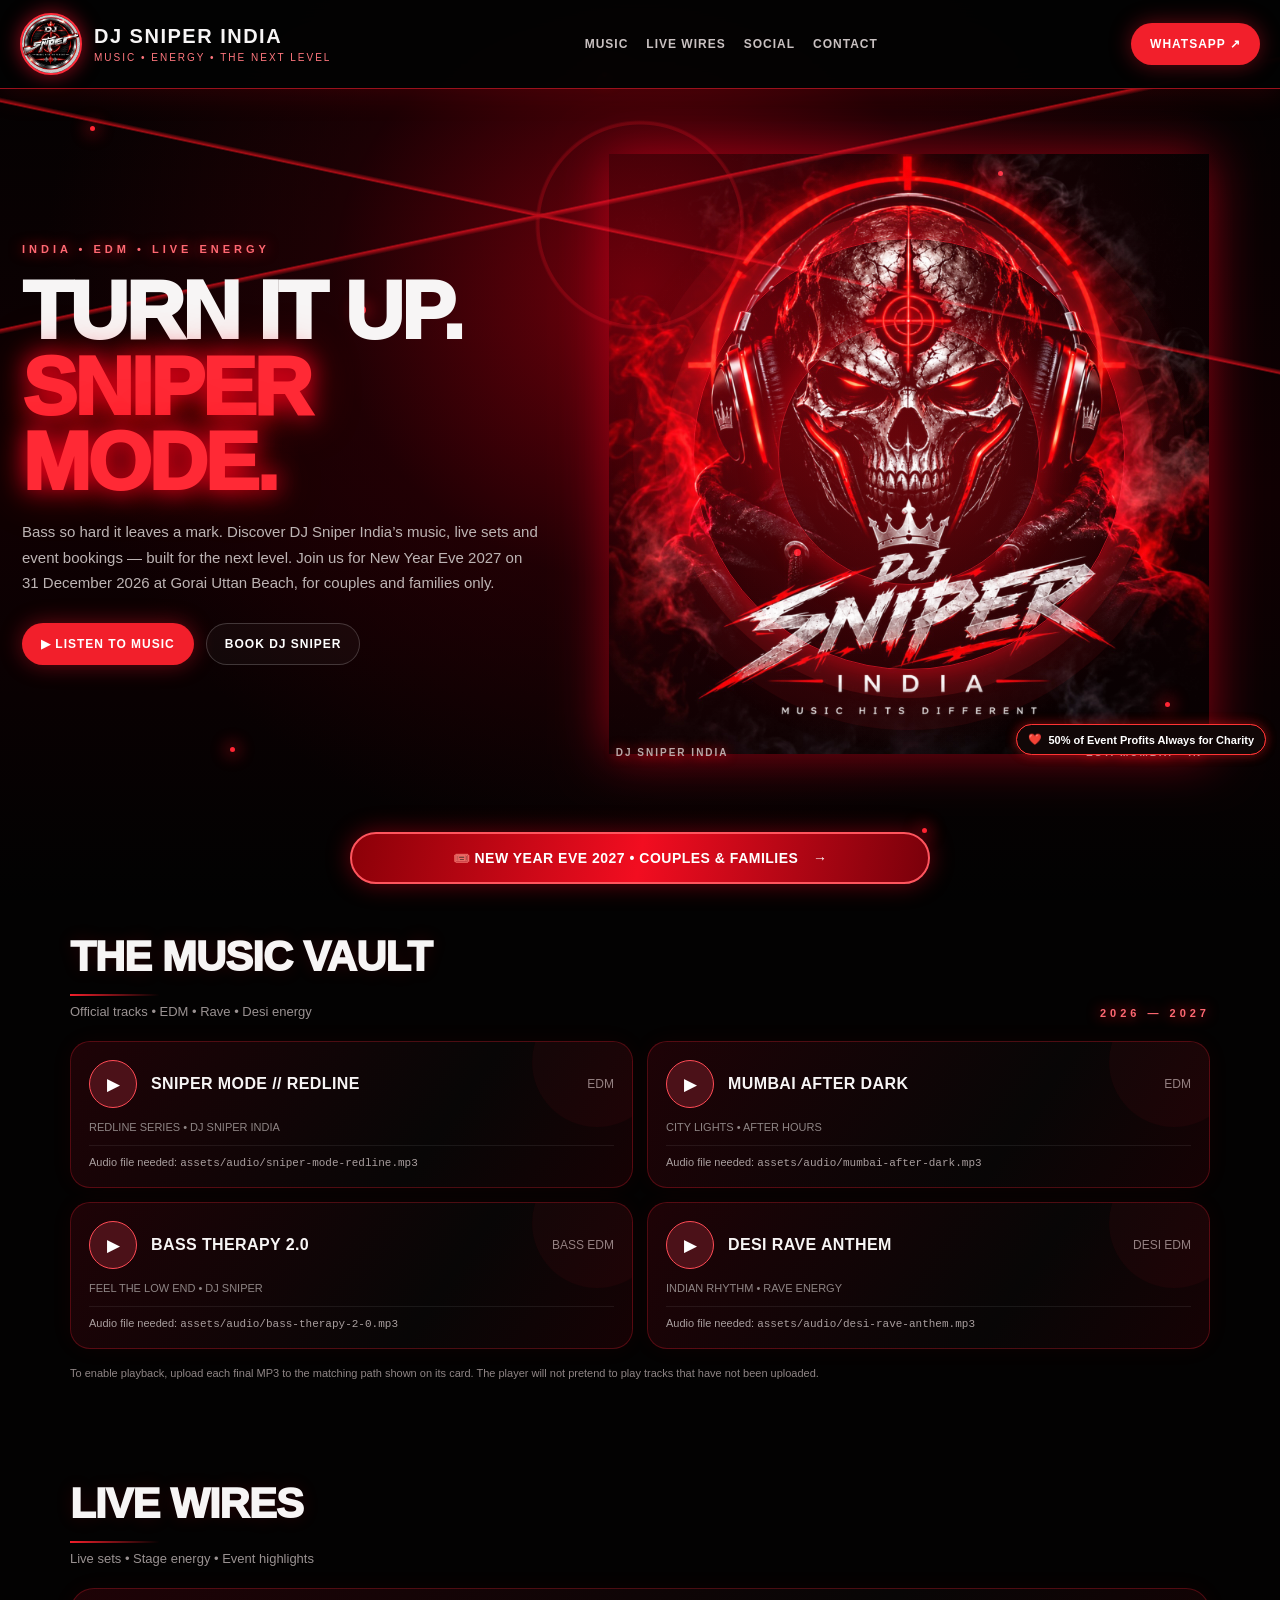
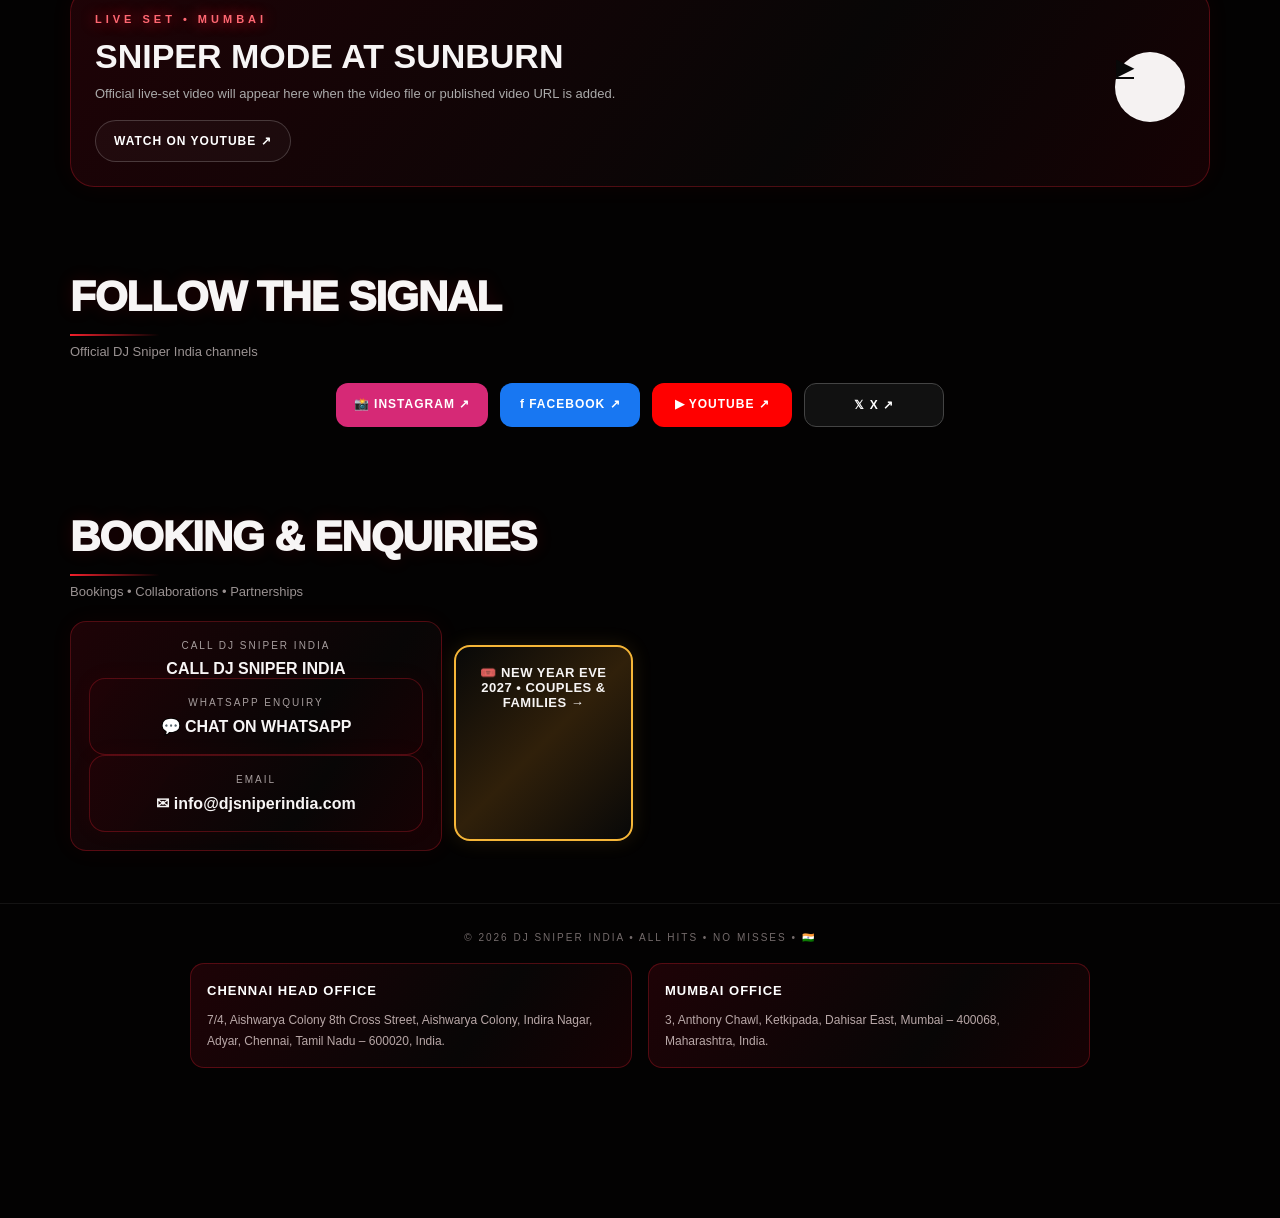
<file: index.html>
<!DOCTYPE html>
<html lang="en">
<head>
  <!-- Google tag (gtag.js) -->
<script async src="https://www.googletagmanager.com/gtag/js?id=G-HPMJDN6FB5"></script>
<script>
  window.dataLayer = window.dataLayer || [];
  function gtag(){dataLayer.push(arguments);}
  gtag('js', new Date());

  gtag('config', 'G-D4YTMY7X0W');
</script>
  <meta charset="UTF-8">
  <meta name="viewport" content="width=device-width, initial-scale=1">
  <meta name="theme-color" content="#080808">
  <meta name="description" content="DJ Sniper India — Music, Energy, The Next Level. Official music, live sets, bookings and New Year 2027 event enquiries.">
  <title>DJ SNIPER INDIA | Official Website</title>
  <link rel="icon" type="image/png" href="logo.png">
  <style>
    :root{--bg:#070707;--panel:#111010;--red:#f21f2b;--red2:#ff414b;--muted:#9a9292;--white:#f7f5f5;--gold:#f6b638;--cyan:#00d9ff}
    *{box-sizing:border-box}
    html{scroll-behavior:smooth}
    body{margin:0;background:var(--bg);color:var(--white);font-family:Arial,Helvetica,sans-serif;overflow-x:hidden}
    body:before{content:"";position:fixed;inset:0;pointer-events:none;z-index:-1;background:radial-gradient(circle at 15% 12%,#5a080d55,transparent 25%),radial-gradient(circle at 85% 45%,#4d090c44,transparent 30%),linear-gradient(180deg,#050505,#0c0708 55%,#050505)}
    a{color:inherit}
    .particles{position:fixed;inset:0;z-index:-1;pointer-events:none;overflow:hidden}
    .particles i{position:absolute;width:5px;height:5px;border-radius:50%;background:#ff2634;box-shadow:0 0 16px 5px #ff152455;animation:float 9s ease-in-out infinite}
    .particles i:nth-child(1){left:7%;top:14%;animation-delay:-1s}.particles i:nth-child(2){left:28%;top:34%;width:8px;height:8px;animation-delay:-4s}.particles i:nth-child(3){left:78%;top:19%;animation-delay:-3s}.particles i:nth-child(4){left:62%;top:61%;width:7px;height:7px;animation-delay:-6s}.particles i:nth-child(5){left:91%;top:78%;animation-delay:-2s}.particles i:nth-child(6){left:18%;top:83%;animation-delay:-5s}.particles i:nth-child(7){left:47%;top:8%;animation-delay:-7s}.particles i:nth-child(8){left:72%;top:92%;animation-delay:-4s}
    @keyframes float{0%,100%{transform:translateY(0);opacity:.3}50%{transform:translateY(-24px);opacity:1}}
    header{position:sticky;top:0;z-index:20;background:#080808eF;border-bottom:1px solid #8e111a88;backdrop-filter:blur(14px)}
    .nav{max-width:1180px;margin:auto;padding:13px 20px;display:flex;align-items:center;justify-content:space-between;gap:16px}
    .brand{display:flex;align-items:center;gap:12px;text-decoration:none;min-width:0}
    .brand-mark{width:44px;height:44px;border-radius:50%;display:grid;place-items:center;border:1px solid #ff343f;background:radial-gradient(circle,#5e1017,#080808 70%);color:#fff;font-weight:900;font-size:12px;box-shadow:0 0 18px #ff142944}
    .brand-title{font-weight:900;letter-spacing:2px;font-size:14px}.brand-sub{font-size:10px;color:#ff777e;letter-spacing:2px;margin-top:4px}
    .navlinks{display:flex;gap:18px;align-items:center}.navlinks a{text-decoration:none;color:#c9c1c1;font-size:12px;font-weight:700;letter-spacing:1px}.navlinks a:hover{color:#fff}
    .btn{display:inline-flex;align-items:center;justify-content:center;gap:8px;padding:13px 18px;border-radius:999px;text-decoration:none;font-weight:900;font-size:12px;letter-spacing:1px;border:1px solid transparent;transition:transform .2s,filter .2s;cursor:pointer}
    .btn:hover{transform:translateY(-2px);filter:brightness(1.12)}
    .btn-red{background:var(--red);color:#fff;box-shadow:0 0 20px #ff172e44}.btn-outline{border-color:#ffffff30;background:#ffffff08;color:#fff}
    .hero{max-width:1180px;margin:auto;padding:72px 20px 58px;min-height:520px;display:grid;grid-template-columns:1.1fr .9fr;align-items:center;gap:36px}
    .eyebrow{color:#ff646d;letter-spacing:4px;font-size:11px;font-weight:900}
    h1{font-size:clamp(42px,7vw,82px);line-height:.92;letter-spacing:-3px;margin:18px 0 20px;font-weight:1000}
    h1 span{color:#ff2935;text-shadow:0 0 28px #ff182a55}
    .hero p{max-width:550px;color:#bdb4b4;line-height:1.7;font-size:15px}
    .hero-actions{display:flex;flex-wrap:wrap;gap:12px;margin-top:27px}
    .hero-art{min-height:350px;border:1px solid #6f151d88;border-radius:28px;background:linear-gradient(145deg,#32080caa,#080808 55%,#1b0709);display:flex;align-items:center;justify-content:center;position:relative;overflow:hidden;box-shadow:0 0 60px #f21f2b0d}
    .hero-art:before,.hero-art:after{content:"";position:absolute;width:280px;height:280px;border:1px solid #ff263422;border-radius:50%;box-shadow:0 0 0 28px #ff26340b,0 0 0 56px #ff263407}
    .hero-art:after{width:170px;height:170px}
    .disc{width:185px;height:185px;border-radius:50%;position:relative;z-index:1;background:repeating-radial-gradient(circle,#141414 0 3px,#252020 4px 5px);border:5px solid #2a2424;box-shadow:0 0 38px #ff1c2b33;display:grid;place-items:center;animation:spin 14s linear infinite}
    .disc:before{content:"";width:58px;height:58px;border-radius:50%;background:radial-gradient(circle,#f6b638 0 5px,#c51b27 6px 18px,#101010 19px);border:2px solid #f5a8aa}
    @keyframes spin{to{transform:rotate(360deg)}}
    .art-label{position:absolute;bottom:22px;left:22px;right:22px;display:flex;justify-content:space-between;gap:10px;color:#b9a8a8;font-size:10px;letter-spacing:2px;font-weight:800}
    section{scroll-margin-top:80px}.section{max-width:1180px;margin:auto;padding:34px 20px 52px}
    .section-head{display:flex;align-items:end;justify-content:space-between;gap:16px;margin-bottom:22px}
    .section-head h2{margin:0;font-size:clamp(27px,4vw,42px);font-weight:1000;letter-spacing:-1px}.section-head p{margin:8px 0 0;color:var(--muted);font-size:13px}
    .line{height:2px;width:90px;margin-top:13px;background:linear-gradient(90deg,var(--red),transparent)}
    .music-grid{display:grid;grid-template-columns:repeat(2,minmax(0,1fr));gap:14px}
    .track{border:1px solid #ffffff18;border-radius:20px;background:linear-gradient(120deg,#171010dd,#0c0b0b);padding:18px;min-width:0;position:relative;overflow:hidden}
    .track:after{content:"";position:absolute;right:-30px;top:-45px;width:130px;height:130px;border-radius:50%;background:#f21f2b0c;pointer-events:none}
    .track-top{display:flex;align-items:center;gap:14px}
    .play{width:48px;height:48px;border:1px solid #ff4b55;border-radius:50%;background:#4b1118;color:#fff;font-size:17px;cursor:pointer;flex:0 0 auto}
    .play:hover,.play.playing{background:var(--red)}
    .track-name{font-size:16px;font-weight:900;letter-spacing:.4px;overflow-wrap:anywhere}
    .track-meta{margin-left:auto;color:#8e8585;font-size:12px;white-space:nowrap}
    .track-note{color:#8e8585;font-size:11px;margin:13px 0 10px}
    audio{width:100%;height:32px;accent-color:var(--red)}
    .track audio[hidden]{display:none}
    .track-missing{font-size:11px;color:#a89e9e;border-top:1px solid #ffffff12;margin-top:12px;padding-top:10px}
    .live-card{border:1px solid #6b151c88;border-radius:24px;padding:24px;background:linear-gradient(130deg,#28080bcc,#090909 65%);display:grid;grid-template-columns:1fr auto;align-items:center;gap:18px}
    .live-card h3{font-size:clamp(22px,4vw,34px);margin:0 0 8px}.live-card p{color:#aaa;line-height:1.6;margin:0;font-size:13px}
    .live-play{width:70px;height:70px;border-radius:50%;border:1px solid #ffffff44;background:#f5f2f2;color:#080808;font-size:24px;cursor:pointer}
    .social-row{display:flex;justify-content:center;flex-wrap:wrap;gap:12px;margin-top:24px}
    .social{min-width:140px;padding:14px 18px;border-radius:12px;text-decoration:none;font-size:12px;font-weight:900;letter-spacing:1px;text-align:center;color:#fff}
    .instagram{background:#d62976}.facebook{background:#1877f2}.youtube{background:#f00}
    .contact-grid{display:grid;grid-template-columns:repeat(3,minmax(0,1fr));gap:12px;margin-top:22px}
    .contact-card{border:1px solid #ffffff19;border-radius:16px;padding:18px;background:#ffffff06;text-align:center}.contact-card small{display:block;color:#a69d9d;font-size:10px;letter-spacing:2px;margin-bottom:9px}.contact-card a{font-weight:900;text-decoration:none;overflow-wrap:anywhere}
    .event-actions{display:grid;grid-template-columns:1fr 1fr;gap:14px;margin-top:24px}
    .event-btn{border-radius:16px;padding:18px;text-align:center;text-decoration:none;font-size:13px;font-weight:900;letter-spacing:.5px}
    .sponsor{background:linear-gradient(110deg,#7c3aed,#00cfff);border:2px solid var(--cyan);box-shadow:0 0 20px #00cfff30}
    .ticket{background:linear-gradient(135deg,#080808,#30200a,#080808);border:2px solid var(--gold);box-shadow:0 0 20px #f6b63820}
    footer{text-align:center;border-top:1px solid #ffffff12;padding:28px 20px 110px;color:#746b6b;font-size:10px;letter-spacing:2px}
    .floating{position:fixed;right:15px;bottom:18px;z-index:30;display:flex;flex-direction:column;gap:10px}
    .float-btn{width:52px;height:52px;border-radius:50%;display:grid;place-items:center;color:#fff;text-decoration:none;font-size:22px;font-weight:900;box-shadow:0 0 20px #0008;border:1px solid #ffffff30}
    .float-wa{background:#25d366}.float-call{background:#e91d2b}
    @media(max-width:760px){.nav{padding:11px 14px}.navlinks{display:none}.hero{grid-template-columns:1fr;padding-top:54px;min-height:0}.hero-art{min-height:270px}.music-grid{grid-template-columns:1fr}.contact-grid{grid-template-columns:1fr}.event-actions{grid-template-columns:1fr}.section{padding:28px 14px 40px}.section-head{align-items:start;flex-direction:column}.track{padding:15px}.track-name{font-size:14px}.track-meta{font-size:11px}.hero p{font-size:14px}}
    @media(prefers-reduced-motion:reduce){*,*:before,*:after{animation:none!important;scroll-behavior:auto!important;transition:none!important}}

    /* DJ SNIPER INDIA: red-glow / laser theme */
    body{background:#030202}
    body:before{z-index:-2;background:radial-gradient(ellipse at 50% 32%,#a50010a8 0%,#32000680 34%,transparent 66%),linear-gradient(180deg,#020202,#100002 55%,#020202)}
    body:after{content:"";position:fixed;inset:0;pointer-events:none;z-index:-1;opacity:.65;background:linear-gradient(168deg,transparent 28%,#ff111b 28.15%,transparent 28.55%),linear-gradient(12deg,transparent 68%,#ff111b 68.15%,transparent 68.5%),radial-gradient(circle at 50% 25%,transparent 0 100px,#ff101b55 101px 103px,transparent 105px);mix-blend-mode:screen}
    header{background:#030303eF;border-bottom:1px solid #ff1b2d99;box-shadow:0 5px 30px #ff001522}
    .nav{max-width:1400px}.brand-mark{width:62px;height:62px;object-fit:cover;border-radius:50%;padding:0;border:2px solid #ff2b3a;background:#050505;box-shadow:0 0 20px #ff102f99}
    .brand-title{font-size:clamp(13px,2vw,20px);letter-spacing:1.5px}.brand-sub{font-size:10px}
    .navlinks a:hover{color:#ff424d;text-shadow:0 0 12px #ff2438}
    .hero{max-width:1400px;min-height:calc(100vh - 90px);padding:45px 22px 125px;grid-template-columns:.85fr 1.15fr;gap:22px}
    .hero-art{min-height:500px;border:0;border-radius:28px;background:radial-gradient(circle,#ff101b55,transparent 65%);box-shadow:none;overflow:visible}
    .hero-art:before{width:min(34vw,430px);height:min(34vw,430px);border-color:#ff182caa;box-shadow:0 0 30px #ff071a99,0 0 0 28px #ff263422,0 0 0 60px #ff263411}
    .hero-art:after{width:min(22vw,260px);height:min(22vw,260px);border-color:#ff1c2c88;box-shadow:0 0 35px #ff071a99}
    .hero-skull{position:relative;z-index:1;width:min(100%,610px);max-height:600px;object-fit:contain;filter:drop-shadow(0 0 26px #ff001c88);mix-blend-mode:screen}
    .art-label{z-index:2;bottom:-4px;left:8%;right:8%;text-shadow:0 0 12px #ff1020}
    .eyebrow{color:#ff6872;text-shadow:0 0 14px #ff182a}
    h1 span{text-shadow:0 0 24px #ff001c,0 0 50px #ff001c66}
    .btn-red{box-shadow:0 0 22px #ff172e66}
    .track,.live-card,.contact-card{border-color:#ff253544;background:linear-gradient(125deg,#210307e8,#080606 65%,#160204);box-shadow:0 0 25px #ff00120c}
    .section-head h2{text-shadow:0 0 18px #ff102022}
    .event-actions{margin-bottom:10px}
    .floating-events{position:fixed;z-index:50;left:50%;bottom:16px;transform:translateX(-50%);width:min(580px,calc(100% - 24px));display:flex;flex-direction:column;gap:8px;align-items:stretch}
    .floating-events .event-btn{display:flex;align-items:center;justify-content:center;min-height:52px;padding:13px 14px;border-radius:999px;font-size:clamp(11px,2.5vw,14px);line-height:1.2;backdrop-filter:blur(12px)}
    .floating-events .sponsor{background:linear-gradient(100deg,#782bff,#00c9ff);border:2px solid #05dfff;box-shadow:0 0 25px #00cfff66}
    .floating-events .ticket{background:linear-gradient(100deg,#8b0008,#f20d20,#79000a);border:2px solid #ff555e;color:#fff;box-shadow:0 0 25px #ff001c66}
    .floating{right:12px;bottom:145px;z-index:49}.float-btn{box-shadow:0 0 24px #ff001c44}
    footer{padding-bottom:150px}
    @media(max-width:760px){.nav{gap:8px;padding:10px 12px}.brand{gap:9px}.brand-mark{width:52px;height:52px;flex:0 0 52px}.brand-title{font-size:clamp(11px,3.2vw,15px);letter-spacing:.5px}.brand-sub{font-size:8px;letter-spacing:1px}.nav>.btn{padding:11px 12px;font-size:10px}.hero{grid-template-columns:1fr;padding:38px 18px 145px;gap:12px;text-align:center}.hero-art{grid-row:1;min-height:320px;margin:0 -5px}.hero-skull{max-height:360px;width:100%}.hero-art:before{width:260px;height:260px}.hero-art:after{width:170px;height:170px}.hero-actions{justify-content:center}.hero p{margin-left:auto;margin-right:auto}.art-label{bottom:-2px}.floating{bottom:145px;right:8px;gap:7px}.float-btn{width:43px;height:43px;font-size:19px}.floating-events{bottom:8px;width:calc(100% - 20px);gap:7px}.floating-events .event-btn{min-height:47px;padding:11px 8px;font-size:11px;letter-spacing:0}.section{padding-bottom:35px}footer{padding-bottom:135px}}
    @media(max-width:390px){.brand-sub{display:none!important}.brand-mark{width:45px;height:45px;flex-basis:45px}.nav>.btn{font-size:9px;padding:10px}.hero-art{min-height:280px}}

/* DJ SNIPER CHARITY BUTTON */
.charity-mini-btn {
  position: fixed;
  right: 14px;
  bottom: 145px;
  z-index: 9999;
  display: inline-flex;
  align-items: center;
  gap: 6px;
  max-width: calc(100vw - 28px);
  padding: 8px 11px;
  border: 1px solid #ff3434;
  border-radius: 30px;
  background: rgba(18, 8, 8, 0.96);
  color: #fff;
  font-size: 11px;
  font-weight: 700;
  text-decoration: none;
  box-shadow: 0 0 12px rgba(255, 30, 30, 0.25);
}

.charity-mini-btn:hover {
  background: #b90000;
}

.charity-mini-btn span {
  white-space: nowrap;
}

@media (max-width: 480px) {
  .charity-mini-btn {
    right: 10px;
    bottom: 170px;
    font-size: 10px;
    padding: 7px 9px;
  }
}
    
  </style>
</head>
<body>
  <div class="particles" aria-hidden="true"><i></i><i></i><i></i><i></i><i></i><i></i><i></i><i></i></div>
  <header>
    <nav class="nav" aria-label="Main navigation">
      <a class="brand" href="#home">
        <img class="brand-mark" src="assets/dj-sniper-logo.jpg" alt="DJ Sniper logo">
        <span><span class="brand-title">DJ SNIPER INDIA</span><span class="brand-sub" style="display:block">MUSIC • ENERGY • THE NEXT LEVEL</span></span>
      </a>
      <div class="navlinks">
        <a href="#music">MUSIC</a><a href="#live">LIVE WIRES</a><a href="#social">SOCIAL</a><a href="#contact">CONTACT</a>
      </div>
      <a class="btn btn-red" href="https://wa.me/918451817707?text=Hi%20DJ%20SNIPER%20-%20Booking%20enquiry" target="_blank" rel="noopener noreferrer">WHATSAPP ↗</a>
    </nav>
  </header>
  
<a href="charity.html" class="charity-mini-btn" aria-label="Charity - 50% of Event Profits Always">
  ❤️ <span>50% of Event Profits Always for Charity</span>
</a>
  

  <main>
    <section class="hero" id="home">
      <div>
        <div class="eyebrow">INDIA • EDM • LIVE ENERGY</div>
        <h1>TURN IT UP.<br><span>SNIPER MODE.</span></h1>
        <p>Bass so hard it leaves a mark. Discover DJ Sniper India’s music, live sets and event bookings — built for the next level. Join us for New Year Eve 2027 on 31 December 2026 at Gorai Uttan Beach, for couples and families only.</p>
        <div class="hero-actions">
          <a class="btn btn-red" href="#music">▶ LISTEN TO MUSIC</a>
          <a class="btn btn-outline" href="#contact">BOOK DJ SNIPER</a>
        </div>
      </div>
      <div class="hero-art" aria-label="DJ Sniper skull artwork"><img class="hero-skull" src="assets/dj-sniper-skull.jpg" alt="DJ Sniper India skull and headphones artwork"><div class="art-label"><span>DJ SNIPER INDIA</span><span>EST. MUMBAI • IN</span></div></div>
    </section>

    <section class="section" id="music">
      <div class="section-head"><div><h2>THE MUSIC VAULT</h2><div class="line"></div><p>Official tracks • EDM • Rave • Desi energy</p></div><span class="eyebrow">2026 — 2027</span></div>
      <div class="music-grid">
        <article class="track" data-audio="assets/audio/sniper-mode-redline.mp3">
          <div class="track-top"><button class="play" aria-label="Play Sniper Mode Redline">▶</button><div class="track-name">SNIPER MODE // REDLINE</div><div class="track-meta">EDM</div></div>
          <div class="track-note">REDLINE SERIES • DJ SNIPER INDIA</div><audio controls preload="none" hidden></audio><div class="track-missing">Audio file needed: <code>assets/audio/sniper-mode-redline.mp3</code></div>
        </article>
        <article class="track" data-audio="assets/audio/mumbai-after-dark.mp3">
          <div class="track-top"><button class="play" aria-label="Play Mumbai After Dark">▶</button><div class="track-name">MUMBAI AFTER DARK</div><div class="track-meta">EDM</div></div>
          <div class="track-note">CITY LIGHTS • AFTER HOURS</div><audio controls preload="none" hidden></audio><div class="track-missing">Audio file needed: <code>assets/audio/mumbai-after-dark.mp3</code></div>
        </article>
        <article class="track" data-audio="assets/audio/bass-therapy-2-0.mp3">
          <div class="track-top"><button class="play" aria-label="Play Bass Therapy 2.0">▶</button><div class="track-name">BASS THERAPY 2.0</div><div class="track-meta">BASS EDM</div></div>
          <div class="track-note">FEEL THE LOW END • DJ SNIPER</div><audio controls preload="none" hidden></audio><div class="track-missing">Audio file needed: <code>assets/audio/bass-therapy-2-0.mp3</code></div>
        </article>
        <article class="track" data-audio="assets/audio/desi-rave-anthem.mp3">
          <div class="track-top"><button class="play" aria-label="Play Desi Rave Anthem">▶</button><div class="track-name">DESI RAVE ANTHEM</div><div class="track-meta">DESI EDM</div></div>
          <div class="track-note">INDIAN RHYTHM • RAVE ENERGY</div><audio controls preload="none" hidden></audio><div class="track-missing">Audio file needed: <code>assets/audio/desi-rave-anthem.mp3</code></div>
        </article>
      </div>
      <p style="color:#8f8585;font-size:11px;line-height:1.6;margin-top:16px">To enable playback, upload each final MP3 to the matching path shown on its card. The player will not pretend to play tracks that have not been uploaded.</p>
    </section>

    <section class="section" id="live">
      <div class="section-head"><div><h2>LIVE WIRES</h2><div class="line"></div><p>Live sets • Stage energy • Event highlights</p></div></div>
      <div class="live-card">
        <div><div class="eyebrow" style="margin-bottom:12px">LIVE SET • MUMBAI</div><h3>SNIPER MODE AT SUNBURN</h3><p>Official live-set video will appear here when the video file or published video URL is added.</p><a class="btn btn-outline" style="margin-top:16px" href="https://youtube.com/@djsniperindia.official" target="_blank" rel="noopener noreferrer">WATCH ON YOUTUBE ↗</a></div>
        <a class="live-play" href="https://youtube.com/@djsniperindia.official" target="_blank" rel="noopener noreferrer" aria-label="Open DJ Sniper YouTube">▶</a>
      </div>
    </section>

    <section class="section" id="social">
      <div class="section-head"><div><h2>FOLLOW THE SIGNAL</h2><div class="line"></div><p>Official DJ Sniper India channels</p></div></div>
      <div class="social-row">
        <a class="social instagram" href="https://www.instagram.com/djsniperindia.official/" target="_blank" rel="noopener noreferrer">📸 INSTAGRAM ↗</a>
        <a class="social facebook" href="https://www.facebook.com/share/1DiQLA8yAy/" target="_blank" rel="noopener noreferrer">f FACEBOOK ↗</a>
        <a class="social youtube" href="https://youtube.com/@djsniperindia.official" target="_blank" rel="noopener noreferrer">▶ YOUTUBE ↗</a>
        <a class="social" style="background:#111;border:1px solid #444" href="https://x.com/" target="_blank" rel="noopener noreferrer">𝕏 X ↗</a>
      </div>
    </section>

    <section class="section" id="contact">
      <div class="section-head"><div><h2>BOOKING & ENQUIRIES</h2><div class="line"></div><p>Bookings • Collaborations • Partnerships</p></div></div>
      <div class="contact-grid">
        <div class="contact-card"><small>CALL DJ SNIPER INDIA</small><a href="tel:+918828441091">CALL DJ SNIPER INDIA</a>
        <div class="contact-card"><small>WHATSAPP ENQUIRY</small><a href="https://wa.me/918828441091?text=Hi%20DJ%20SNIPER%20-%20Booking%20enquiry" target="_blank" rel="noopener noreferrer">💬 CHAT ON WHATSAPP</a></div>
        <div class="contact-card"><small>EMAIL</small><a href="mailto:info@djsniperindia.com">✉ info@djsniperindia.com</a></div>
      </div>
      <div class="event-actions">
        <a class="event-btn ticket" href="new-year-2027.html">🎟️ NEW YEAR EVE 2027 • COUPLES &amp; FAMILIES →</a>
      </div>
    </section>
  </main>

  <footer>
    <div>© 2026 DJ SNIPER INDIA • ALL HITS • NO MISSES • 🇮🇳</div>
    <div style="max-width:900px;margin:20px auto 0;display:grid;grid-template-columns:repeat(auto-fit,minmax(240px,1fr));gap:16px;text-align:left;letter-spacing:normal;font-size:12px;line-height:1.7;color:#b9a8a8">
      <div style="border:1px solid #ff253544;border-radius:14px;padding:16px;background:linear-gradient(125deg,#210307e8,#080606 65%,#160204)">
        <strong style="display:block;color:#fff;font-size:13px;letter-spacing:1px;margin-bottom:8px">CHENNAI HEAD OFFICE</strong>
        7/4, Aishwarya Colony 8th Cross Street, Aishwarya Colony, Indira Nagar, Adyar, Chennai, Tamil Nadu – 600020, India.
      </div>
      <div style="border:1px solid #ff253544;border-radius:14px;padding:16px;background:linear-gradient(125deg,#210307e8,#080606 65%,#160204)">
        <strong style="display:block;color:#fff;font-size:13px;letter-spacing:1px;margin-bottom:8px">MUMBAI OFFICE</strong>
        3, Anthony Chawl, Ketkipada, Dahisar East, Mumbai – 400068, Maharashtra, India.
      </div>
    </div>
  </footer>
  <div class="floating-events" aria-label="Floating event quick links">
    <a class="event-btn ticket" href="new-year-2027.html">🎟️ NEW YEAR EVE 2027 • COUPLES &amp; FAMILIES　→</a>
  </div>


  <script>
    // Each player expects the matching MP3 to be uploaded into assets/audio/.
    document.querySelectorAll('.track').forEach(function(card){
      const button = card.querySelector('.play');
      const audio = card.querySelector('audio');
      const missing = card.querySelector('.track-missing');
      const src = card.dataset.audio;
      audio.src = src;
      button.addEventListener('click', function(){
        if (!audio.querySelector('source')) {
          audio.load();
        }
        if (audio.error) {
          missing.textContent = 'Track not uploaded yet. Add the MP3 file at: ' + src;
          return;
        }
        audio.hidden = false;
        if (audio.paused) {
          document.querySelectorAll('.track audio').forEach(function(other){if(other!==audio) other.pause();});
          audio.play().then(function(){button.textContent='Ⅱ';button.classList.add('playing');}).catch(function(){missing.textContent='Could not play this file. Check that the MP3 exists at: ' + src;});
        } else {
          audio.pause();button.textContent='▶';button.classList.remove('playing');
        }
      });
      audio.addEventListener('ended', function(){button.textContent='▶';button.classList.remove('playing');});
      audio.addEventListener('pause', function(){button.textContent='▶';button.classList.remove('playing');});
    });
  </script>
  
<!-- DJ Sniper Charity Button -->
<a href="charity.html" class="charity-mini-btn"
   aria-label="Charity - 50% of Event Profits Always">
  ❤️ <span>50% of Event Profits Always for Charity</span>
</a>
  
</body>
</html>
</file>
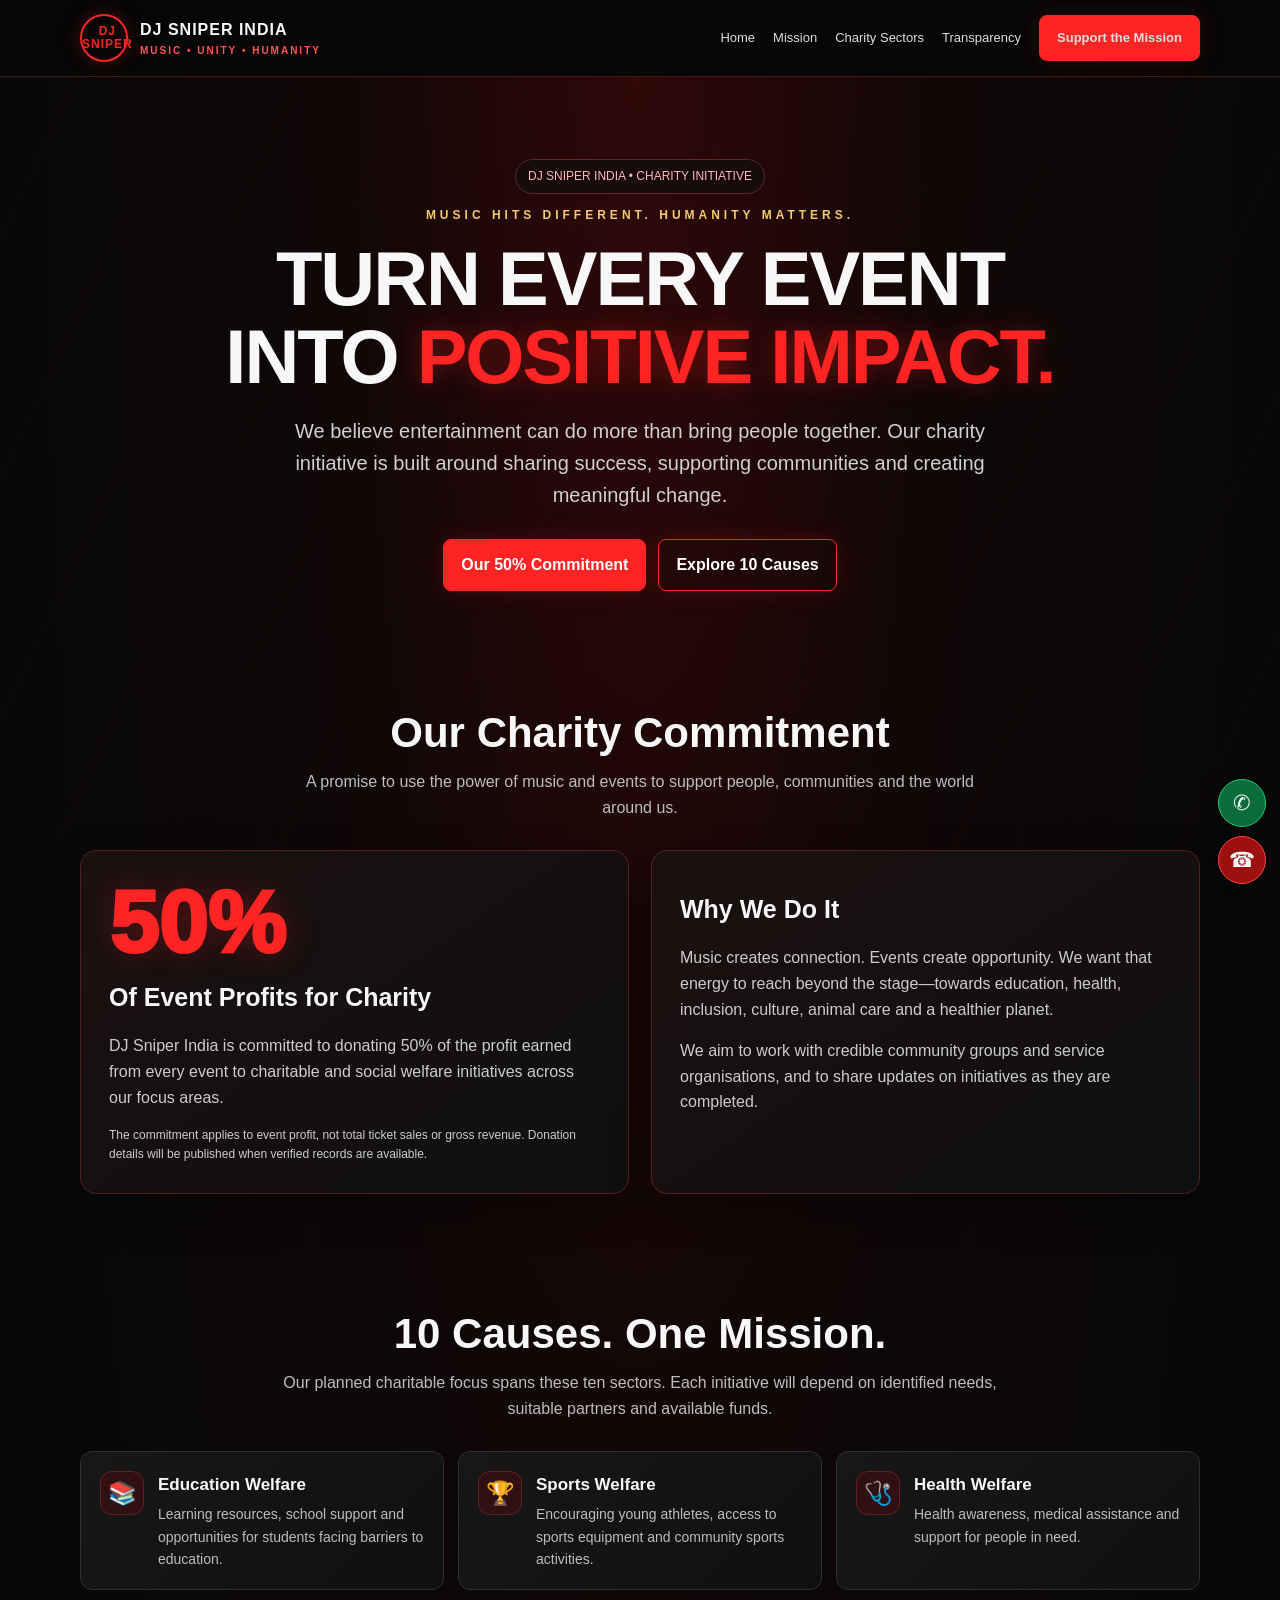
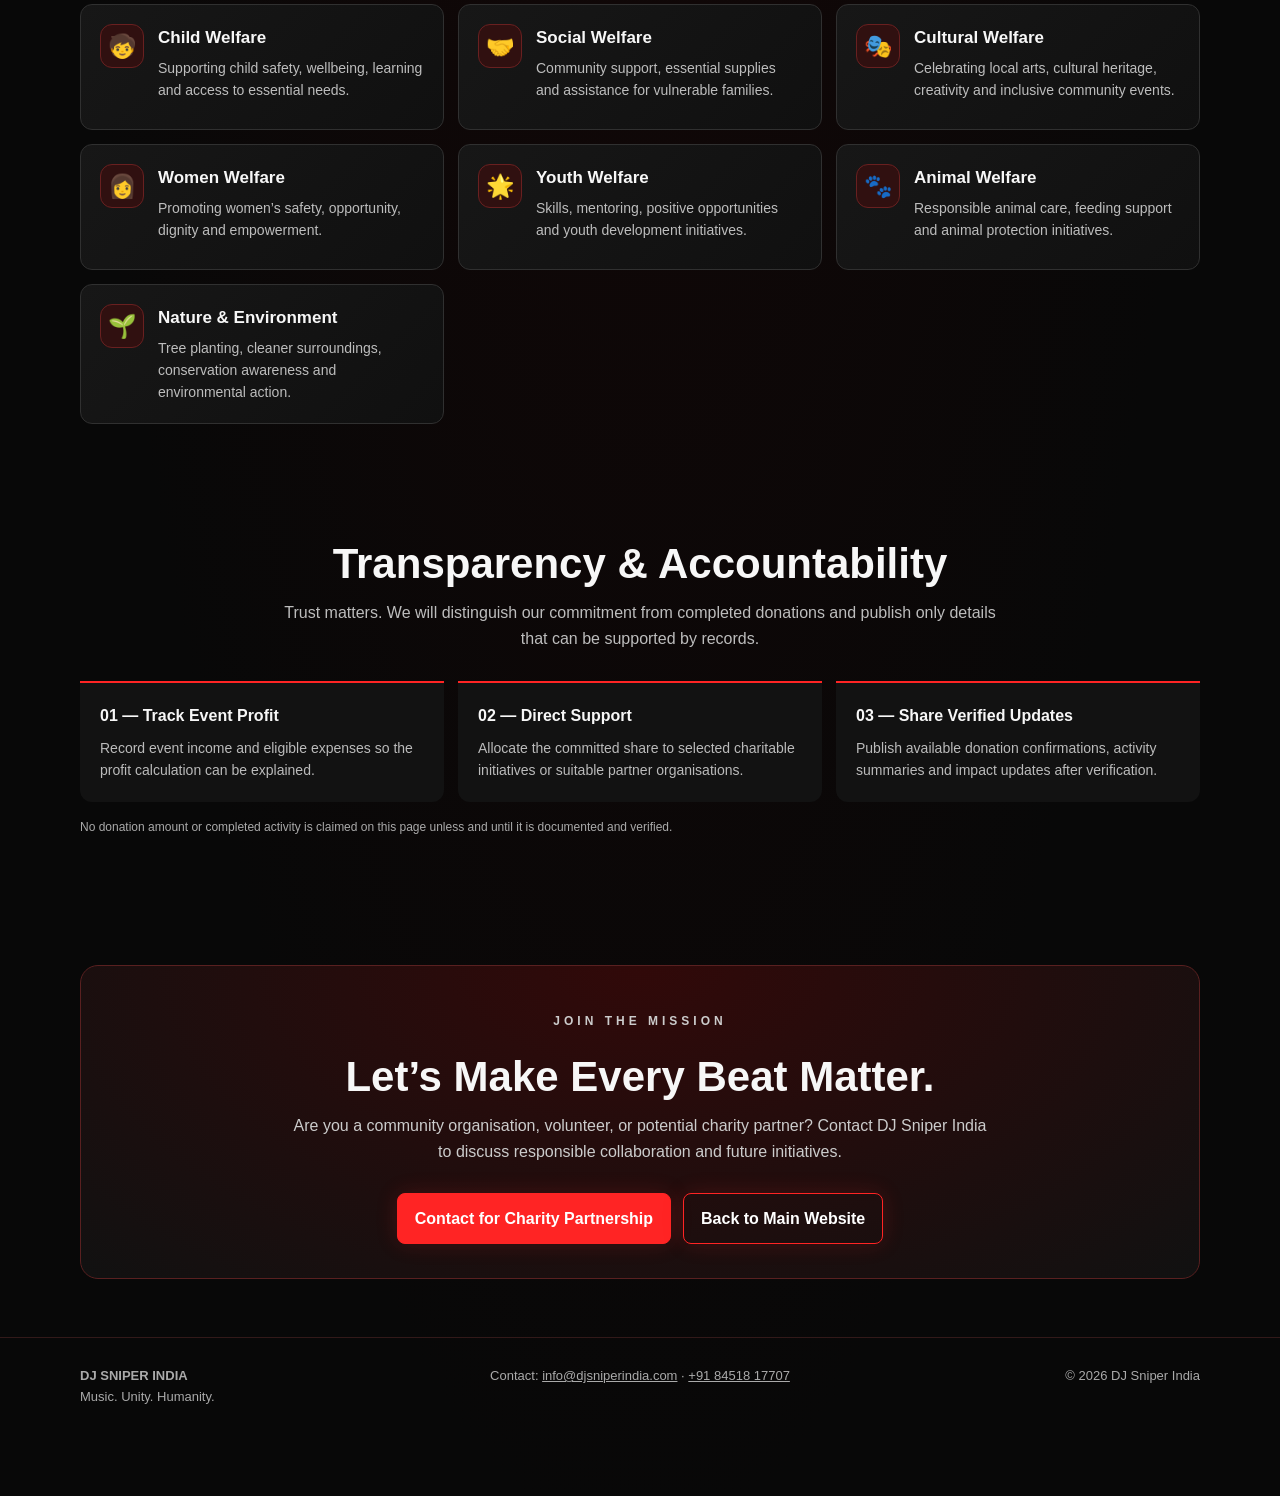
<file: charity.html>
<!doctype html>
<html lang="en">
<head>
  <!-- Google tag (gtag.js) -->
<script async src="https://www.googletagmanager.com/gtag/js?id=G-HPMJDN6FB5"></script>
<script>
  window.dataLayer = window.dataLayer || [];
  function gtag(){dataLayer.push(arguments);}
  gtag('js', new Date());
  gtag('config', 'G-HPMJDN6FB5');
</script>
<meta charset="utf-8">
<meta name="viewport" content="width=device-width, initial-scale=1">
<meta name="theme-color" content="#090909">
<meta name="description" content="DJ Sniper India Charity Initiative — supporting education, sports, health, children, communities, culture, women, youth, animals and nature.">
<title>Charity Initiative | DJ Sniper India</title>
<style>
:root{--red:#ff2424;--red2:#b40000;--gold:#f4c96b;--bg:#080808;--panel:#141414;--muted:#bdbdbd;--line:#303030}
*{box-sizing:border-box}
html{scroll-behavior:smooth}
body{margin:0;background:radial-gradient(ellipse at 50% 0%,#310808 0%,#100707 34%,var(--bg) 72%);color:#f7f7f7;font-family:Arial,Helvetica,sans-serif;line-height:1.6}
body:before{content:"";position:fixed;inset:0;pointer-events:none;z-index:-1;background:repeating-linear-gradient(115deg,transparent 0 100px,rgba(255,20,20,.035) 101px 102px)}
a{color:inherit}
.wrap{width:min(1120px,92%);margin:auto}
header{position:sticky;top:0;z-index:20;background:rgba(7,7,7,.92);backdrop-filter:blur(12px);border-bottom:1px solid #4a1717}
.nav{min-height:76px;display:flex;align-items:center;justify-content:space-between;gap:18px}
.brand{display:flex;align-items:center;gap:12px;text-decoration:none;font-weight:900;letter-spacing:1px}
.brand-mark{width:48px;height:48px;border-radius:50%;border:2px solid var(--red);display:grid;place-items:center;color:var(--red);font-size:12px;text-align:center;line-height:1.05;box-shadow:0 0 18px #ff242444}
.brand small{display:block;color:#ff5555;font-size:10px;letter-spacing:2px}
.navlinks{display:flex;gap:18px;align-items:center;flex-wrap:wrap}
.navlinks a{text-decoration:none;font-size:13px;color:#ddd}
.navlinks a:hover{color:var(--red)}
.btn{display:inline-flex;justify-content:center;align-items:center;gap:8px;text-decoration:none;font-weight:800;border-radius:8px;padding:12px 17px;border:1px solid var(--red);background:var(--red);color:#fff;box-shadow:0 0 22px #ff24242a;transition:.2s}
.btn:hover{transform:translateY(-2px);box-shadow:0 0 28px #ff242466}
.btn.outline{background:transparent;color:#fff}
.hero{padding:82px 0 60px;text-align:center;position:relative;overflow:hidden}
.kicker{color:var(--gold);font-size:12px;font-weight:800;letter-spacing:4px;text-transform:uppercase}
h1{font-size:clamp(36px,7vw,76px);line-height:1.02;margin:15px auto;letter-spacing:-2px;text-transform:uppercase}
h1 span{color:var(--red);text-shadow:0 0 24px #ff24245c}
.lead{max-width:760px;margin:20px auto;color:#d0d0d0;font-size:clamp(16px,2.3vw,20px)}
.hero-actions{display:flex;justify-content:center;gap:12px;flex-wrap:wrap;margin-top:28px}
.pill{display:inline-block;border:1px solid #5b2929;background:#170b0b;padding:7px 12px;border-radius:99px;color:#ffb6b6;font-size:12px}
.section{padding:58px 0}
.section-title{text-align:center;margin:0 0 12px;font-size:clamp(26px,4vw,42px);line-height:1.15}
.section-intro{text-align:center;color:var(--muted);max-width:720px;margin:0 auto 30px}
.commitment{display:grid;grid-template-columns:1fr 1fr;gap:22px;align-items:stretch}
.feature{background:linear-gradient(145deg,#1b1010,#101010);border:1px solid #552020;border-radius:16px;padding:28px;box-shadow:0 15px 40px #0005}
.big-number{font-size:clamp(56px,9vw,88px);font-weight:950;line-height:1;color:var(--red);text-shadow:0 0 30px #ff242440}
.feature h2{margin:10px 0;font-size:25px}
.feature p{color:#ccc;margin-bottom:0}
.note{font-size:12px;color:#aaa;margin-top:16px}
.sectors{display:grid;grid-template-columns:repeat(2,minmax(0,1fr));gap:14px}
.sector{display:flex;gap:14px;align-items:flex-start;padding:19px;background:linear-gradient(135deg,#171717,#101010);border:1px solid var(--line);border-radius:12px;min-height:126px}
.sector-icon{width:44px;height:44px;flex:0 0 44px;display:grid;place-items:center;border-radius:12px;background:#301010;border:1px solid #692020;font-size:23px}
.sector h3{margin:0 0 5px;font-size:17px}
.sector p{margin:0;color:#bdbdbd;font-size:14px}
.steps{display:grid;grid-template-columns:repeat(3,1fr);gap:14px}
.step{border-top:2px solid var(--red);background:#121212;border-radius:0 0 12px 12px;padding:20px}
.step strong{display:block;margin-bottom:8px}
.step p{margin:0;color:#bbb;font-size:14px}
.cta{border:1px solid #592020;background:radial-gradient(ellipse at top,#310909,#111);border-radius:18px;padding:34px;text-align:center}
.cta p{max-width:700px;margin:12px auto 22px;color:#ccc}
footer{border-top:1px solid #321919;padding:28px 0 88px;color:#aaa;font-size:13px}
.footer-row{display:flex;justify-content:space-between;gap:18px;flex-wrap:wrap}
.floaters{position:fixed;right:14px;bottom:16px;z-index:30;display:flex;flex-direction:column;gap:9px;align-items:flex-end}
.floaters a{width:48px;height:48px;border-radius:50%;display:grid;place-items:center;text-decoration:none;font-size:21px;background:#151515;border:1px solid #5b2828;box-shadow:0 0 15px #0009}
.floaters a.whatsapp{background:#0b6c3b;border-color:#1acb70}
.floaters a.call{background:#9e1010;border-color:#ff4444}
@media(min-width:850px){.sectors{grid-template-columns:repeat(3,minmax(0,1fr))}}
@media(max-width:700px){.nav{padding:12px 0;align-items:flex-start}.navlinks{gap:10px;justify-content:flex-end}.navlinks a{font-size:12px}.navlinks .desktop-cta{display:none}.commitment{grid-template-columns:1fr}.steps{grid-template-columns:1fr}.hero{padding:60px 0 42px}.section{padding:42px 0}.feature{padding:23px}.cta{padding:26px 18px}}
@media(max-width:440px){.brand{gap:8px;font-size:13px}.brand-mark{width:40px;height:40px}.brand small{font-size:8px}.navlinks{max-width:165px}.sectors{grid-template-columns:1fr}.hero-actions .btn{width:100%}}
</style>
</head>
<body>
<header>
  <div class="wrap nav">
    <a class="brand" href="index.html" aria-label="DJ Sniper India home">
      <span class="brand-mark">DJ<br>SNIPER</span>
      <span>DJ SNIPER INDIA<small>MUSIC • UNITY • HUMANITY</small></span>
    </a>
    <nav class="navlinks" aria-label="Main navigation">
      <a href="index.html">Home</a>
      <a href="#mission">Mission</a>
      <a href="#sectors">Charity Sectors</a>
      <a href="#transparency">Transparency</a>
      <a class="btn desktop-cta" href="#join">Support the Mission</a>
    </nav>
  </div>
</header>

<main>
<section class="hero">
  <div class="wrap">
    <span class="pill">DJ SNIPER INDIA • CHARITY INITIATIVE</span>
    <p class="kicker">Music Hits Different. Humanity Matters.</p>
    <h1>Turn Every Event<br>Into <span>Positive Impact.</span></h1>
    <p class="lead">We believe entertainment can do more than bring people together. Our charity initiative is built around sharing success, supporting communities and creating meaningful change.</p>
    <div class="hero-actions">
      <a class="btn" href="#mission">Our 50% Commitment</a>
      <a class="btn outline" href="#sectors">Explore 10 Causes</a>
    </div>
  </div>
</section>

<section class="section" id="mission">
  <div class="wrap">
    <h2 class="section-title">Our Charity Commitment</h2>
    <p class="section-intro">A promise to use the power of music and events to support people, communities and the world around us.</p>
    <div class="commitment">
      <article class="feature">
        <div class="big-number">50%</div>
        <h2>Of Event Profits for Charity</h2>
        <p>DJ Sniper India is committed to donating 50% of the profit earned from every event to charitable and social welfare initiatives across our focus areas.</p>
        <p class="note">The commitment applies to event profit, not total ticket sales or gross revenue. Donation details will be published when verified records are available.</p>
      </article>
      <article class="feature">
        <h2>Why We Do It</h2>
        <p>Music creates connection. Events create opportunity. We want that energy to reach beyond the stage—towards education, health, inclusion, culture, animal care and a healthier planet.</p>
        <p>We aim to work with credible community groups and service organisations, and to share updates on initiatives as they are completed.</p>
      </article>
    </div>
  </div>
</section>

<section class="section" id="sectors">
  <div class="wrap">
    <h2 class="section-title">10 Causes. One Mission.</h2>
    <p class="section-intro">Our planned charitable focus spans these ten sectors. Each initiative will depend on identified needs, suitable partners and available funds.</p>
    <div class="sectors">
      <article class="sector"><div class="sector-icon">📚</div><div><h3>Education Welfare</h3><p>Learning resources, school support and opportunities for students facing barriers to education.</p></div></article>
      <article class="sector"><div class="sector-icon">🏆</div><div><h3>Sports Welfare</h3><p>Encouraging young athletes, access to sports equipment and community sports activities.</p></div></article>
      <article class="sector"><div class="sector-icon">🩺</div><div><h3>Health Welfare</h3><p>Health awareness, medical assistance and support for people in need.</p></div></article>
      <article class="sector"><div class="sector-icon">🧒</div><div><h3>Child Welfare</h3><p>Supporting child safety, wellbeing, learning and access to essential needs.</p></div></article>
      <article class="sector"><div class="sector-icon">🤝</div><div><h3>Social Welfare</h3><p>Community support, essential supplies and assistance for vulnerable families.</p></div></article>
      <article class="sector"><div class="sector-icon">🎭</div><div><h3>Cultural Welfare</h3><p>Celebrating local arts, cultural heritage, creativity and inclusive community events.</p></div></article>
      <article class="sector"><div class="sector-icon">👩</div><div><h3>Women Welfare</h3><p>Promoting women’s safety, opportunity, dignity and empowerment.</p></div></article>
      <article class="sector"><div class="sector-icon">🌟</div><div><h3>Youth Welfare</h3><p>Skills, mentoring, positive opportunities and youth development initiatives.</p></div></article>
      <article class="sector"><div class="sector-icon">🐾</div><div><h3>Animal Welfare</h3><p>Responsible animal care, feeding support and animal protection initiatives.</p></div></article>
      <article class="sector"><div class="sector-icon">🌱</div><div><h3>Nature & Environment</h3><p>Tree planting, cleaner surroundings, conservation awareness and environmental action.</p></div></article>
    </div>
  </div>
</section>

<section class="section" id="transparency">
  <div class="wrap">
    <h2 class="section-title">Transparency & Accountability</h2>
    <p class="section-intro">Trust matters. We will distinguish our commitment from completed donations and publish only details that can be supported by records.</p>
    <div class="steps">
      <article class="step"><strong>01 — Track Event Profit</strong><p>Record event income and eligible expenses so the profit calculation can be explained.</p></article>
      <article class="step"><strong>02 — Direct Support</strong><p>Allocate the committed share to selected charitable initiatives or suitable partner organisations.</p></article>
      <article class="step"><strong>03 — Share Verified Updates</strong><p>Publish available donation confirmations, activity summaries and impact updates after verification.</p></article>
    </div>
    <p class="note">No donation amount or completed activity is claimed on this page unless and until it is documented and verified.</p>
  </div>
</section>

<section class="section" id="join">
  <div class="wrap">
    <div class="cta">
      <p class="kicker">Join the Mission</p>
      <h2 class="section-title">Let’s Make Every Beat Matter.</h2>
      <p>Are you a community organisation, volunteer, or potential charity partner? Contact DJ Sniper India to discuss responsible collaboration and future initiatives.</p>
      <div class="hero-actions">
        <a class="btn" href="mailto:info@djsniperindia.com?subject=DJ%20Sniper%20India%20Charity%20Partnership">Contact for Charity Partnership</a>
        <a class="btn outline" href="index.html">Back to Main Website</a>
      </div>
    </div>
  </div>
</section>
</main>

<footer>
  <div class="wrap footer-row">
    <div><strong>DJ SNIPER INDIA</strong><br>Music. Unity. Humanity.</div>
    <div>Contact: <a href="mailto:info@djsniperindia.com">info@djsniperindia.com</a> · <a href="tel:+918451817707">+91 84518 17707</a></div>
    <div>© <span id="year"></span> DJ Sniper India</div>
  </div>
</footer>

<div class="floaters" aria-label="Quick contact">
  <a class="whatsapp" href="https://wa.me/918451817707?text=Hello%20DJ%20Sniper%20India%2C%20I%27d%20like%20to%20discuss%20the%20charity%20initiative." aria-label="WhatsApp DJ Sniper India" title="WhatsApp">✆</a>
  <a class="call" href="tel:+918451817707" aria-label="Call DJ Sniper India" title="Call">☎</a>
</div>
<script>document.getElementById('year').textContent = new Date().getFullYear();</script>
</body>
</html>
</file>
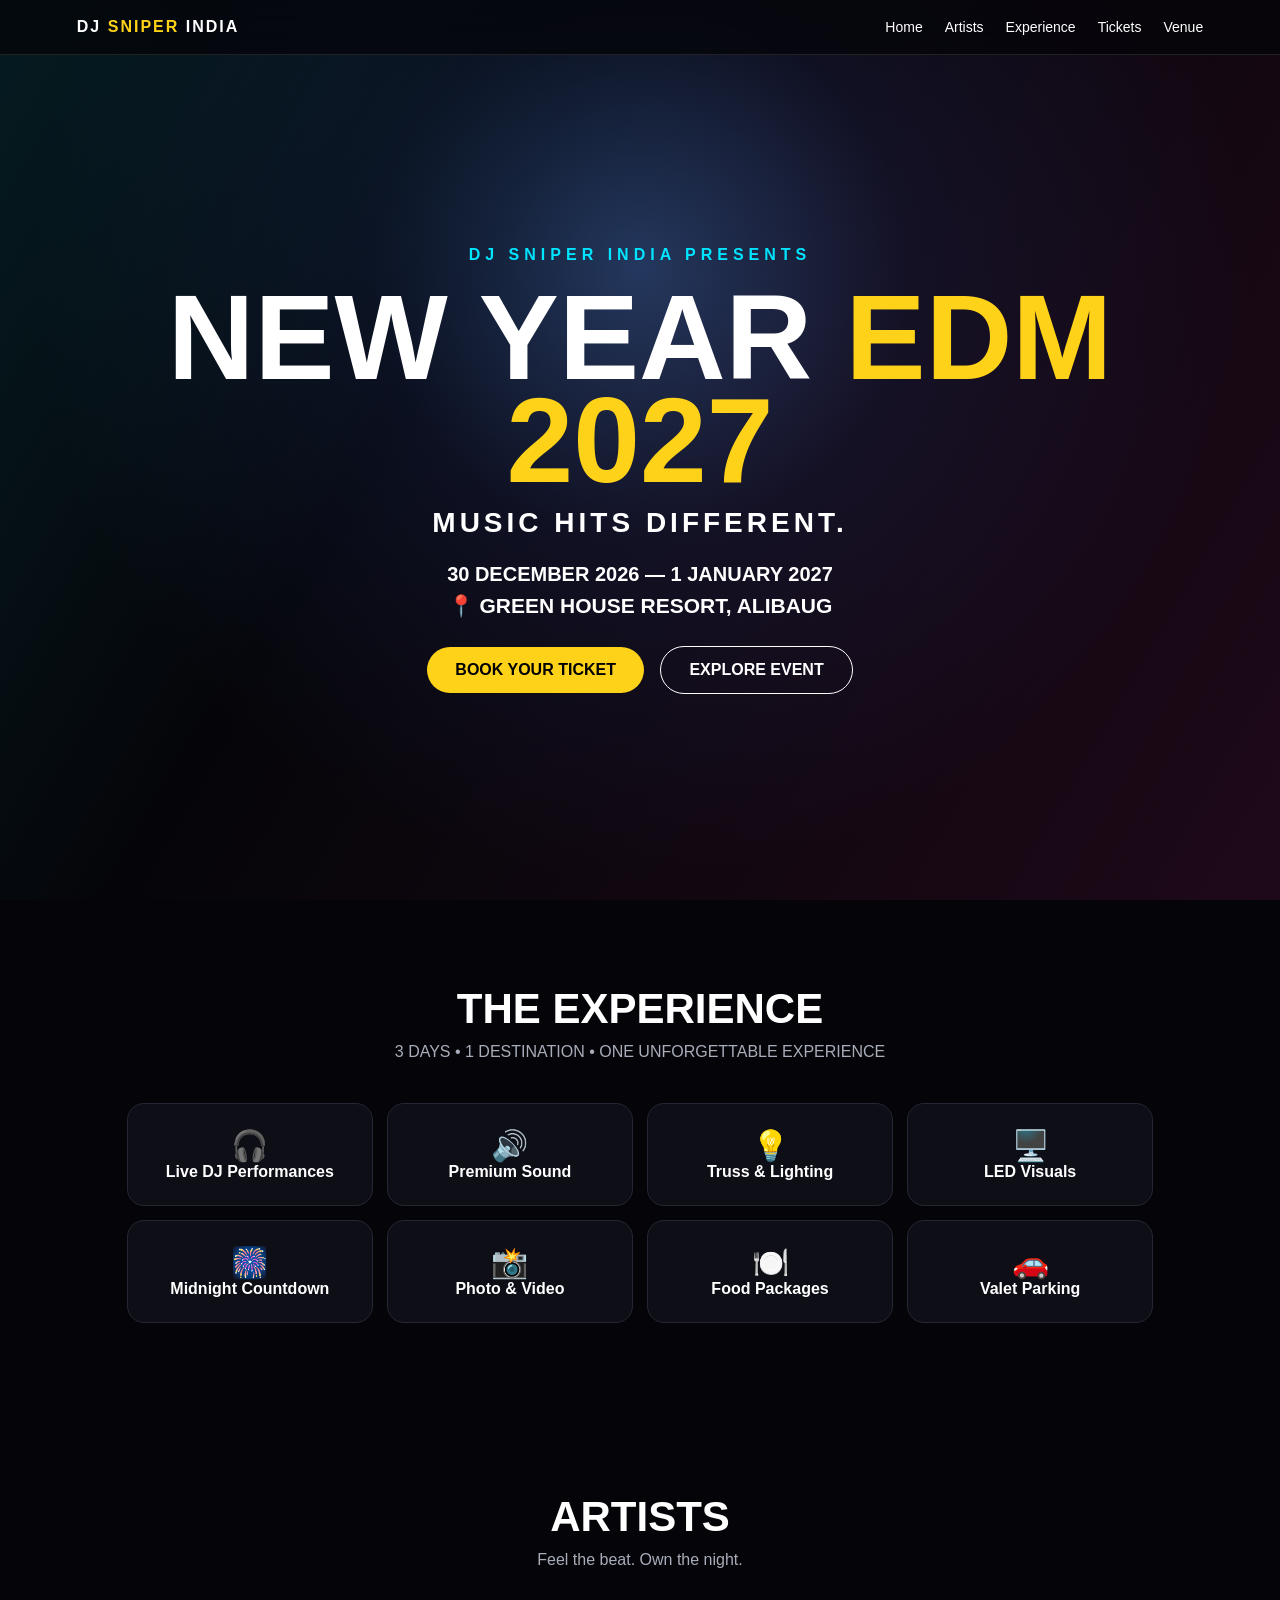
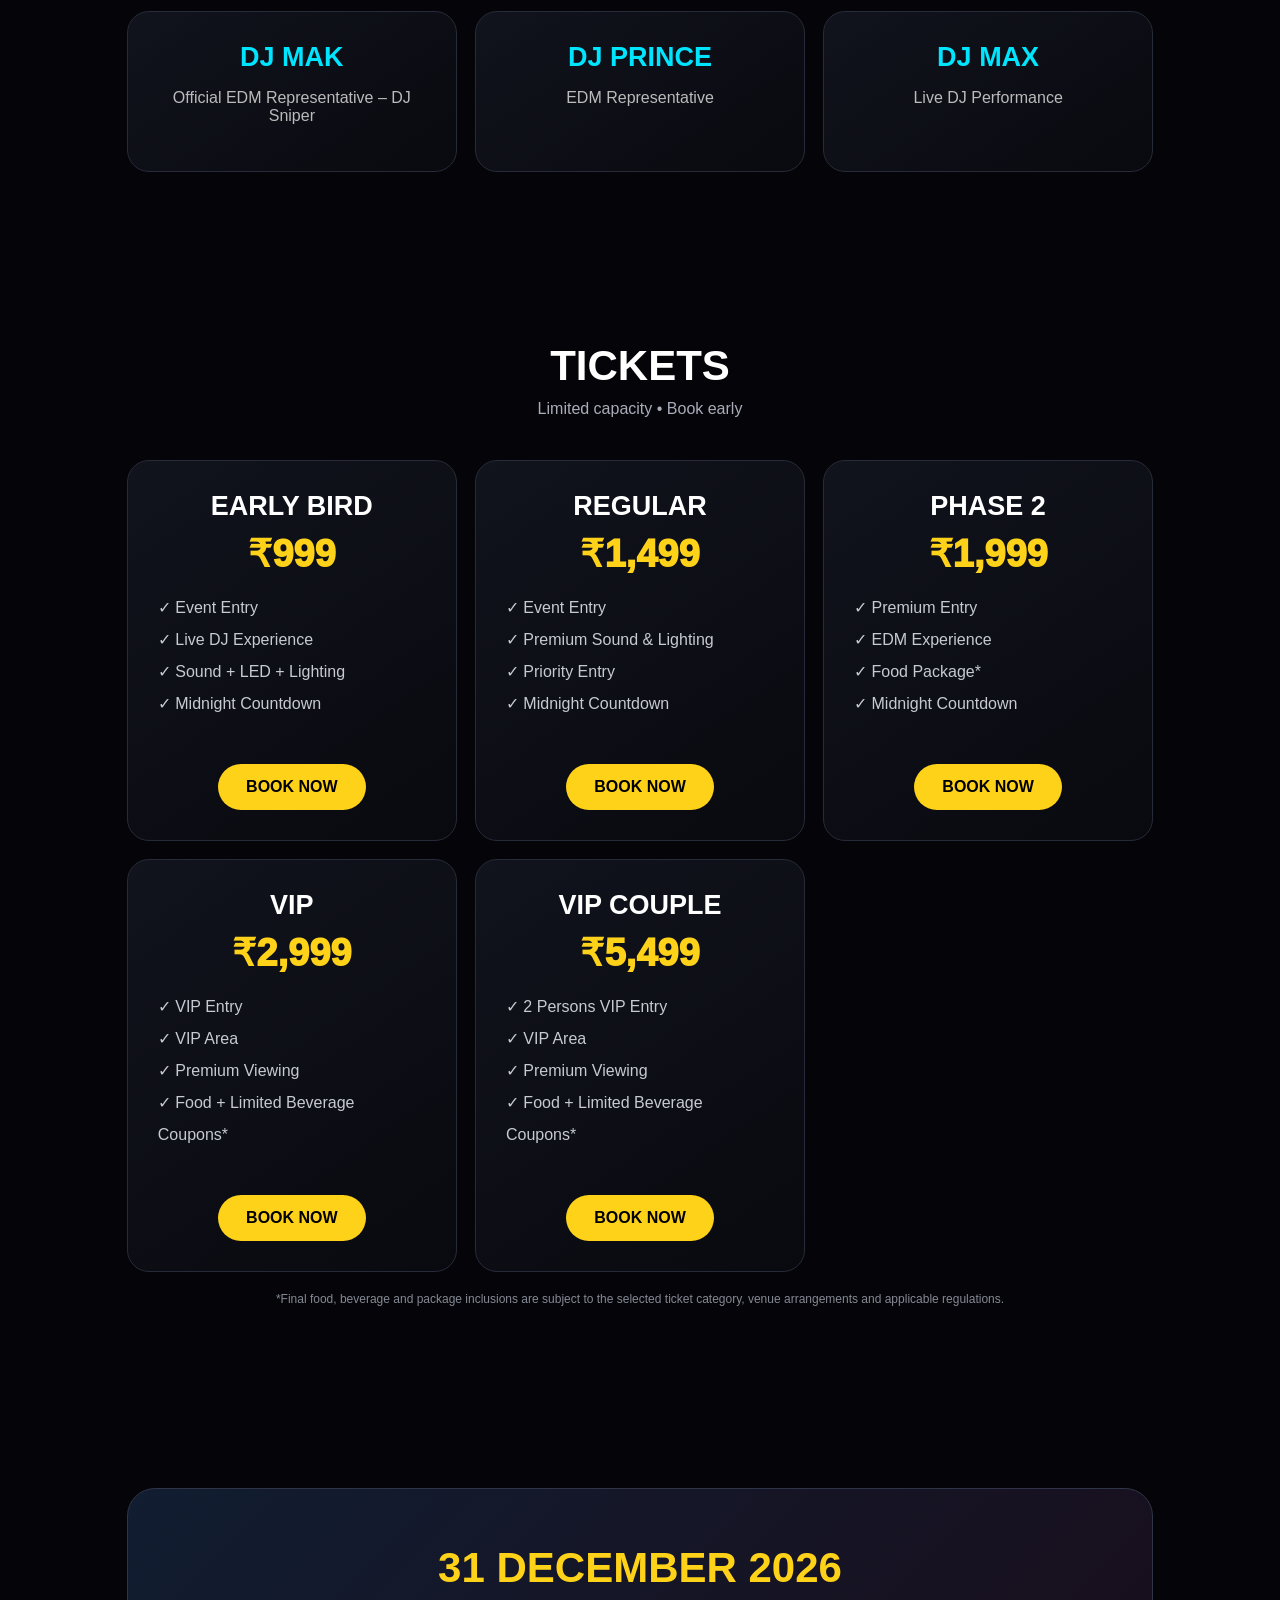
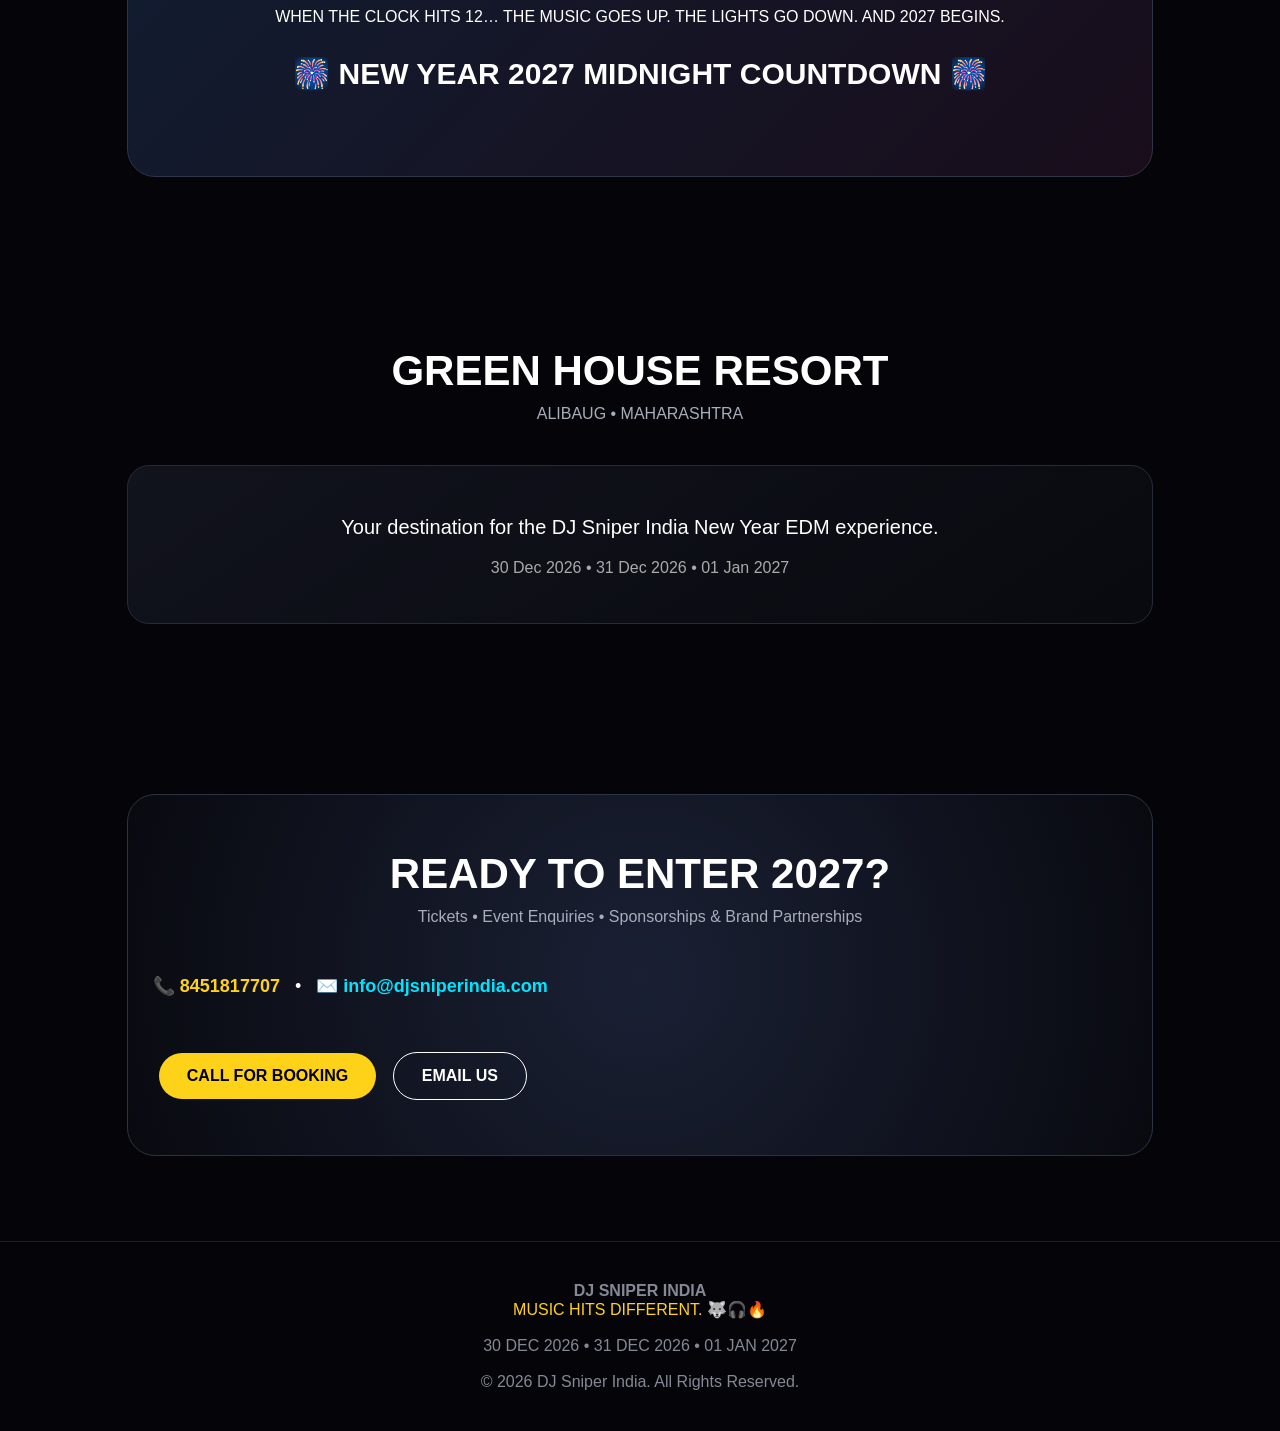
<file: DJ_Sniper_India_New_Year_2027_Premium_Event_Website_UPDATED.html>
<!DOCTYPE html>
<html lang="en">
<head>
<meta charset="UTF-8">
<meta name="viewport" content="width=device-width,initial-scale=1">
<title>DJ Sniper India | New Year EDM 2027</title>
<meta name="description" content="DJ Sniper India New Year EDM 2027 – 30 Dec 2026 to 1 Jan 2027 at Green House Resort, Alibaug.">
<style>
:root{--bg:#050509;--panel:#0d0e16;--gold:#ffd21a;--cyan:#00e5ff;--pink:#ff2aa1;--muted:#a9adba}
*{box-sizing:border-box}html{scroll-behavior:smooth}body{margin:0;background:var(--bg);color:#fff;font-family:Arial,Helvetica,sans-serif}
nav{position:fixed;top:0;left:0;right:0;z-index:20;padding:18px 6%;display:flex;align-items:center;justify-content:space-between;background:rgba(5,5,9,.75);backdrop-filter:blur(14px);border-bottom:1px solid #222}
.logo{font-weight:900;letter-spacing:2px}.logo b{color:var(--gold)}nav a{color:#fff;text-decoration:none;margin-left:22px;font-size:14px}
.hero{min-height:100vh;display:grid;place-items:center;text-align:center;padding:100px 20px 60px;position:relative;overflow:hidden;background:radial-gradient(circle at 50% 30%,#21385d 0,#0b1020 30%,#050509 68%)}
.hero:after{content:"";position:absolute;inset:0;background:linear-gradient(120deg,rgba(0,229,255,.10),transparent 35%,rgba(255,42,161,.10))}
.hero>*{position:relative;z-index:2}.eyebrow{color:var(--cyan);font-weight:800;letter-spacing:5px}.hero h1{font-size:clamp(55px,10vw,120px);line-height:.86;margin:22px 0 15px;text-transform:uppercase}.hero h1 span{color:var(--gold)}.tag{font-size:clamp(18px,3vw,28px);letter-spacing:4px;font-weight:800}.date{margin:24px 0 8px;font-size:20px;font-weight:700}.venue{font-size:21px;font-weight:900}
.btn{display:inline-block;padding:14px 28px;border-radius:999px;text-decoration:none;font-weight:900;margin:28px 6px 0}.primary{background:var(--gold);color:#000}.outline{border:1px solid #fff;color:#fff}
section{max-width:1180px;margin:auto;padding:85px 6%}.section-title{text-align:center;font-size:42px;margin:0 0 10px}.section-sub{text-align:center;color:var(--muted);margin:0 0 42px}
.grid3{display:grid;grid-template-columns:repeat(3,1fr);gap:18px}.card{background:linear-gradient(145deg,#11131d,#090a0f);border:1px solid #272a38;border-radius:22px;padding:30px;text-align:center}.card h3{font-size:27px;margin:0 0 8px}.artist h3{color:var(--cyan)}.artist p{color:#bbb}.price{font-size:38px;color:var(--gold);font-weight:1000;margin:10px 0 16px}.card ul{list-style:none;padding:0;color:#c7cad2;line-height:2;text-align:left}.small{font-size:12px;color:#858995}
.features{display:grid;grid-template-columns:repeat(4,1fr);gap:14px}.feature{padding:24px 12px;background:var(--panel);border:1px solid #242733;border-radius:17px;text-align:center}.feature .ico{font-size:30px}
.countdown{padding:55px 20px;text-align:center;border-radius:28px;background:linear-gradient(135deg,#111d31,#190d1b);border:1px solid #303447}.countdown h2{font-size:42px;margin:0 0 10px;color:var(--gold)}
.cta{text-align:center}.cta-box{padding:55px 25px;border-radius:28px;background:radial-gradient(circle,#1a2034,#090a10);border:1px solid #2d3243}
footer{text-align:center;padding:40px 20px;border-top:1px solid #1b1d26;color:#858995}.gold{color:var(--gold)}
@media(max-width:800px){nav .links{display:none}.grid3{grid-template-columns:1fr}.features{grid-template-columns:repeat(2,1fr)}section{padding:65px 5%}}
@media(max-width:480px){.features{grid-template-columns:1fr}.hero h1{font-size:52px}.tag{letter-spacing:2px}}
</style>
</head>
<body>
<nav>
<div class="logo">DJ <b>SNIPER</b> INDIA</div>
<div class="links"><a href="#home">Home</a><a href="#artists">Artists</a><a href="#experience">Experience</a><a href="#tickets">Tickets</a><a href="#venue">Venue</a></div>
</nav>

<header class="hero" id="home">
<div>
<div class="eyebrow">DJ SNIPER INDIA PRESENTS</div>
<h1>NEW YEAR <span>EDM 2027</span></h1>
<div class="tag">MUSIC HITS DIFFERENT.</div>
<div class="date">30 DECEMBER 2026 — 1 JANUARY 2027</div>
<div class="venue">📍 GREEN HOUSE RESORT, ALIBAUG</div>
<a class="btn primary" href="#tickets">BOOK YOUR TICKET</a>
<a class="btn outline" href="#experience">EXPLORE EVENT</a>
</div>
</header>

<section id="experience">
<h2 class="section-title">THE EXPERIENCE</h2>
<p class="section-sub">3 DAYS • 1 DESTINATION • ONE UNFORGETTABLE EXPERIENCE</p>
<div class="features">
<div class="feature"><div class="ico">🎧</div><b>Live DJ Performances</b></div>
<div class="feature"><div class="ico">🔊</div><b>Premium Sound</b></div>
<div class="feature"><div class="ico">💡</div><b>Truss & Lighting</b></div>
<div class="feature"><div class="ico">🖥️</div><b>LED Visuals</b></div>
<div class="feature"><div class="ico">🎆</div><b>Midnight Countdown</b></div>
<div class="feature"><div class="ico">📸</div><b>Photo & Video</b></div>
<div class="feature"><div class="ico">🍽️</div><b>Food Packages</b></div>
<div class="feature"><div class="ico">🚗</div><b>Valet Parking</b></div>
</div>
</section>

<section id="artists">
<h2 class="section-title">ARTISTS</h2>
<p class="section-sub">Feel the beat. Own the night.</p>
<div class="grid3">
<div class="card artist"><h3>DJ MAK</h3><p>Official EDM Representative – DJ Sniper</p></div>
<div class="card artist"><h3>DJ PRINCE</h3><p>EDM Representative</p></div>
<div class="card artist"><h3>DJ MAX</h3><p>Live DJ Performance</p></div>
</div>
</section>

<section id="tickets">
<h2 class="section-title">TICKETS</h2>
<p class="section-sub">Limited capacity • Book early</p>
<div class="grid3">
<div class="card"><h3>EARLY BIRD</h3><div class="price">₹999</div><ul><li>✓ Event Entry</li><li>✓ Live DJ Experience</li><li>✓ Sound + LED + Lighting</li><li>✓ Midnight Countdown</li></ul><a class="btn primary" href="#contact">BOOK NOW</a></div>
<div class="card"><h3>REGULAR</h3><div class="price">₹1,499</div><ul><li>✓ Event Entry</li><li>✓ Premium Sound & Lighting</li><li>✓ Priority Entry</li><li>✓ Midnight Countdown</li></ul><a class="btn primary" href="#contact">BOOK NOW</a></div>
<div class="card"><h3>PHASE 2</h3><div class="price">₹1,999</div><ul><li>✓ Premium Entry</li><li>✓ EDM Experience</li><li>✓ Food Package*</li><li>✓ Midnight Countdown</li></ul><a class="btn primary" href="#contact">BOOK NOW</a></div>
<div class="card"><h3>VIP</h3><div class="price">₹2,999</div><ul><li>✓ VIP Entry</li><li>✓ VIP Area</li><li>✓ Premium Viewing</li><li>✓ Food + Limited Beverage Coupons*</li></ul><a class="btn primary" href="#contact">BOOK NOW</a></div>
<div class="card"><h3>VIP COUPLE</h3><div class="price">₹5,499</div><ul><li>✓ 2 Persons VIP Entry</li><li>✓ VIP Area</li><li>✓ Premium Viewing</li><li>✓ Food + Limited Beverage Coupons*</li></ul><a class="btn primary" href="#contact">BOOK NOW</a></div>
</div>
<p class="small" style="text-align:center;margin-top:20px">*Final food, beverage and package inclusions are subject to the selected ticket category, venue arrangements and applicable regulations.</p>
</section>

<section>
<div class="countdown">
<h2>31 DECEMBER 2026</h2>
<p>WHEN THE CLOCK HITS 12… THE MUSIC GOES UP. THE LIGHTS GO DOWN. AND 2027 BEGINS.</p>
<h3 style="font-size:30px">🎆 NEW YEAR 2027 MIDNIGHT COUNTDOWN 🎆</h3>
</div>
</section>

<section id="venue">
<h2 class="section-title">GREEN HOUSE RESORT</h2>
<p class="section-sub">ALIBAUG • MAHARASHTRA</p>
<div class="card">
<p style="font-size:20px">Your destination for the DJ Sniper India New Year EDM experience.</p>
<p style="margin-top:15px;color:#aaa">30 Dec 2026 • 31 Dec 2026 • 01 Jan 2027</p>
</div>
</section>

<section id="contact">
<div class="cta-box">
<h2 class="section-title">READY TO ENTER 2027?</h2>
<p class="section-sub">Tickets • Event Enquiries • Sponsorships & Brand Partnerships</p>
<div style="margin:20px 0;font-size:18px;line-height:2">
  📞 <a href="tel:+918451817707" style="color:var(--gold);text-decoration:none;font-weight:800">8451817707</a>
  &nbsp; • &nbsp;
  ✉️ <a href="mailto:info@djsniperindia.com" style="color:var(--cyan);text-decoration:none;font-weight:800">info@djsniperindia.com</a>
</div>
<a class="btn primary" href="tel:+918451817707">CALL FOR BOOKING</a>
<a class="btn outline" href="mailto:info@djsniperindia.com">EMAIL US</a>
</div>
</section>

<footer>
<strong>DJ SNIPER INDIA</strong><br><span class="gold">MUSIC HITS DIFFERENT.</span> 🐺🎧🔥<br><br>
30 DEC 2026 • 31 DEC 2026 • 01 JAN 2027<br><br>
© 2026 DJ Sniper India. All Rights Reserved.
</footer>
</body>
</html>
</file>
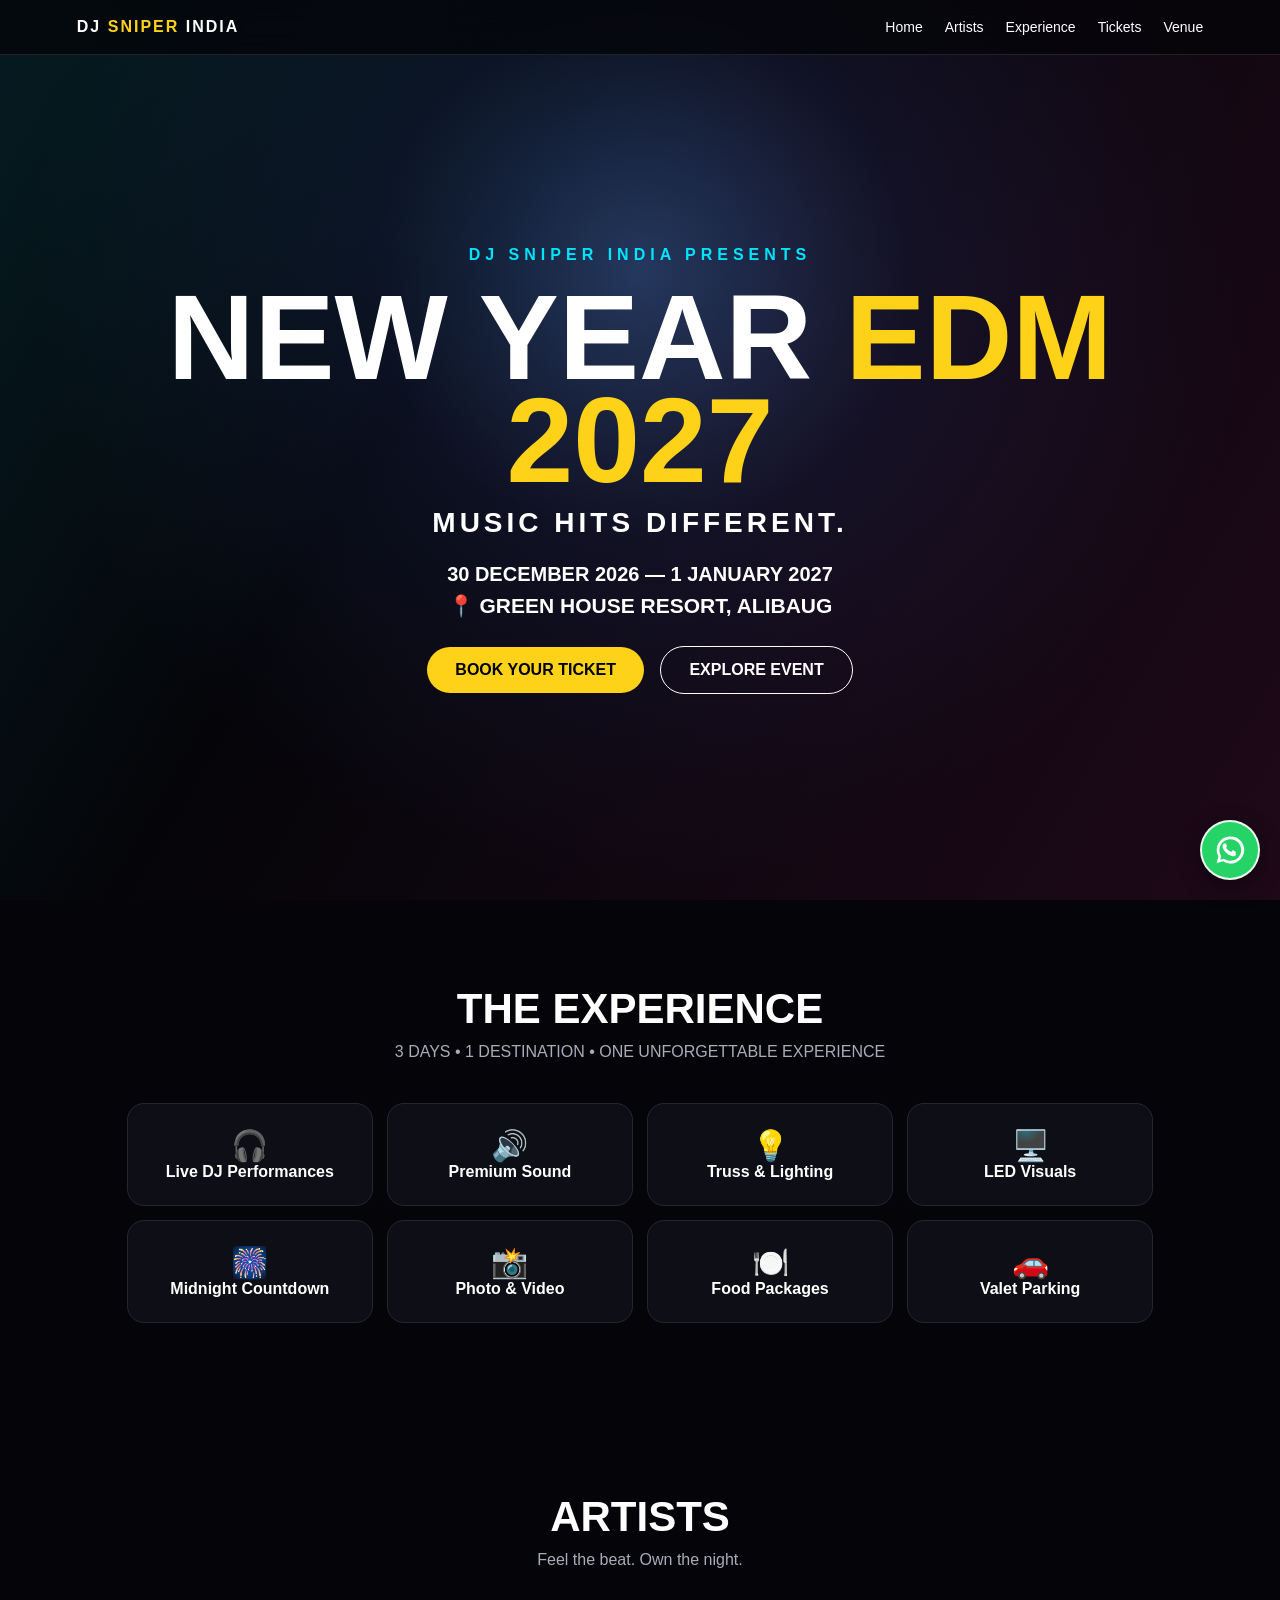
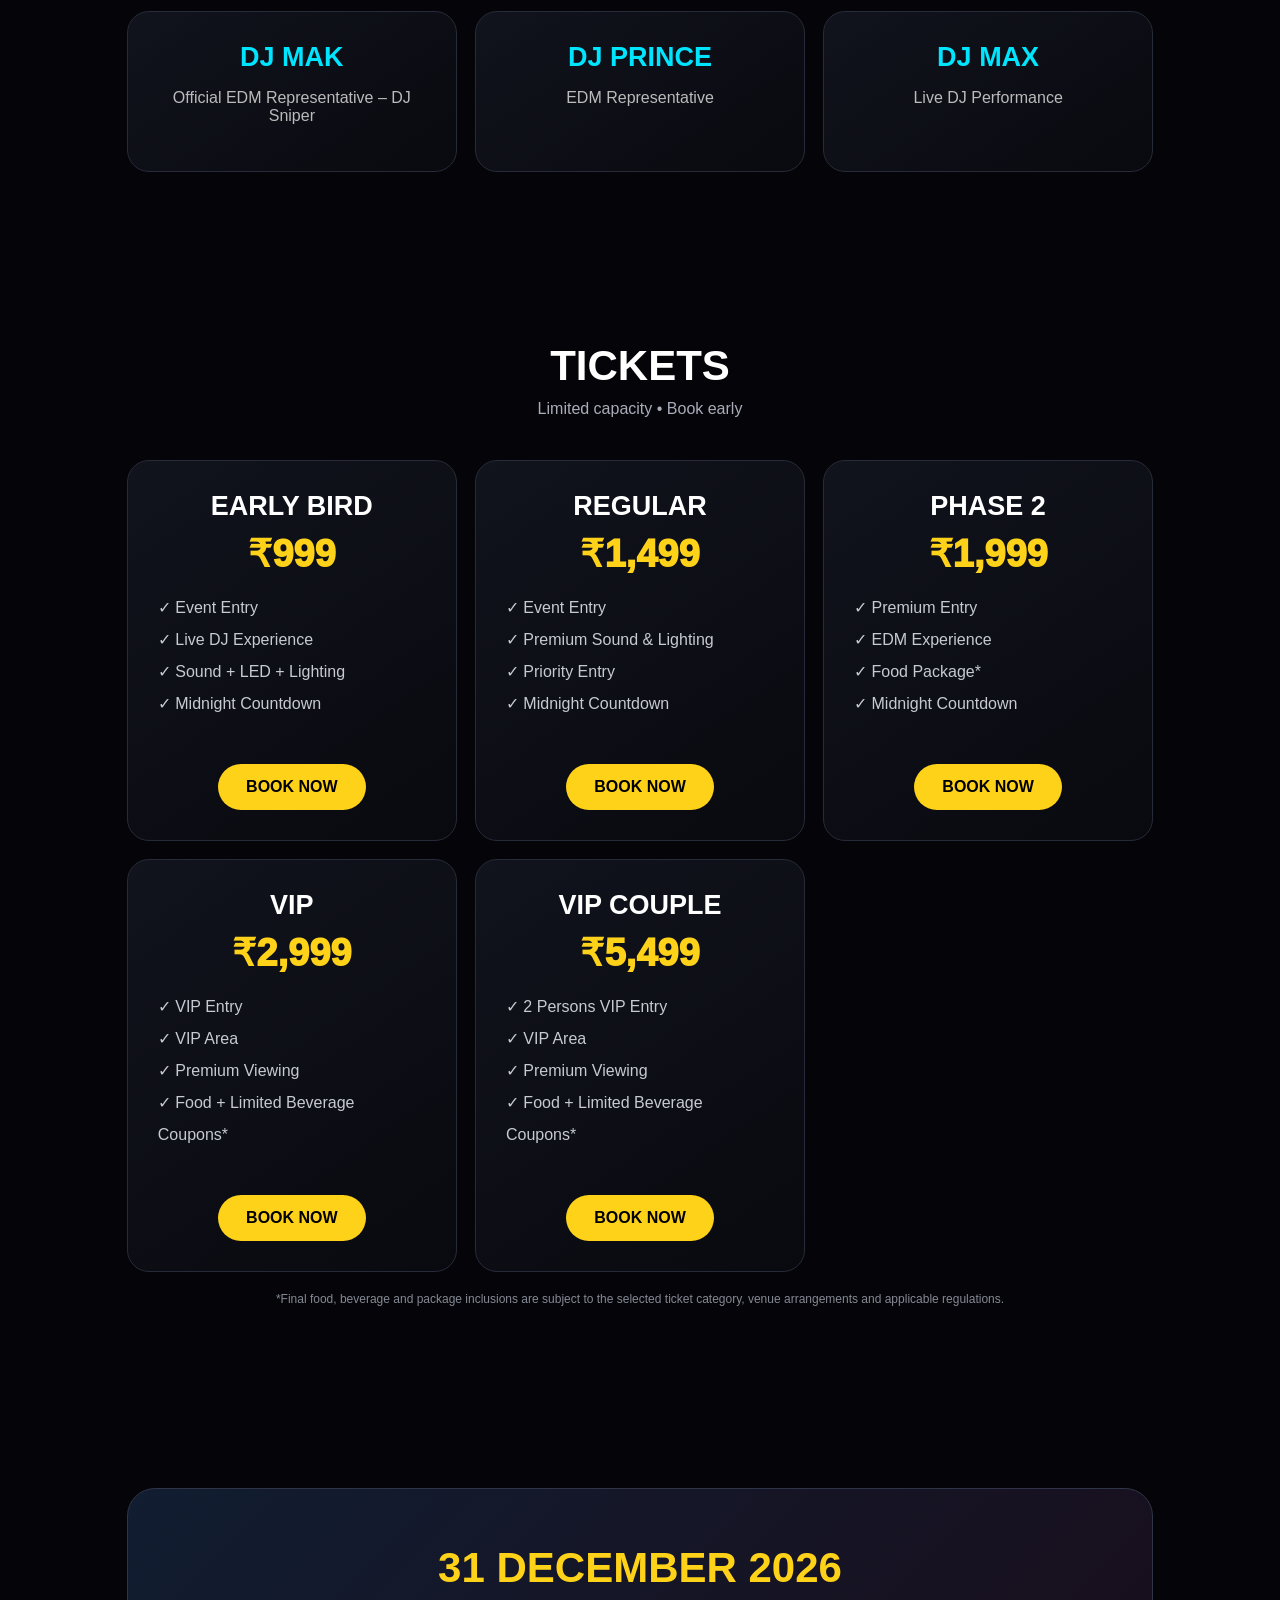
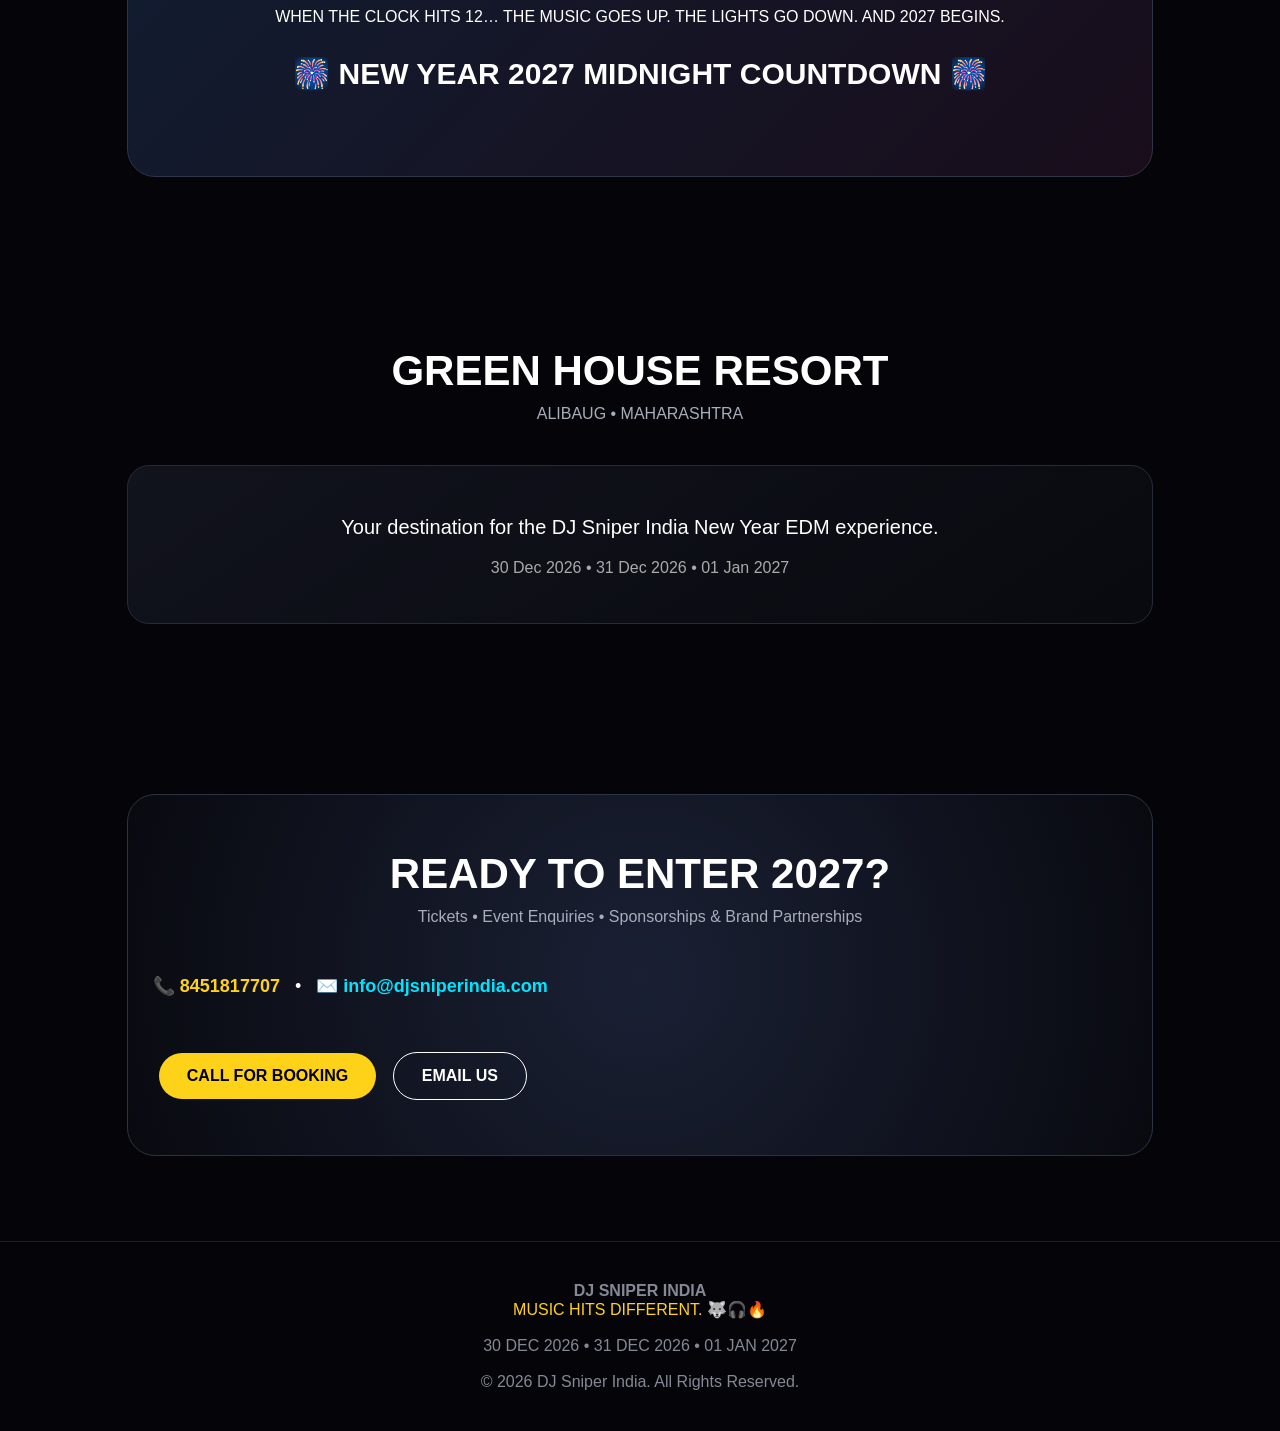
<file: DJ_Sniper_India_New_Year_2027_Premium_Event_WHATSAPP_ICON.html>
<!DOCTYPE html>
<html lang="en">
<head>
<meta charset="UTF-8">
<meta name="viewport" content="width=device-width,initial-scale=1">
<title>DJ Sniper India | New Year EDM 2027</title>
<meta name="description" content="DJ Sniper India New Year EDM 2027 – 30 Dec 2026 to 1 Jan 2027 at Green House Resort, Alibaug.">
<style>
:root{--bg:#050509;--panel:#0d0e16;--gold:#ffd21a;--cyan:#00e5ff;--pink:#ff2aa1;--muted:#a9adba}
*{box-sizing:border-box}html{scroll-behavior:smooth}body{margin:0;background:var(--bg);color:#fff;font-family:Arial,Helvetica,sans-serif}
nav{position:fixed;top:0;left:0;right:0;z-index:20;padding:18px 6%;display:flex;align-items:center;justify-content:space-between;background:rgba(5,5,9,.75);backdrop-filter:blur(14px);border-bottom:1px solid #222}
.logo{font-weight:900;letter-spacing:2px}.logo b{color:var(--gold)}nav a{color:#fff;text-decoration:none;margin-left:22px;font-size:14px}
.hero{min-height:100vh;display:grid;place-items:center;text-align:center;padding:100px 20px 60px;position:relative;overflow:hidden;background:radial-gradient(circle at 50% 30%,#21385d 0,#0b1020 30%,#050509 68%)}
.hero:after{content:"";position:absolute;inset:0;background:linear-gradient(120deg,rgba(0,229,255,.10),transparent 35%,rgba(255,42,161,.10))}
.hero>*{position:relative;z-index:2}.eyebrow{color:var(--cyan);font-weight:800;letter-spacing:5px}.hero h1{font-size:clamp(55px,10vw,120px);line-height:.86;margin:22px 0 15px;text-transform:uppercase}.hero h1 span{color:var(--gold)}.tag{font-size:clamp(18px,3vw,28px);letter-spacing:4px;font-weight:800}.date{margin:24px 0 8px;font-size:20px;font-weight:700}.venue{font-size:21px;font-weight:900}
.btn{display:inline-block;padding:14px 28px;border-radius:999px;text-decoration:none;font-weight:900;margin:28px 6px 0}.primary{background:var(--gold);color:#000}.outline{border:1px solid #fff;color:#fff}
section{max-width:1180px;margin:auto;padding:85px 6%}.section-title{text-align:center;font-size:42px;margin:0 0 10px}.section-sub{text-align:center;color:var(--muted);margin:0 0 42px}
.grid3{display:grid;grid-template-columns:repeat(3,1fr);gap:18px}.card{background:linear-gradient(145deg,#11131d,#090a0f);border:1px solid #272a38;border-radius:22px;padding:30px;text-align:center}.card h3{font-size:27px;margin:0 0 8px}.artist h3{color:var(--cyan)}.artist p{color:#bbb}.price{font-size:38px;color:var(--gold);font-weight:1000;margin:10px 0 16px}.card ul{list-style:none;padding:0;color:#c7cad2;line-height:2;text-align:left}.small{font-size:12px;color:#858995}
.features{display:grid;grid-template-columns:repeat(4,1fr);gap:14px}.feature{padding:24px 12px;background:var(--panel);border:1px solid #242733;border-radius:17px;text-align:center}.feature .ico{font-size:30px}
.countdown{padding:55px 20px;text-align:center;border-radius:28px;background:linear-gradient(135deg,#111d31,#190d1b);border:1px solid #303447}.countdown h2{font-size:42px;margin:0 0 10px;color:var(--gold)}
.cta{text-align:center}.cta-box{padding:55px 25px;border-radius:28px;background:radial-gradient(circle,#1a2034,#090a10);border:1px solid #2d3243}
footer{text-align:center;padding:40px 20px;border-top:1px solid #1b1d26;color:#858995}.gold{color:var(--gold)}
@media(max-width:800px){nav .links{display:none}.grid3{grid-template-columns:1fr}.features{grid-template-columns:repeat(2,1fr)}section{padding:65px 5%}}
@media(max-width:480px){.features{grid-template-columns:1fr}.hero h1{font-size:52px}.tag{letter-spacing:2px}}
</style>
</head>
<body>
<nav>
<div class="logo">DJ <b>SNIPER</b> INDIA</div>
<div class="links"><a href="#home">Home</a><a href="#artists">Artists</a><a href="#experience">Experience</a><a href="#tickets">Tickets</a><a href="#venue">Venue</a></div>
</nav>

<header class="hero" id="home">
<div>
<div class="eyebrow">DJ SNIPER INDIA PRESENTS</div>
<h1>NEW YEAR <span>EDM 2027</span></h1>
<div class="tag">MUSIC HITS DIFFERENT.</div>
<div class="date">30 DECEMBER 2026 — 1 JANUARY 2027</div>
<div class="venue">📍 GREEN HOUSE RESORT, ALIBAUG</div>
<a class="btn primary" href="#tickets">BOOK YOUR TICKET</a>
<a class="btn outline" href="#experience">EXPLORE EVENT</a>
</div>
</header>

<section id="experience">
<h2 class="section-title">THE EXPERIENCE</h2>
<p class="section-sub">3 DAYS • 1 DESTINATION • ONE UNFORGETTABLE EXPERIENCE</p>
<div class="features">
<div class="feature"><div class="ico">🎧</div><b>Live DJ Performances</b></div>
<div class="feature"><div class="ico">🔊</div><b>Premium Sound</b></div>
<div class="feature"><div class="ico">💡</div><b>Truss & Lighting</b></div>
<div class="feature"><div class="ico">🖥️</div><b>LED Visuals</b></div>
<div class="feature"><div class="ico">🎆</div><b>Midnight Countdown</b></div>
<div class="feature"><div class="ico">📸</div><b>Photo & Video</b></div>
<div class="feature"><div class="ico">🍽️</div><b>Food Packages</b></div>
<div class="feature"><div class="ico">🚗</div><b>Valet Parking</b></div>
</div>
</section>

<section id="artists">
<h2 class="section-title">ARTISTS</h2>
<p class="section-sub">Feel the beat. Own the night.</p>
<div class="grid3">
<div class="card artist"><h3>DJ MAK</h3><p>Official EDM Representative – DJ Sniper</p></div>
<div class="card artist"><h3>DJ PRINCE</h3><p>EDM Representative</p></div>
<div class="card artist"><h3>DJ MAX</h3><p>Live DJ Performance</p></div>
</div>
</section>

<section id="tickets">
<h2 class="section-title">TICKETS</h2>
<p class="section-sub">Limited capacity • Book early</p>
<div class="grid3">
<div class="card"><h3>EARLY BIRD</h3><div class="price">₹999</div><ul><li>✓ Event Entry</li><li>✓ Live DJ Experience</li><li>✓ Sound + LED + Lighting</li><li>✓ Midnight Countdown</li></ul><a class="btn primary" href="#contact">BOOK NOW</a></div>
<div class="card"><h3>REGULAR</h3><div class="price">₹1,499</div><ul><li>✓ Event Entry</li><li>✓ Premium Sound & Lighting</li><li>✓ Priority Entry</li><li>✓ Midnight Countdown</li></ul><a class="btn primary" href="#contact">BOOK NOW</a></div>
<div class="card"><h3>PHASE 2</h3><div class="price">₹1,999</div><ul><li>✓ Premium Entry</li><li>✓ EDM Experience</li><li>✓ Food Package*</li><li>✓ Midnight Countdown</li></ul><a class="btn primary" href="#contact">BOOK NOW</a></div>
<div class="card"><h3>VIP</h3><div class="price">₹2,999</div><ul><li>✓ VIP Entry</li><li>✓ VIP Area</li><li>✓ Premium Viewing</li><li>✓ Food + Limited Beverage Coupons*</li></ul><a class="btn primary" href="#contact">BOOK NOW</a></div>
<div class="card"><h3>VIP COUPLE</h3><div class="price">₹5,499</div><ul><li>✓ 2 Persons VIP Entry</li><li>✓ VIP Area</li><li>✓ Premium Viewing</li><li>✓ Food + Limited Beverage Coupons*</li></ul><a class="btn primary" href="#contact">BOOK NOW</a></div>
</div>
<p class="small" style="text-align:center;margin-top:20px">*Final food, beverage and package inclusions are subject to the selected ticket category, venue arrangements and applicable regulations.</p>
</section>

<section>
<div class="countdown">
<h2>31 DECEMBER 2026</h2>
<p>WHEN THE CLOCK HITS 12… THE MUSIC GOES UP. THE LIGHTS GO DOWN. AND 2027 BEGINS.</p>
<h3 style="font-size:30px">🎆 NEW YEAR 2027 MIDNIGHT COUNTDOWN 🎆</h3>
</div>
</section>

<section id="venue">
<h2 class="section-title">GREEN HOUSE RESORT</h2>
<p class="section-sub">ALIBAUG • MAHARASHTRA</p>
<div class="card">
<p style="font-size:20px">Your destination for the DJ Sniper India New Year EDM experience.</p>
<p style="margin-top:15px;color:#aaa">30 Dec 2026 • 31 Dec 2026 • 01 Jan 2027</p>
</div>
</section>

<section id="contact">
<div class="cta-box">
<h2 class="section-title">READY TO ENTER 2027?</h2>
<p class="section-sub">Tickets • Event Enquiries • Sponsorships & Brand Partnerships</p>
<div style="margin:20px 0;font-size:18px;line-height:2">
  📞 <a href="tel:+918451817707" style="color:var(--gold);text-decoration:none;font-weight:800">8451817707</a>
  &nbsp; • &nbsp;
  ✉️ <a href="mailto:info@djsniperindia.com" style="color:var(--cyan);text-decoration:none;font-weight:800">info@djsniperindia.com</a>
</div>
<a class="btn primary" href="tel:+918451817707">CALL FOR BOOKING</a>
<a class="btn outline" href="mailto:info@djsniperindia.com">EMAIL US</a>
</div>
</section>

<footer>
<strong>DJ SNIPER INDIA</strong><br><span class="gold">MUSIC HITS DIFFERENT.</span> 🐺🎧🔥<br><br>
30 DEC 2026 • 31 DEC 2026 • 01 JAN 2027<br><br>
© 2026 DJ Sniper India. All Rights Reserved.
</footer>
<a href="https://wa.me/918451817707?text=Hello%20DJ%20Sniper%20India%2C%20I%20want%20details%20about%20the%2031%20December%202026%20event." target="_blank" rel="noopener" aria-label="Chat on WhatsApp" style="position:fixed;right:20px;bottom:20px;z-index:10000;width:60px;height:60px;border-radius:50%;background:#25D366;color:#fff;text-decoration:none;display:flex;align-items:center;justify-content:center;box-shadow:0 7px 22px rgba(0,0,0,.4);border:2px solid rgba(255,255,255,.9);">
<svg viewBox="0 0 32 32" width="34" height="34" aria-hidden="true" fill="none">
<path fill="#fff" d="M16 3.2a12.7 12.7 0 0 0-10.9 19l-1.7 6.1 6.2-1.6A12.8 12.8 0 1 0 16 3.2Z"/>
<path fill="#25D366" d="M16 5.8a10.2 10.2 0 0 0-8.7 15.3l.5.8-.9 3.2 3.3-.9.8.5A10.2 10.2 0 1 0 16 5.8Zm5.9 14.5c-.3.8-1.5 1.4-2.1 1.5-.5.1-1.2.2-2-.1-.5-.2-1.1-.4-1.9-.8-3.3-1.4-5.4-4.8-5.6-5-.2-.3-1.3-1.7-1.3-3.2s.8-2.2 1.1-2.5c.3-.3.6-.4.9-.4h.7c.2 0 .4.1.5.4l.8 1.9c.1.3.1.5 0 .7l-.4.6c-.1.2-.3.3-.1.6.2.3.8 1.3 1.7 2.1 1.2 1.1 2.2 1.4 2.5 1.6.3.1.5.1.7-.1l.9-1.1c.2-.2.4-.3.7-.2l1.8.9c.3.2.5.2.5.4.1.2.1.9-.2 1.7Z"/>
</svg>
</a>
</body>
</html>
</file>
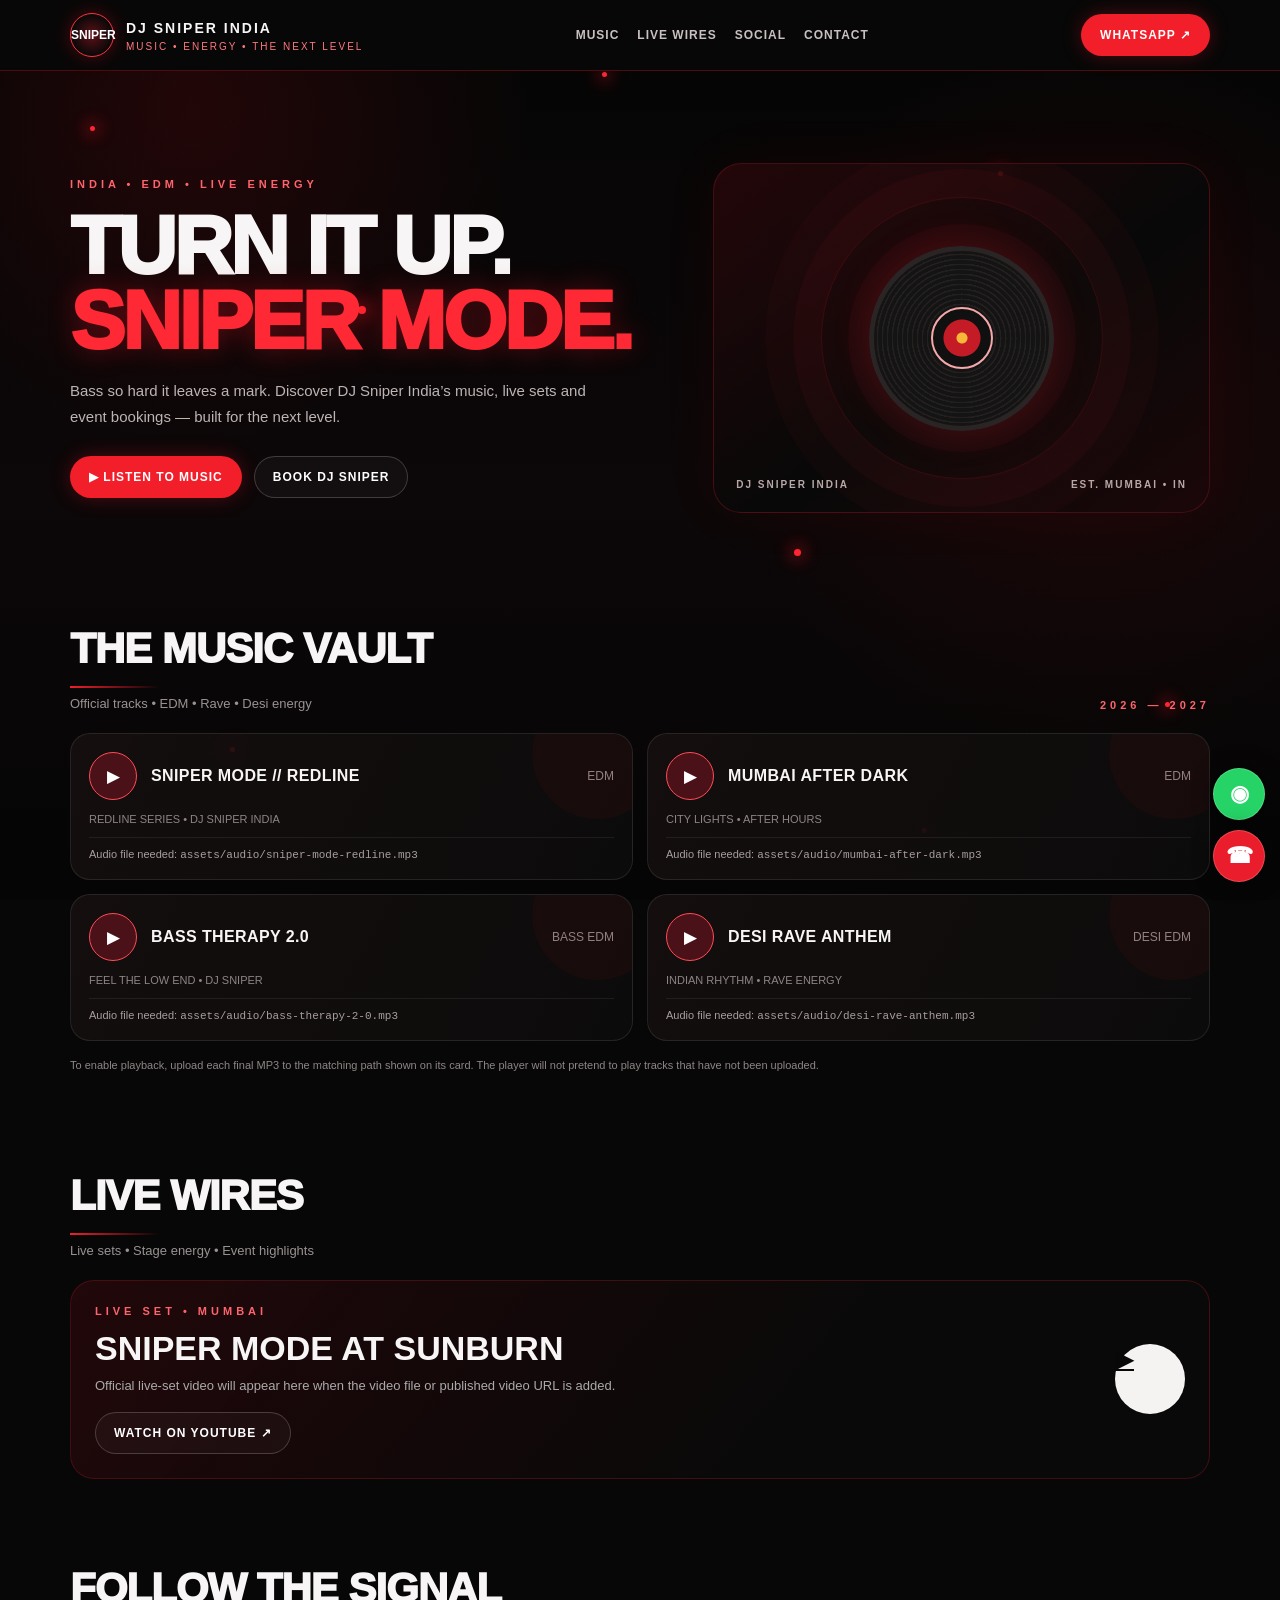
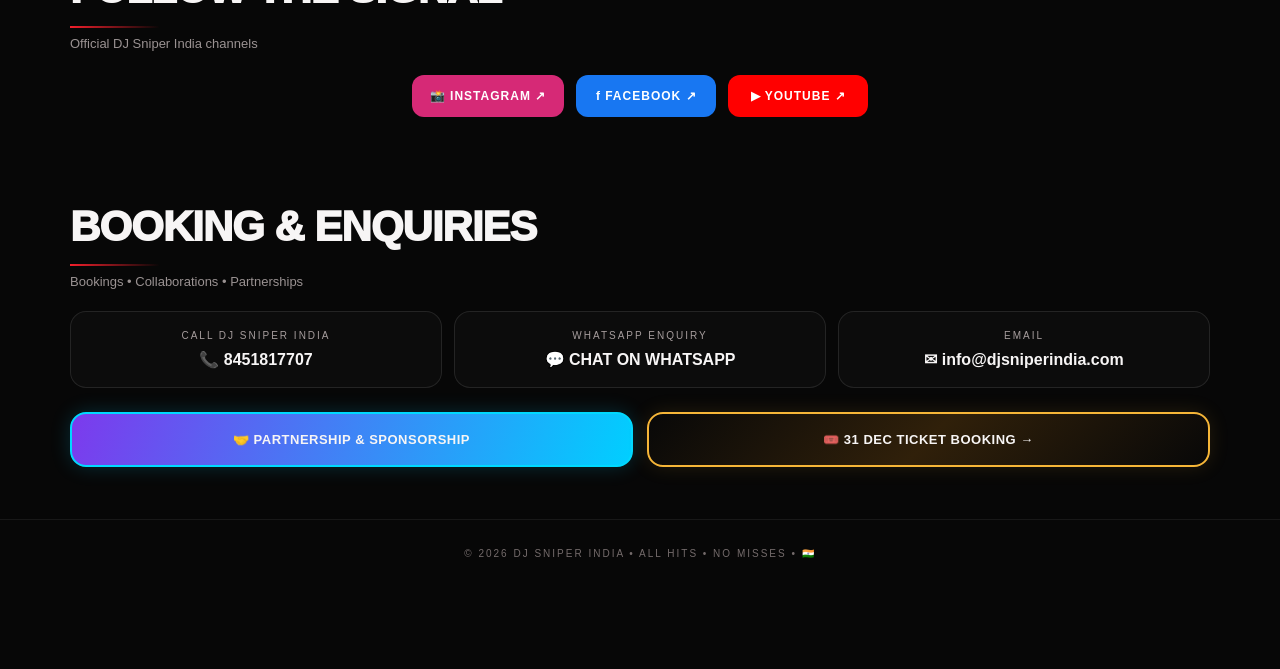
<file: index-1.html>
<!DOCTYPE html>
<html lang="en">
<head>
  <meta charset="UTF-8">
  <meta name="viewport" content="width=device-width, initial-scale=1">
  <meta name="theme-color" content="#080808">
  <meta name="description" content="DJ Sniper India — Music, Energy, The Next Level. Official music, live sets, bookings and New Year 2027 event enquiries.">
  <title>DJ SNIPER INDIA | Official Website</title>
  <link rel="icon" type="image/png" href="logo.png">
  <style>
    :root{--bg:#070707;--panel:#111010;--red:#f21f2b;--red2:#ff414b;--muted:#9a9292;--white:#f7f5f5;--gold:#f6b638;--cyan:#00d9ff}
    *{box-sizing:border-box}
    html{scroll-behavior:smooth}
    body{margin:0;background:var(--bg);color:var(--white);font-family:Arial,Helvetica,sans-serif;overflow-x:hidden}
    body:before{content:"";position:fixed;inset:0;pointer-events:none;z-index:-1;background:radial-gradient(circle at 15% 12%,#5a080d55,transparent 25%),radial-gradient(circle at 85% 45%,#4d090c44,transparent 30%),linear-gradient(180deg,#050505,#0c0708 55%,#050505)}
    a{color:inherit}
    .particles{position:fixed;inset:0;z-index:-1;pointer-events:none;overflow:hidden}
    .particles i{position:absolute;width:5px;height:5px;border-radius:50%;background:#ff2634;box-shadow:0 0 16px 5px #ff152455;animation:float 9s ease-in-out infinite}
    .particles i:nth-child(1){left:7%;top:14%;animation-delay:-1s}.particles i:nth-child(2){left:28%;top:34%;width:8px;height:8px;animation-delay:-4s}.particles i:nth-child(3){left:78%;top:19%;animation-delay:-3s}.particles i:nth-child(4){left:62%;top:61%;width:7px;height:7px;animation-delay:-6s}.particles i:nth-child(5){left:91%;top:78%;animation-delay:-2s}.particles i:nth-child(6){left:18%;top:83%;animation-delay:-5s}.particles i:nth-child(7){left:47%;top:8%;animation-delay:-7s}.particles i:nth-child(8){left:72%;top:92%;animation-delay:-4s}
    @keyframes float{0%,100%{transform:translateY(0);opacity:.3}50%{transform:translateY(-24px);opacity:1}}
    header{position:sticky;top:0;z-index:20;background:#080808eF;border-bottom:1px solid #8e111a88;backdrop-filter:blur(14px)}
    .nav{max-width:1180px;margin:auto;padding:13px 20px;display:flex;align-items:center;justify-content:space-between;gap:16px}
    .brand{display:flex;align-items:center;gap:12px;text-decoration:none;min-width:0}
    .brand-mark{width:44px;height:44px;border-radius:50%;display:grid;place-items:center;border:1px solid #ff343f;background:radial-gradient(circle,#5e1017,#080808 70%);color:#fff;font-weight:900;font-size:12px;box-shadow:0 0 18px #ff142944}
    .brand-title{font-weight:900;letter-spacing:2px;font-size:14px}.brand-sub{font-size:10px;color:#ff777e;letter-spacing:2px;margin-top:4px}
    .navlinks{display:flex;gap:18px;align-items:center}.navlinks a{text-decoration:none;color:#c9c1c1;font-size:12px;font-weight:700;letter-spacing:1px}.navlinks a:hover{color:#fff}
    .btn{display:inline-flex;align-items:center;justify-content:center;gap:8px;padding:13px 18px;border-radius:999px;text-decoration:none;font-weight:900;font-size:12px;letter-spacing:1px;border:1px solid transparent;transition:transform .2s,filter .2s;cursor:pointer}
    .btn:hover{transform:translateY(-2px);filter:brightness(1.12)}
    .btn-red{background:var(--red);color:#fff;box-shadow:0 0 20px #ff172e44}.btn-outline{border-color:#ffffff30;background:#ffffff08;color:#fff}
    .hero{max-width:1180px;margin:auto;padding:72px 20px 58px;min-height:520px;display:grid;grid-template-columns:1.1fr .9fr;align-items:center;gap:36px}
    .eyebrow{color:#ff646d;letter-spacing:4px;font-size:11px;font-weight:900}
    h1{font-size:clamp(42px,7vw,82px);line-height:.92;letter-spacing:-3px;margin:18px 0 20px;font-weight:1000}
    h1 span{color:#ff2935;text-shadow:0 0 28px #ff182a55}
    .hero p{max-width:550px;color:#bdb4b4;line-height:1.7;font-size:15px}
    .hero-actions{display:flex;flex-wrap:wrap;gap:12px;margin-top:27px}
    .hero-art{min-height:350px;border:1px solid #6f151d88;border-radius:28px;background:linear-gradient(145deg,#32080caa,#080808 55%,#1b0709);display:flex;align-items:center;justify-content:center;position:relative;overflow:hidden;box-shadow:0 0 60px #f21f2b0d}
    .hero-art:before,.hero-art:after{content:"";position:absolute;width:280px;height:280px;border:1px solid #ff263422;border-radius:50%;box-shadow:0 0 0 28px #ff26340b,0 0 0 56px #ff263407}
    .hero-art:after{width:170px;height:170px}
    .disc{width:185px;height:185px;border-radius:50%;position:relative;z-index:1;background:repeating-radial-gradient(circle,#141414 0 3px,#252020 4px 5px);border:5px solid #2a2424;box-shadow:0 0 38px #ff1c2b33;display:grid;place-items:center;animation:spin 14s linear infinite}
    .disc:before{content:"";width:58px;height:58px;border-radius:50%;background:radial-gradient(circle,#f6b638 0 5px,#c51b27 6px 18px,#101010 19px);border:2px solid #f5a8aa}
    @keyframes spin{to{transform:rotate(360deg)}}
    .art-label{position:absolute;bottom:22px;left:22px;right:22px;display:flex;justify-content:space-between;gap:10px;color:#b9a8a8;font-size:10px;letter-spacing:2px;font-weight:800}
    section{scroll-margin-top:80px}.section{max-width:1180px;margin:auto;padding:34px 20px 52px}
    .section-head{display:flex;align-items:end;justify-content:space-between;gap:16px;margin-bottom:22px}
    .section-head h2{margin:0;font-size:clamp(27px,4vw,42px);font-weight:1000;letter-spacing:-1px}.section-head p{margin:8px 0 0;color:var(--muted);font-size:13px}
    .line{height:2px;width:90px;margin-top:13px;background:linear-gradient(90deg,var(--red),transparent)}
    .music-grid{display:grid;grid-template-columns:repeat(2,minmax(0,1fr));gap:14px}
    .track{border:1px solid #ffffff18;border-radius:20px;background:linear-gradient(120deg,#171010dd,#0c0b0b);padding:18px;min-width:0;position:relative;overflow:hidden}
    .track:after{content:"";position:absolute;right:-30px;top:-45px;width:130px;height:130px;border-radius:50%;background:#f21f2b0c;pointer-events:none}
    .track-top{display:flex;align-items:center;gap:14px}
    .play{width:48px;height:48px;border:1px solid #ff4b55;border-radius:50%;background:#4b1118;color:#fff;font-size:17px;cursor:pointer;flex:0 0 auto}
    .play:hover,.play.playing{background:var(--red)}
    .track-name{font-size:16px;font-weight:900;letter-spacing:.4px;overflow-wrap:anywhere}
    .track-meta{margin-left:auto;color:#8e8585;font-size:12px;white-space:nowrap}
    .track-note{color:#8e8585;font-size:11px;margin:13px 0 10px}
    audio{width:100%;height:32px;accent-color:var(--red)}
    .track audio[hidden]{display:none}
    .track-missing{font-size:11px;color:#a89e9e;border-top:1px solid #ffffff12;margin-top:12px;padding-top:10px}
    .live-card{border:1px solid #6b151c88;border-radius:24px;padding:24px;background:linear-gradient(130deg,#28080bcc,#090909 65%);display:grid;grid-template-columns:1fr auto;align-items:center;gap:18px}
    .live-card h3{font-size:clamp(22px,4vw,34px);margin:0 0 8px}.live-card p{color:#aaa;line-height:1.6;margin:0;font-size:13px}
    .live-play{width:70px;height:70px;border-radius:50%;border:1px solid #ffffff44;background:#f5f2f2;color:#080808;font-size:24px;cursor:pointer}
    .social-row{display:flex;justify-content:center;flex-wrap:wrap;gap:12px;margin-top:24px}
    .social{min-width:140px;padding:14px 18px;border-radius:12px;text-decoration:none;font-size:12px;font-weight:900;letter-spacing:1px;text-align:center;color:#fff}
    .instagram{background:#d62976}.facebook{background:#1877f2}.youtube{background:#f00}
    .contact-grid{display:grid;grid-template-columns:repeat(3,minmax(0,1fr));gap:12px;margin-top:22px}
    .contact-card{border:1px solid #ffffff19;border-radius:16px;padding:18px;background:#ffffff06;text-align:center}.contact-card small{display:block;color:#a69d9d;font-size:10px;letter-spacing:2px;margin-bottom:9px}.contact-card a{font-weight:900;text-decoration:none;overflow-wrap:anywhere}
    .event-actions{display:grid;grid-template-columns:1fr 1fr;gap:14px;margin-top:24px}
    .event-btn{border-radius:16px;padding:18px;text-align:center;text-decoration:none;font-size:13px;font-weight:900;letter-spacing:.5px}
    .sponsor{background:linear-gradient(110deg,#7c3aed,#00cfff);border:2px solid var(--cyan);box-shadow:0 0 20px #00cfff30}
    .ticket{background:linear-gradient(135deg,#080808,#30200a,#080808);border:2px solid var(--gold);box-shadow:0 0 20px #f6b63820}
    footer{text-align:center;border-top:1px solid #ffffff12;padding:28px 20px 110px;color:#746b6b;font-size:10px;letter-spacing:2px}
    .floating{position:fixed;right:15px;bottom:18px;z-index:30;display:flex;flex-direction:column;gap:10px}
    .float-btn{width:52px;height:52px;border-radius:50%;display:grid;place-items:center;color:#fff;text-decoration:none;font-size:22px;font-weight:900;box-shadow:0 0 20px #0008;border:1px solid #ffffff30}
    .float-wa{background:#25d366}.float-call{background:#e91d2b}
    @media(max-width:760px){.nav{padding:11px 14px}.navlinks{display:none}.hero{grid-template-columns:1fr;padding-top:54px;min-height:0}.hero-art{min-height:270px}.music-grid{grid-template-columns:1fr}.contact-grid{grid-template-columns:1fr}.event-actions{grid-template-columns:1fr}.section{padding:28px 14px 40px}.section-head{align-items:start;flex-direction:column}.track{padding:15px}.track-name{font-size:14px}.track-meta{font-size:11px}.hero p{font-size:14px}}
    @media(prefers-reduced-motion:reduce){*,*:before,*:after{animation:none!important;scroll-behavior:auto!important;transition:none!important}}
  </style>
</head>
<body>
  <div class="particles" aria-hidden="true"><i></i><i></i><i></i><i></i><i></i><i></i><i></i><i></i></div>
  <header>
    <nav class="nav" aria-label="Main navigation">
      <a class="brand" href="#home">
        <span class="brand-mark">SNIPER</span>
        <span><span class="brand-title">DJ SNIPER INDIA</span><span class="brand-sub" style="display:block">MUSIC • ENERGY • THE NEXT LEVEL</span></span>
      </a>
      <div class="navlinks">
        <a href="#music">MUSIC</a><a href="#live">LIVE WIRES</a><a href="#social">SOCIAL</a><a href="#contact">CONTACT</a>
      </div>
      <a class="btn btn-red" href="https://wa.me/918451817707?text=Hi%20DJ%20SNIPER%20-%20Booking%20enquiry" target="_blank" rel="noopener noreferrer">WHATSAPP ↗</a>
    </nav>
  </header>

  <main>
    <section class="hero" id="home">
      <div>
        <div class="eyebrow">INDIA • EDM • LIVE ENERGY</div>
        <h1>TURN IT UP.<br><span>SNIPER MODE.</span></h1>
        <p>Bass so hard it leaves a mark. Discover DJ Sniper India’s music, live sets and event bookings — built for the next level.</p>
        <div class="hero-actions">
          <a class="btn btn-red" href="#music">▶ LISTEN TO MUSIC</a>
          <a class="btn btn-outline" href="#contact">BOOK DJ SNIPER</a>
        </div>
      </div>
      <div class="hero-art" aria-label="DJ record artwork">
        <div class="disc"></div>
        <div class="art-label"><span>DJ SNIPER INDIA</span><span>EST. MUMBAI • IN</span></div>
      </div>
    </section>

    <section class="section" id="music">
      <div class="section-head"><div><h2>THE MUSIC VAULT</h2><div class="line"></div><p>Official tracks • EDM • Rave • Desi energy</p></div><span class="eyebrow">2026 — 2027</span></div>
      <div class="music-grid">
        <article class="track" data-audio="assets/audio/sniper-mode-redline.mp3">
          <div class="track-top"><button class="play" aria-label="Play Sniper Mode Redline">▶</button><div class="track-name">SNIPER MODE // REDLINE</div><div class="track-meta">EDM</div></div>
          <div class="track-note">REDLINE SERIES • DJ SNIPER INDIA</div><audio controls preload="none" hidden></audio><div class="track-missing">Audio file needed: <code>assets/audio/sniper-mode-redline.mp3</code></div>
        </article>
        <article class="track" data-audio="assets/audio/mumbai-after-dark.mp3">
          <div class="track-top"><button class="play" aria-label="Play Mumbai After Dark">▶</button><div class="track-name">MUMBAI AFTER DARK</div><div class="track-meta">EDM</div></div>
          <div class="track-note">CITY LIGHTS • AFTER HOURS</div><audio controls preload="none" hidden></audio><div class="track-missing">Audio file needed: <code>assets/audio/mumbai-after-dark.mp3</code></div>
        </article>
        <article class="track" data-audio="assets/audio/bass-therapy-2-0.mp3">
          <div class="track-top"><button class="play" aria-label="Play Bass Therapy 2.0">▶</button><div class="track-name">BASS THERAPY 2.0</div><div class="track-meta">BASS EDM</div></div>
          <div class="track-note">FEEL THE LOW END • DJ SNIPER</div><audio controls preload="none" hidden></audio><div class="track-missing">Audio file needed: <code>assets/audio/bass-therapy-2-0.mp3</code></div>
        </article>
        <article class="track" data-audio="assets/audio/desi-rave-anthem.mp3">
          <div class="track-top"><button class="play" aria-label="Play Desi Rave Anthem">▶</button><div class="track-name">DESI RAVE ANTHEM</div><div class="track-meta">DESI EDM</div></div>
          <div class="track-note">INDIAN RHYTHM • RAVE ENERGY</div><audio controls preload="none" hidden></audio><div class="track-missing">Audio file needed: <code>assets/audio/desi-rave-anthem.mp3</code></div>
        </article>
      </div>
      <p style="color:#8f8585;font-size:11px;line-height:1.6;margin-top:16px">To enable playback, upload each final MP3 to the matching path shown on its card. The player will not pretend to play tracks that have not been uploaded.</p>
    </section>

    <section class="section" id="live">
      <div class="section-head"><div><h2>LIVE WIRES</h2><div class="line"></div><p>Live sets • Stage energy • Event highlights</p></div></div>
      <div class="live-card">
        <div><div class="eyebrow" style="margin-bottom:12px">LIVE SET • MUMBAI</div><h3>SNIPER MODE AT SUNBURN</h3><p>Official live-set video will appear here when the video file or published video URL is added.</p><a class="btn btn-outline" style="margin-top:16px" href="https://youtube.com/@djsniperindia.official" target="_blank" rel="noopener noreferrer">WATCH ON YOUTUBE ↗</a></div>
        <a class="live-play" href="https://youtube.com/@djsniperindia.official" target="_blank" rel="noopener noreferrer" aria-label="Open DJ Sniper YouTube">▶</a>
      </div>
    </section>

    <section class="section" id="social">
      <div class="section-head"><div><h2>FOLLOW THE SIGNAL</h2><div class="line"></div><p>Official DJ Sniper India channels</p></div></div>
      <div class="social-row">
        <a class="social instagram" href="https://www.instagram.com/djsniperindia.official/" target="_blank" rel="noopener noreferrer">📸 INSTAGRAM ↗</a>
        <a class="social facebook" href="https://www.facebook.com/share/1DiQLA8yAy/" target="_blank" rel="noopener noreferrer">f FACEBOOK ↗</a>
        <a class="social youtube" href="https://youtube.com/@djsniperindia.official" target="_blank" rel="noopener noreferrer">▶ YOUTUBE ↗</a>
      </div>
    </section>

    <section class="section" id="contact">
      <div class="section-head"><div><h2>BOOKING & ENQUIRIES</h2><div class="line"></div><p>Bookings • Collaborations • Partnerships</p></div></div>
      <div class="contact-grid">
        <div class="contact-card"><small>CALL DJ SNIPER INDIA</small><a href="tel:+918451817707">📞 8451817707</a></div>
        <div class="contact-card"><small>WHATSAPP ENQUIRY</small><a href="https://wa.me/918451817707?text=Hi%20DJ%20SNIPER%20-%20Booking%20enquiry" target="_blank" rel="noopener noreferrer">💬 CHAT ON WHATSAPP</a></div>
        <div class="contact-card"><small>EMAIL</small><a href="mailto:info@djsniperindia.com">✉ info@djsniperindia.com</a></div>
      </div>
      <div class="event-actions">
        <a class="event-btn sponsor" href="partnership-sponsorship.html">🤝 PARTNERSHIP &amp; SPONSORSHIP</a>
        <a class="event-btn ticket" href="new-year-2027.html">🎟️ 31 DEC TICKET BOOKING →</a>
      </div>
    </section>
  </main>

  <footer>© 2026 DJ SNIPER INDIA • ALL HITS • NO MISSES • 🇮🇳</footer>
  <div class="floating" aria-label="Quick contact">
    <a class="float-btn float-wa" href="https://wa.me/918451817707?text=Hi%20DJ%20SNIPER%20-%20Booking%20enquiry" target="_blank" rel="noopener noreferrer" aria-label="WhatsApp DJ Sniper">◉</a>
    <a class="float-btn float-call" href="tel:+918451817707" aria-label="Call DJ Sniper">☎</a>
  </div>

  <script>
    // Each player expects the matching MP3 to be uploaded into assets/audio/.
    document.querySelectorAll('.track').forEach(function(card){
      const button = card.querySelector('.play');
      const audio = card.querySelector('audio');
      const missing = card.querySelector('.track-missing');
      const src = card.dataset.audio;
      audio.src = src;
      button.addEventListener('click', function(){
        if (!audio.querySelector('source')) {
          audio.load();
        }
        if (audio.error) {
          missing.textContent = 'Track not uploaded yet. Add the MP3 file at: ' + src;
          return;
        }
        audio.hidden = false;
        if (audio.paused) {
          document.querySelectorAll('.track audio').forEach(function(other){if(other!==audio) other.pause();});
          audio.play().then(function(){button.textContent='Ⅱ';button.classList.add('playing');}).catch(function(){missing.textContent='Could not play this file. Check that the MP3 exists at: ' + src;});
        } else {
          audio.pause();button.textContent='▶';button.classList.remove('playing');
        }
      });
      audio.addEventListener('ended', function(){button.textContent='▶';button.classList.remove('playing');});
      audio.addEventListener('pause', function(){button.textContent='▶';button.classList.remove('playing');});
    });
  </script>
</body>
</html>
</file>
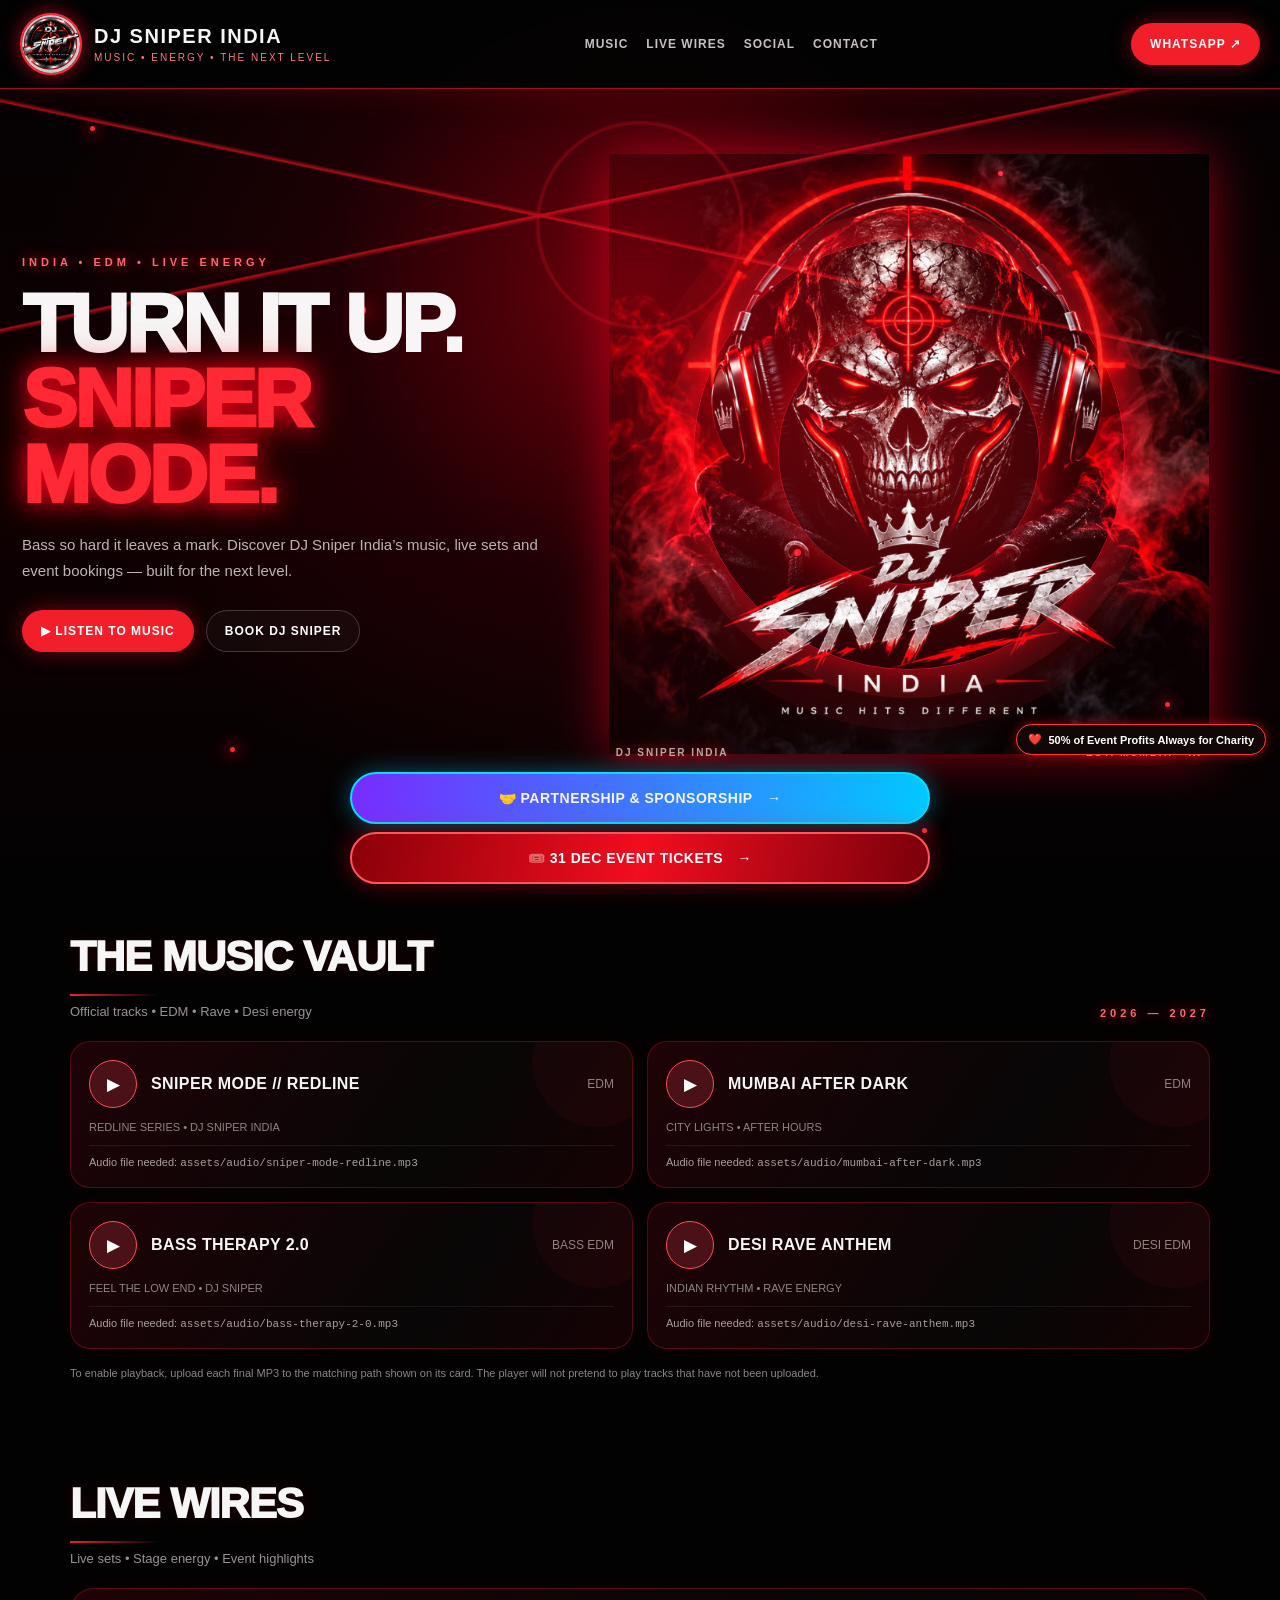
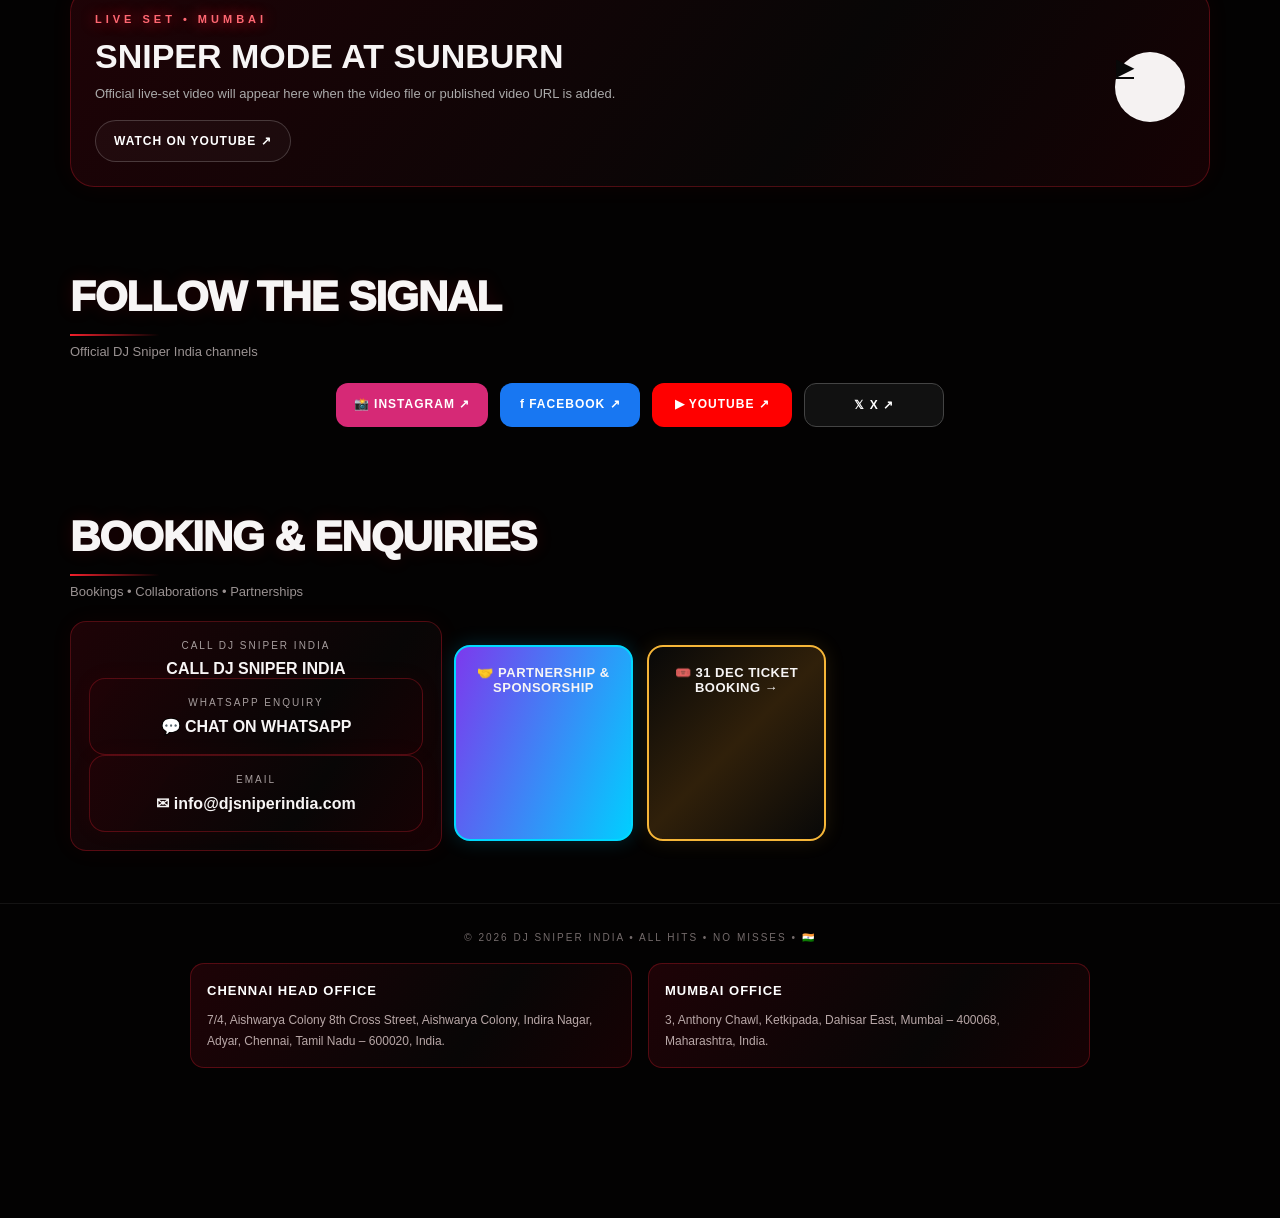
<file: index_updated.html>
<!DOCTYPE html>
<html lang="en">
<head>
  <!-- Google tag (gtag.js) -->
<script async src="https://www.googletagmanager.com/gtag/js?id=G-HPMJDN6FB5"></script>
<script>
  window.dataLayer = window.dataLayer || [];
  function gtag(){dataLayer.push(arguments);}
  gtag('js', new Date());

  gtag('config', 'G-D4YTMY7X0W');
</script>
  <meta charset="UTF-8">
  <meta name="viewport" content="width=device-width, initial-scale=1">
  <meta name="theme-color" content="#080808">
  <meta name="description" content="DJ Sniper India — Music, Energy, The Next Level. Official music, live sets, bookings and New Year 2027 event enquiries.">
  <title>DJ SNIPER INDIA | Official Website</title>
  <link rel="icon" type="image/png" href="logo.png">
  <style>
    :root{--bg:#070707;--panel:#111010;--red:#f21f2b;--red2:#ff414b;--muted:#9a9292;--white:#f7f5f5;--gold:#f6b638;--cyan:#00d9ff}
    *{box-sizing:border-box}
    html{scroll-behavior:smooth}
    body{margin:0;background:var(--bg);color:var(--white);font-family:Arial,Helvetica,sans-serif;overflow-x:hidden}
    body:before{content:"";position:fixed;inset:0;pointer-events:none;z-index:-1;background:radial-gradient(circle at 15% 12%,#5a080d55,transparent 25%),radial-gradient(circle at 85% 45%,#4d090c44,transparent 30%),linear-gradient(180deg,#050505,#0c0708 55%,#050505)}
    a{color:inherit}
    .particles{position:fixed;inset:0;z-index:-1;pointer-events:none;overflow:hidden}
    .particles i{position:absolute;width:5px;height:5px;border-radius:50%;background:#ff2634;box-shadow:0 0 16px 5px #ff152455;animation:float 9s ease-in-out infinite}
    .particles i:nth-child(1){left:7%;top:14%;animation-delay:-1s}.particles i:nth-child(2){left:28%;top:34%;width:8px;height:8px;animation-delay:-4s}.particles i:nth-child(3){left:78%;top:19%;animation-delay:-3s}.particles i:nth-child(4){left:62%;top:61%;width:7px;height:7px;animation-delay:-6s}.particles i:nth-child(5){left:91%;top:78%;animation-delay:-2s}.particles i:nth-child(6){left:18%;top:83%;animation-delay:-5s}.particles i:nth-child(7){left:47%;top:8%;animation-delay:-7s}.particles i:nth-child(8){left:72%;top:92%;animation-delay:-4s}
    @keyframes float{0%,100%{transform:translateY(0);opacity:.3}50%{transform:translateY(-24px);opacity:1}}
    header{position:sticky;top:0;z-index:20;background:#080808eF;border-bottom:1px solid #8e111a88;backdrop-filter:blur(14px)}
    .nav{max-width:1180px;margin:auto;padding:13px 20px;display:flex;align-items:center;justify-content:space-between;gap:16px}
    .brand{display:flex;align-items:center;gap:12px;text-decoration:none;min-width:0}
    .brand-mark{width:44px;height:44px;border-radius:50%;display:grid;place-items:center;border:1px solid #ff343f;background:radial-gradient(circle,#5e1017,#080808 70%);color:#fff;font-weight:900;font-size:12px;box-shadow:0 0 18px #ff142944}
    .brand-title{font-weight:900;letter-spacing:2px;font-size:14px}.brand-sub{font-size:10px;color:#ff777e;letter-spacing:2px;margin-top:4px}
    .navlinks{display:flex;gap:18px;align-items:center}.navlinks a{text-decoration:none;color:#c9c1c1;font-size:12px;font-weight:700;letter-spacing:1px}.navlinks a:hover{color:#fff}
    .btn{display:inline-flex;align-items:center;justify-content:center;gap:8px;padding:13px 18px;border-radius:999px;text-decoration:none;font-weight:900;font-size:12px;letter-spacing:1px;border:1px solid transparent;transition:transform .2s,filter .2s;cursor:pointer}
    .btn:hover{transform:translateY(-2px);filter:brightness(1.12)}
    .btn-red{background:var(--red);color:#fff;box-shadow:0 0 20px #ff172e44}.btn-outline{border-color:#ffffff30;background:#ffffff08;color:#fff}
    .hero{max-width:1180px;margin:auto;padding:72px 20px 58px;min-height:520px;display:grid;grid-template-columns:1.1fr .9fr;align-items:center;gap:36px}
    .eyebrow{color:#ff646d;letter-spacing:4px;font-size:11px;font-weight:900}
    h1{font-size:clamp(42px,7vw,82px);line-height:.92;letter-spacing:-3px;margin:18px 0 20px;font-weight:1000}
    h1 span{color:#ff2935;text-shadow:0 0 28px #ff182a55}
    .hero p{max-width:550px;color:#bdb4b4;line-height:1.7;font-size:15px}
    .hero-actions{display:flex;flex-wrap:wrap;gap:12px;margin-top:27px}
    .hero-art{min-height:350px;border:1px solid #6f151d88;border-radius:28px;background:linear-gradient(145deg,#32080caa,#080808 55%,#1b0709);display:flex;align-items:center;justify-content:center;position:relative;overflow:hidden;box-shadow:0 0 60px #f21f2b0d}
    .hero-art:before,.hero-art:after{content:"";position:absolute;width:280px;height:280px;border:1px solid #ff263422;border-radius:50%;box-shadow:0 0 0 28px #ff26340b,0 0 0 56px #ff263407}
    .hero-art:after{width:170px;height:170px}
    .disc{width:185px;height:185px;border-radius:50%;position:relative;z-index:1;background:repeating-radial-gradient(circle,#141414 0 3px,#252020 4px 5px);border:5px solid #2a2424;box-shadow:0 0 38px #ff1c2b33;display:grid;place-items:center;animation:spin 14s linear infinite}
    .disc:before{content:"";width:58px;height:58px;border-radius:50%;background:radial-gradient(circle,#f6b638 0 5px,#c51b27 6px 18px,#101010 19px);border:2px solid #f5a8aa}
    @keyframes spin{to{transform:rotate(360deg)}}
    .art-label{position:absolute;bottom:22px;left:22px;right:22px;display:flex;justify-content:space-between;gap:10px;color:#b9a8a8;font-size:10px;letter-spacing:2px;font-weight:800}
    section{scroll-margin-top:80px}.section{max-width:1180px;margin:auto;padding:34px 20px 52px}
    .section-head{display:flex;align-items:end;justify-content:space-between;gap:16px;margin-bottom:22px}
    .section-head h2{margin:0;font-size:clamp(27px,4vw,42px);font-weight:1000;letter-spacing:-1px}.section-head p{margin:8px 0 0;color:var(--muted);font-size:13px}
    .line{height:2px;width:90px;margin-top:13px;background:linear-gradient(90deg,var(--red),transparent)}
    .music-grid{display:grid;grid-template-columns:repeat(2,minmax(0,1fr));gap:14px}
    .track{border:1px solid #ffffff18;border-radius:20px;background:linear-gradient(120deg,#171010dd,#0c0b0b);padding:18px;min-width:0;position:relative;overflow:hidden}
    .track:after{content:"";position:absolute;right:-30px;top:-45px;width:130px;height:130px;border-radius:50%;background:#f21f2b0c;pointer-events:none}
    .track-top{display:flex;align-items:center;gap:14px}
    .play{width:48px;height:48px;border:1px solid #ff4b55;border-radius:50%;background:#4b1118;color:#fff;font-size:17px;cursor:pointer;flex:0 0 auto}
    .play:hover,.play.playing{background:var(--red)}
    .track-name{font-size:16px;font-weight:900;letter-spacing:.4px;overflow-wrap:anywhere}
    .track-meta{margin-left:auto;color:#8e8585;font-size:12px;white-space:nowrap}
    .track-note{color:#8e8585;font-size:11px;margin:13px 0 10px}
    audio{width:100%;height:32px;accent-color:var(--red)}
    .track audio[hidden]{display:none}
    .track-missing{font-size:11px;color:#a89e9e;border-top:1px solid #ffffff12;margin-top:12px;padding-top:10px}
    .live-card{border:1px solid #6b151c88;border-radius:24px;padding:24px;background:linear-gradient(130deg,#28080bcc,#090909 65%);display:grid;grid-template-columns:1fr auto;align-items:center;gap:18px}
    .live-card h3{font-size:clamp(22px,4vw,34px);margin:0 0 8px}.live-card p{color:#aaa;line-height:1.6;margin:0;font-size:13px}
    .live-play{width:70px;height:70px;border-radius:50%;border:1px solid #ffffff44;background:#f5f2f2;color:#080808;font-size:24px;cursor:pointer}
    .social-row{display:flex;justify-content:center;flex-wrap:wrap;gap:12px;margin-top:24px}
    .social{min-width:140px;padding:14px 18px;border-radius:12px;text-decoration:none;font-size:12px;font-weight:900;letter-spacing:1px;text-align:center;color:#fff}
    .instagram{background:#d62976}.facebook{background:#1877f2}.youtube{background:#f00}
    .contact-grid{display:grid;grid-template-columns:repeat(3,minmax(0,1fr));gap:12px;margin-top:22px}
    .contact-card{border:1px solid #ffffff19;border-radius:16px;padding:18px;background:#ffffff06;text-align:center}.contact-card small{display:block;color:#a69d9d;font-size:10px;letter-spacing:2px;margin-bottom:9px}.contact-card a{font-weight:900;text-decoration:none;overflow-wrap:anywhere}
    .event-actions{display:grid;grid-template-columns:1fr 1fr;gap:14px;margin-top:24px}
    .event-btn{border-radius:16px;padding:18px;text-align:center;text-decoration:none;font-size:13px;font-weight:900;letter-spacing:.5px}
    .sponsor{background:linear-gradient(110deg,#7c3aed,#00cfff);border:2px solid var(--cyan);box-shadow:0 0 20px #00cfff30}
    .ticket{background:linear-gradient(135deg,#080808,#30200a,#080808);border:2px solid var(--gold);box-shadow:0 0 20px #f6b63820}
    footer{text-align:center;border-top:1px solid #ffffff12;padding:28px 20px 110px;color:#746b6b;font-size:10px;letter-spacing:2px}
    .floating{position:fixed;right:15px;bottom:18px;z-index:30;display:flex;flex-direction:column;gap:10px}
    .float-btn{width:52px;height:52px;border-radius:50%;display:grid;place-items:center;color:#fff;text-decoration:none;font-size:22px;font-weight:900;box-shadow:0 0 20px #0008;border:1px solid #ffffff30}
    .float-wa{background:#25d366}.float-call{background:#e91d2b}
    @media(max-width:760px){.nav{padding:11px 14px}.navlinks{display:none}.hero{grid-template-columns:1fr;padding-top:54px;min-height:0}.hero-art{min-height:270px}.music-grid{grid-template-columns:1fr}.contact-grid{grid-template-columns:1fr}.event-actions{grid-template-columns:1fr}.section{padding:28px 14px 40px}.section-head{align-items:start;flex-direction:column}.track{padding:15px}.track-name{font-size:14px}.track-meta{font-size:11px}.hero p{font-size:14px}}
    @media(prefers-reduced-motion:reduce){*,*:before,*:after{animation:none!important;scroll-behavior:auto!important;transition:none!important}}

    /* DJ SNIPER INDIA: red-glow / laser theme */
    body{background:#030202}
    body:before{z-index:-2;background:radial-gradient(ellipse at 50% 32%,#a50010a8 0%,#32000680 34%,transparent 66%),linear-gradient(180deg,#020202,#100002 55%,#020202)}
    body:after{content:"";position:fixed;inset:0;pointer-events:none;z-index:-1;opacity:.65;background:linear-gradient(168deg,transparent 28%,#ff111b 28.15%,transparent 28.55%),linear-gradient(12deg,transparent 68%,#ff111b 68.15%,transparent 68.5%),radial-gradient(circle at 50% 25%,transparent 0 100px,#ff101b55 101px 103px,transparent 105px);mix-blend-mode:screen}
    header{background:#030303eF;border-bottom:1px solid #ff1b2d99;box-shadow:0 5px 30px #ff001522}
    .nav{max-width:1400px}.brand-mark{width:62px;height:62px;object-fit:cover;border-radius:50%;padding:0;border:2px solid #ff2b3a;background:#050505;box-shadow:0 0 20px #ff102f99}
    .brand-title{font-size:clamp(13px,2vw,20px);letter-spacing:1.5px}.brand-sub{font-size:10px}
    .navlinks a:hover{color:#ff424d;text-shadow:0 0 12px #ff2438}
    .hero{max-width:1400px;min-height:calc(100vh - 90px);padding:45px 22px 125px;grid-template-columns:.85fr 1.15fr;gap:22px}
    .hero-art{min-height:500px;border:0;border-radius:28px;background:radial-gradient(circle,#ff101b55,transparent 65%);box-shadow:none;overflow:visible}
    .hero-art:before{width:min(34vw,430px);height:min(34vw,430px);border-color:#ff182caa;box-shadow:0 0 30px #ff071a99,0 0 0 28px #ff263422,0 0 0 60px #ff263411}
    .hero-art:after{width:min(22vw,260px);height:min(22vw,260px);border-color:#ff1c2c88;box-shadow:0 0 35px #ff071a99}
    .hero-skull{position:relative;z-index:1;width:min(100%,610px);max-height:600px;object-fit:contain;filter:drop-shadow(0 0 26px #ff001c88);mix-blend-mode:screen}
    .art-label{z-index:2;bottom:-4px;left:8%;right:8%;text-shadow:0 0 12px #ff1020}
    .eyebrow{color:#ff6872;text-shadow:0 0 14px #ff182a}
    h1 span{text-shadow:0 0 24px #ff001c,0 0 50px #ff001c66}
    .btn-red{box-shadow:0 0 22px #ff172e66}
    .track,.live-card,.contact-card{border-color:#ff253544;background:linear-gradient(125deg,#210307e8,#080606 65%,#160204);box-shadow:0 0 25px #ff00120c}
    .section-head h2{text-shadow:0 0 18px #ff102022}
    .event-actions{margin-bottom:10px}
    .floating-events{position:fixed;z-index:50;left:50%;bottom:16px;transform:translateX(-50%);width:min(580px,calc(100% - 24px));display:flex;flex-direction:column;gap:8px;align-items:stretch}
    .floating-events .event-btn{display:flex;align-items:center;justify-content:center;min-height:52px;padding:13px 14px;border-radius:999px;font-size:clamp(11px,2.5vw,14px);line-height:1.2;backdrop-filter:blur(12px)}
    .floating-events .sponsor{background:linear-gradient(100deg,#782bff,#00c9ff);border:2px solid #05dfff;box-shadow:0 0 25px #00cfff66}
    .floating-events .ticket{background:linear-gradient(100deg,#8b0008,#f20d20,#79000a);border:2px solid #ff555e;color:#fff;box-shadow:0 0 25px #ff001c66}
    .floating{right:12px;bottom:145px;z-index:49}.float-btn{box-shadow:0 0 24px #ff001c44}
    footer{padding-bottom:150px}
    @media(max-width:760px){.nav{gap:8px;padding:10px 12px}.brand{gap:9px}.brand-mark{width:52px;height:52px;flex:0 0 52px}.brand-title{font-size:clamp(11px,3.2vw,15px);letter-spacing:.5px}.brand-sub{font-size:8px;letter-spacing:1px}.nav>.btn{padding:11px 12px;font-size:10px}.hero{grid-template-columns:1fr;padding:38px 18px 145px;gap:12px;text-align:center}.hero-art{grid-row:1;min-height:320px;margin:0 -5px}.hero-skull{max-height:360px;width:100%}.hero-art:before{width:260px;height:260px}.hero-art:after{width:170px;height:170px}.hero-actions{justify-content:center}.hero p{margin-left:auto;margin-right:auto}.art-label{bottom:-2px}.floating{bottom:145px;right:8px;gap:7px}.float-btn{width:43px;height:43px;font-size:19px}.floating-events{bottom:8px;width:calc(100% - 20px);gap:7px}.floating-events .event-btn{min-height:47px;padding:11px 8px;font-size:11px;letter-spacing:0}.section{padding-bottom:35px}footer{padding-bottom:135px}}
    @media(max-width:390px){.brand-sub{display:none!important}.brand-mark{width:45px;height:45px;flex-basis:45px}.nav>.btn{font-size:9px;padding:10px}.hero-art{min-height:280px}}

/* DJ SNIPER CHARITY BUTTON */
.charity-mini-btn {
  position: fixed;
  right: 14px;
  bottom: 145px;
  z-index: 9999;
  display: inline-flex;
  align-items: center;
  gap: 6px;
  max-width: calc(100vw - 28px);
  padding: 8px 11px;
  border: 1px solid #ff3434;
  border-radius: 30px;
  background: rgba(18, 8, 8, 0.96);
  color: #fff;
  font-size: 11px;
  font-weight: 700;
  text-decoration: none;
  box-shadow: 0 0 12px rgba(255, 30, 30, 0.25);
}

.charity-mini-btn:hover {
  background: #b90000;
}

.charity-mini-btn span {
  white-space: nowrap;
}

@media (max-width: 480px) {
  .charity-mini-btn {
    right: 10px;
    bottom: 170px;
    font-size: 10px;
    padding: 7px 9px;
  }
}
    
  </style>
</head>
<body>
  <div class="particles" aria-hidden="true"><i></i><i></i><i></i><i></i><i></i><i></i><i></i><i></i></div>
  <header>
    <nav class="nav" aria-label="Main navigation">
      <a class="brand" href="#home">
        <img class="brand-mark" src="assets/dj-sniper-logo.jpg" alt="DJ Sniper logo">
        <span><span class="brand-title">DJ SNIPER INDIA</span><span class="brand-sub" style="display:block">MUSIC • ENERGY • THE NEXT LEVEL</span></span>
      </a>
      <div class="navlinks">
        <a href="#music">MUSIC</a><a href="#live">LIVE WIRES</a><a href="#social">SOCIAL</a><a href="#contact">CONTACT</a>
      </div>
      <a class="btn btn-red" href="https://wa.me/918451817707?text=Hi%20DJ%20SNIPER%20-%20Booking%20enquiry" target="_blank" rel="noopener noreferrer">WHATSAPP ↗</a>
    </nav>
  </header>
  
<a href="charity.html" class="charity-mini-btn" aria-label="Charity - 50% of Event Profits Always">
  ❤️ <span>50% of Event Profits Always for Charity</span>
</a>
  

  <main>
    <section class="hero" id="home">
      <div>
        <div class="eyebrow">INDIA • EDM • LIVE ENERGY</div>
        <h1>TURN IT UP.<br><span>SNIPER MODE.</span></h1>
        <p>Bass so hard it leaves a mark. Discover DJ Sniper India’s music, live sets and event bookings — built for the next level.</p>
        <div class="hero-actions">
          <a class="btn btn-red" href="#music">▶ LISTEN TO MUSIC</a>
          <a class="btn btn-outline" href="#contact">BOOK DJ SNIPER</a>
        </div>
      </div>
      <div class="hero-art" aria-label="DJ Sniper skull artwork"><img class="hero-skull" src="assets/dj-sniper-skull.jpg" alt="DJ Sniper India skull and headphones artwork"><div class="art-label"><span>DJ SNIPER INDIA</span><span>EST. MUMBAI • IN</span></div></div>
    </section>

    <section class="section" id="music">
      <div class="section-head"><div><h2>THE MUSIC VAULT</h2><div class="line"></div><p>Official tracks • EDM • Rave • Desi energy</p></div><span class="eyebrow">2026 — 2027</span></div>
      <div class="music-grid">
        <article class="track" data-audio="assets/audio/sniper-mode-redline.mp3">
          <div class="track-top"><button class="play" aria-label="Play Sniper Mode Redline">▶</button><div class="track-name">SNIPER MODE // REDLINE</div><div class="track-meta">EDM</div></div>
          <div class="track-note">REDLINE SERIES • DJ SNIPER INDIA</div><audio controls preload="none" hidden></audio><div class="track-missing">Audio file needed: <code>assets/audio/sniper-mode-redline.mp3</code></div>
        </article>
        <article class="track" data-audio="assets/audio/mumbai-after-dark.mp3">
          <div class="track-top"><button class="play" aria-label="Play Mumbai After Dark">▶</button><div class="track-name">MUMBAI AFTER DARK</div><div class="track-meta">EDM</div></div>
          <div class="track-note">CITY LIGHTS • AFTER HOURS</div><audio controls preload="none" hidden></audio><div class="track-missing">Audio file needed: <code>assets/audio/mumbai-after-dark.mp3</code></div>
        </article>
        <article class="track" data-audio="assets/audio/bass-therapy-2-0.mp3">
          <div class="track-top"><button class="play" aria-label="Play Bass Therapy 2.0">▶</button><div class="track-name">BASS THERAPY 2.0</div><div class="track-meta">BASS EDM</div></div>
          <div class="track-note">FEEL THE LOW END • DJ SNIPER</div><audio controls preload="none" hidden></audio><div class="track-missing">Audio file needed: <code>assets/audio/bass-therapy-2-0.mp3</code></div>
        </article>
        <article class="track" data-audio="assets/audio/desi-rave-anthem.mp3">
          <div class="track-top"><button class="play" aria-label="Play Desi Rave Anthem">▶</button><div class="track-name">DESI RAVE ANTHEM</div><div class="track-meta">DESI EDM</div></div>
          <div class="track-note">INDIAN RHYTHM • RAVE ENERGY</div><audio controls preload="none" hidden></audio><div class="track-missing">Audio file needed: <code>assets/audio/desi-rave-anthem.mp3</code></div>
        </article>
      </div>
      <p style="color:#8f8585;font-size:11px;line-height:1.6;margin-top:16px">To enable playback, upload each final MP3 to the matching path shown on its card. The player will not pretend to play tracks that have not been uploaded.</p>
    </section>

    <section class="section" id="live">
      <div class="section-head"><div><h2>LIVE WIRES</h2><div class="line"></div><p>Live sets • Stage energy • Event highlights</p></div></div>
      <div class="live-card">
        <div><div class="eyebrow" style="margin-bottom:12px">LIVE SET • MUMBAI</div><h3>SNIPER MODE AT SUNBURN</h3><p>Official live-set video will appear here when the video file or published video URL is added.</p><a class="btn btn-outline" style="margin-top:16px" href="https://youtube.com/@djsniperindia.official" target="_blank" rel="noopener noreferrer">WATCH ON YOUTUBE ↗</a></div>
        <a class="live-play" href="https://youtube.com/@djsniperindia.official" target="_blank" rel="noopener noreferrer" aria-label="Open DJ Sniper YouTube">▶</a>
      </div>
    </section>

    <section class="section" id="social">
      <div class="section-head"><div><h2>FOLLOW THE SIGNAL</h2><div class="line"></div><p>Official DJ Sniper India channels</p></div></div>
      <div class="social-row">
        <a class="social instagram" href="https://www.instagram.com/djsniperindia.official/" target="_blank" rel="noopener noreferrer">📸 INSTAGRAM ↗</a>
        <a class="social facebook" href="https://www.facebook.com/share/1DiQLA8yAy/" target="_blank" rel="noopener noreferrer">f FACEBOOK ↗</a>
        <a class="social youtube" href="https://youtube.com/@djsniperindia.official" target="_blank" rel="noopener noreferrer">▶ YOUTUBE ↗</a>
        <a class="social" style="background:#111;border:1px solid #444" href="https://x.com/" target="_blank" rel="noopener noreferrer">𝕏 X ↗</a>
      </div>
    </section>

    <section class="section" id="contact">
      <div class="section-head"><div><h2>BOOKING & ENQUIRIES</h2><div class="line"></div><p>Bookings • Collaborations • Partnerships</p></div></div>
      <div class="contact-grid">
        <div class="contact-card"><small>CALL DJ SNIPER INDIA</small><a href="tel:+918828441091">CALL DJ SNIPER INDIA</a>
        <div class="contact-card"><small>WHATSAPP ENQUIRY</small><a href="https://wa.me/918828441091?text=Hi%20DJ%20SNIPER%20-%20Booking%20enquiry" target="_blank" rel="noopener noreferrer">💬 CHAT ON WHATSAPP</a></div>
        <div class="contact-card"><small>EMAIL</small><a href="mailto:info@djsniperindia.com">✉ info@djsniperindia.com</a></div>
      </div>
      <div class="event-actions">
        <a class="event-btn sponsor" href="partnership-sponsorship.html">🤝 PARTNERSHIP &amp; SPONSORSHIP</a>
        <a class="event-btn ticket" href="new-year-2027.html">🎟️ 31 DEC TICKET BOOKING →</a>
      </div>
    </section>
  </main>

  <footer>
    <div>© 2026 DJ SNIPER INDIA • ALL HITS • NO MISSES • 🇮🇳</div>
    <div style="max-width:900px;margin:20px auto 0;display:grid;grid-template-columns:repeat(auto-fit,minmax(240px,1fr));gap:16px;text-align:left;letter-spacing:normal;font-size:12px;line-height:1.7;color:#b9a8a8">
      <div style="border:1px solid #ff253544;border-radius:14px;padding:16px;background:linear-gradient(125deg,#210307e8,#080606 65%,#160204)">
        <strong style="display:block;color:#fff;font-size:13px;letter-spacing:1px;margin-bottom:8px">CHENNAI HEAD OFFICE</strong>
        7/4, Aishwarya Colony 8th Cross Street, Aishwarya Colony, Indira Nagar, Adyar, Chennai, Tamil Nadu – 600020, India.
      </div>
      <div style="border:1px solid #ff253544;border-radius:14px;padding:16px;background:linear-gradient(125deg,#210307e8,#080606 65%,#160204)">
        <strong style="display:block;color:#fff;font-size:13px;letter-spacing:1px;margin-bottom:8px">MUMBAI OFFICE</strong>
        3, Anthony Chawl, Ketkipada, Dahisar East, Mumbai – 400068, Maharashtra, India.
      </div>
    </div>
  </footer>
  <div class="floating-events" aria-label="Floating event quick links">
    <a class="event-btn sponsor" href="partnership-sponsorship.html">🤝 PARTNERSHIP &amp; SPONSORSHIP　→</a>
    <a class="event-btn ticket" href="new-year-2027.html">🎟️ 31 DEC EVENT TICKETS　→</a>
  </div>


  <script>
    // Each player expects the matching MP3 to be uploaded into assets/audio/.
    document.querySelectorAll('.track').forEach(function(card){
      const button = card.querySelector('.play');
      const audio = card.querySelector('audio');
      const missing = card.querySelector('.track-missing');
      const src = card.dataset.audio;
      audio.src = src;
      button.addEventListener('click', function(){
        if (!audio.querySelector('source')) {
          audio.load();
        }
        if (audio.error) {
          missing.textContent = 'Track not uploaded yet. Add the MP3 file at: ' + src;
          return;
        }
        audio.hidden = false;
        if (audio.paused) {
          document.querySelectorAll('.track audio').forEach(function(other){if(other!==audio) other.pause();});
          audio.play().then(function(){button.textContent='Ⅱ';button.classList.add('playing');}).catch(function(){missing.textContent='Could not play this file. Check that the MP3 exists at: ' + src;});
        } else {
          audio.pause();button.textContent='▶';button.classList.remove('playing');
        }
      });
      audio.addEventListener('ended', function(){button.textContent='▶';button.classList.remove('playing');});
      audio.addEventListener('pause', function(){button.textContent='▶';button.classList.remove('playing');});
    });
  </script>
  
<!-- DJ Sniper Charity Button -->
<a href="charity.html" class="charity-mini-btn"
   aria-label="Charity - 50% of Event Profits Always">
  ❤️ <span>50% of Event Profits Always for Charity</span>
</a>
  
</body>
</html>
</file>
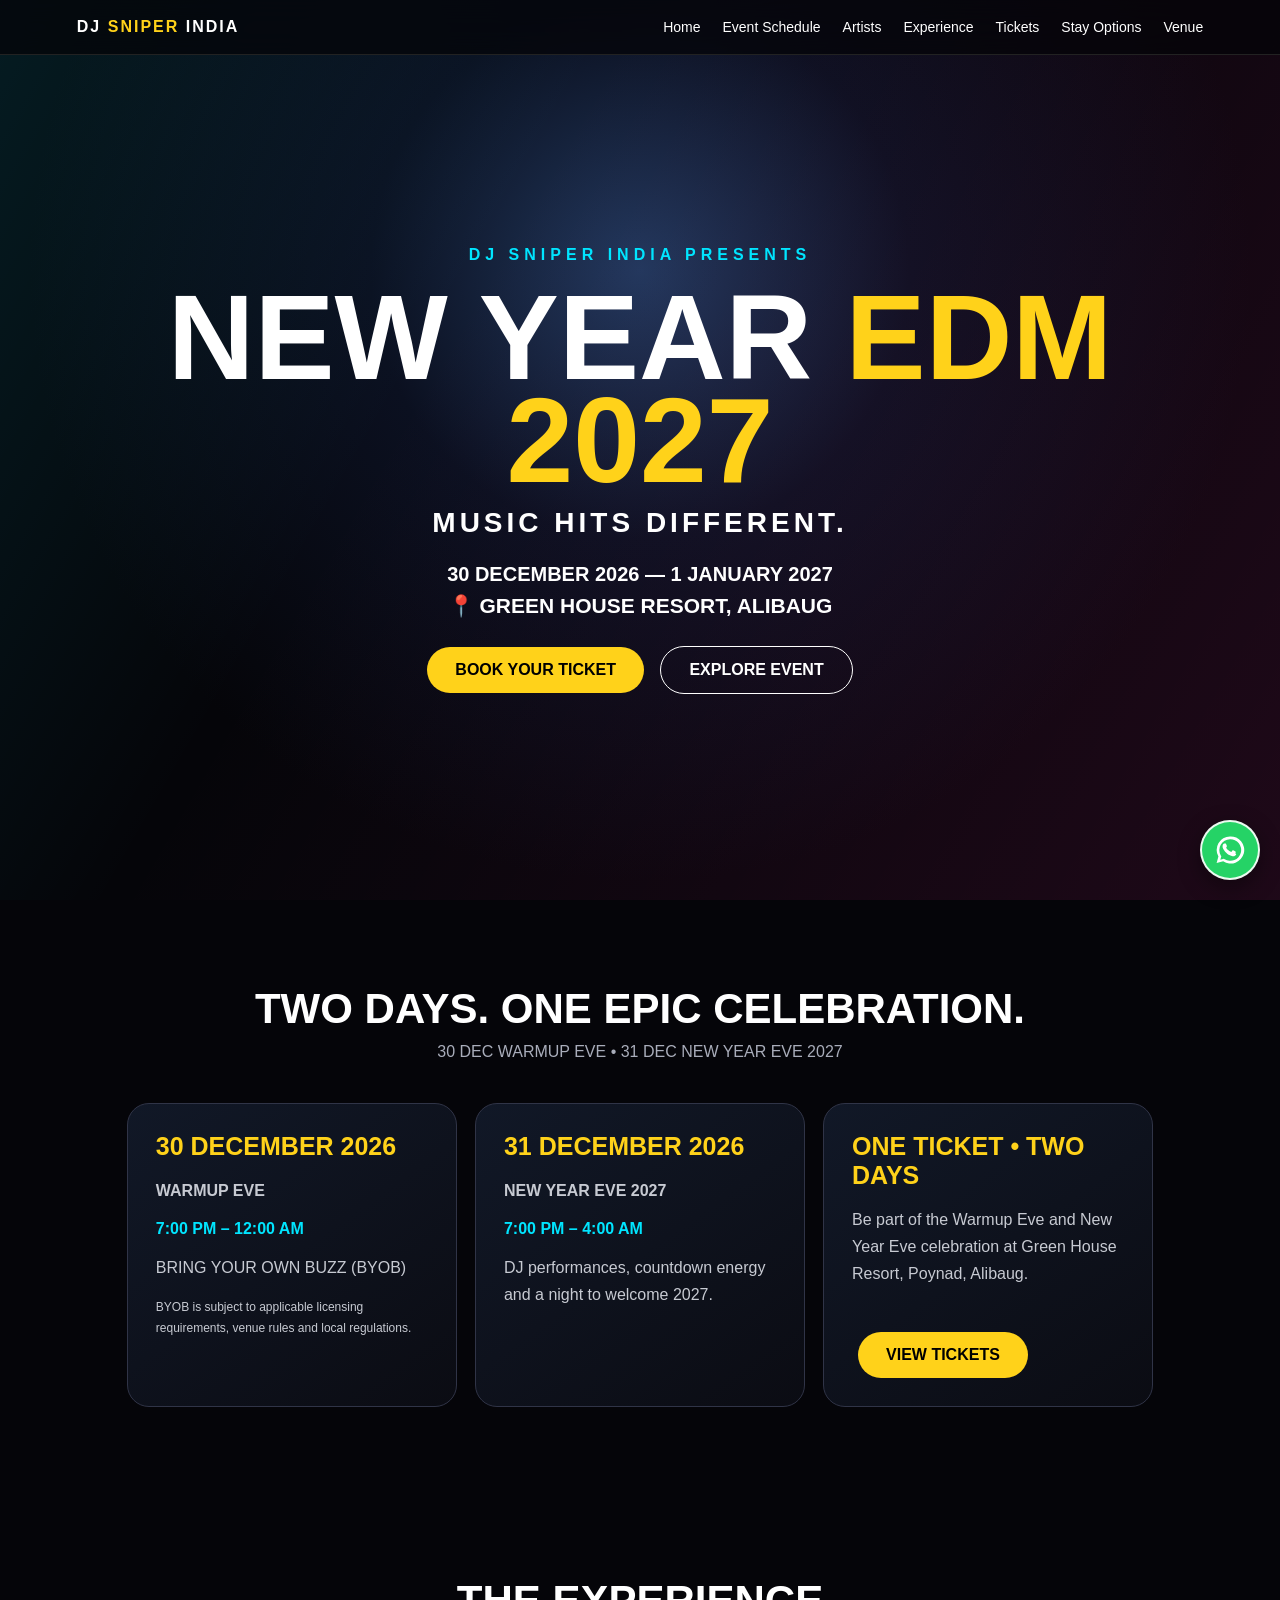
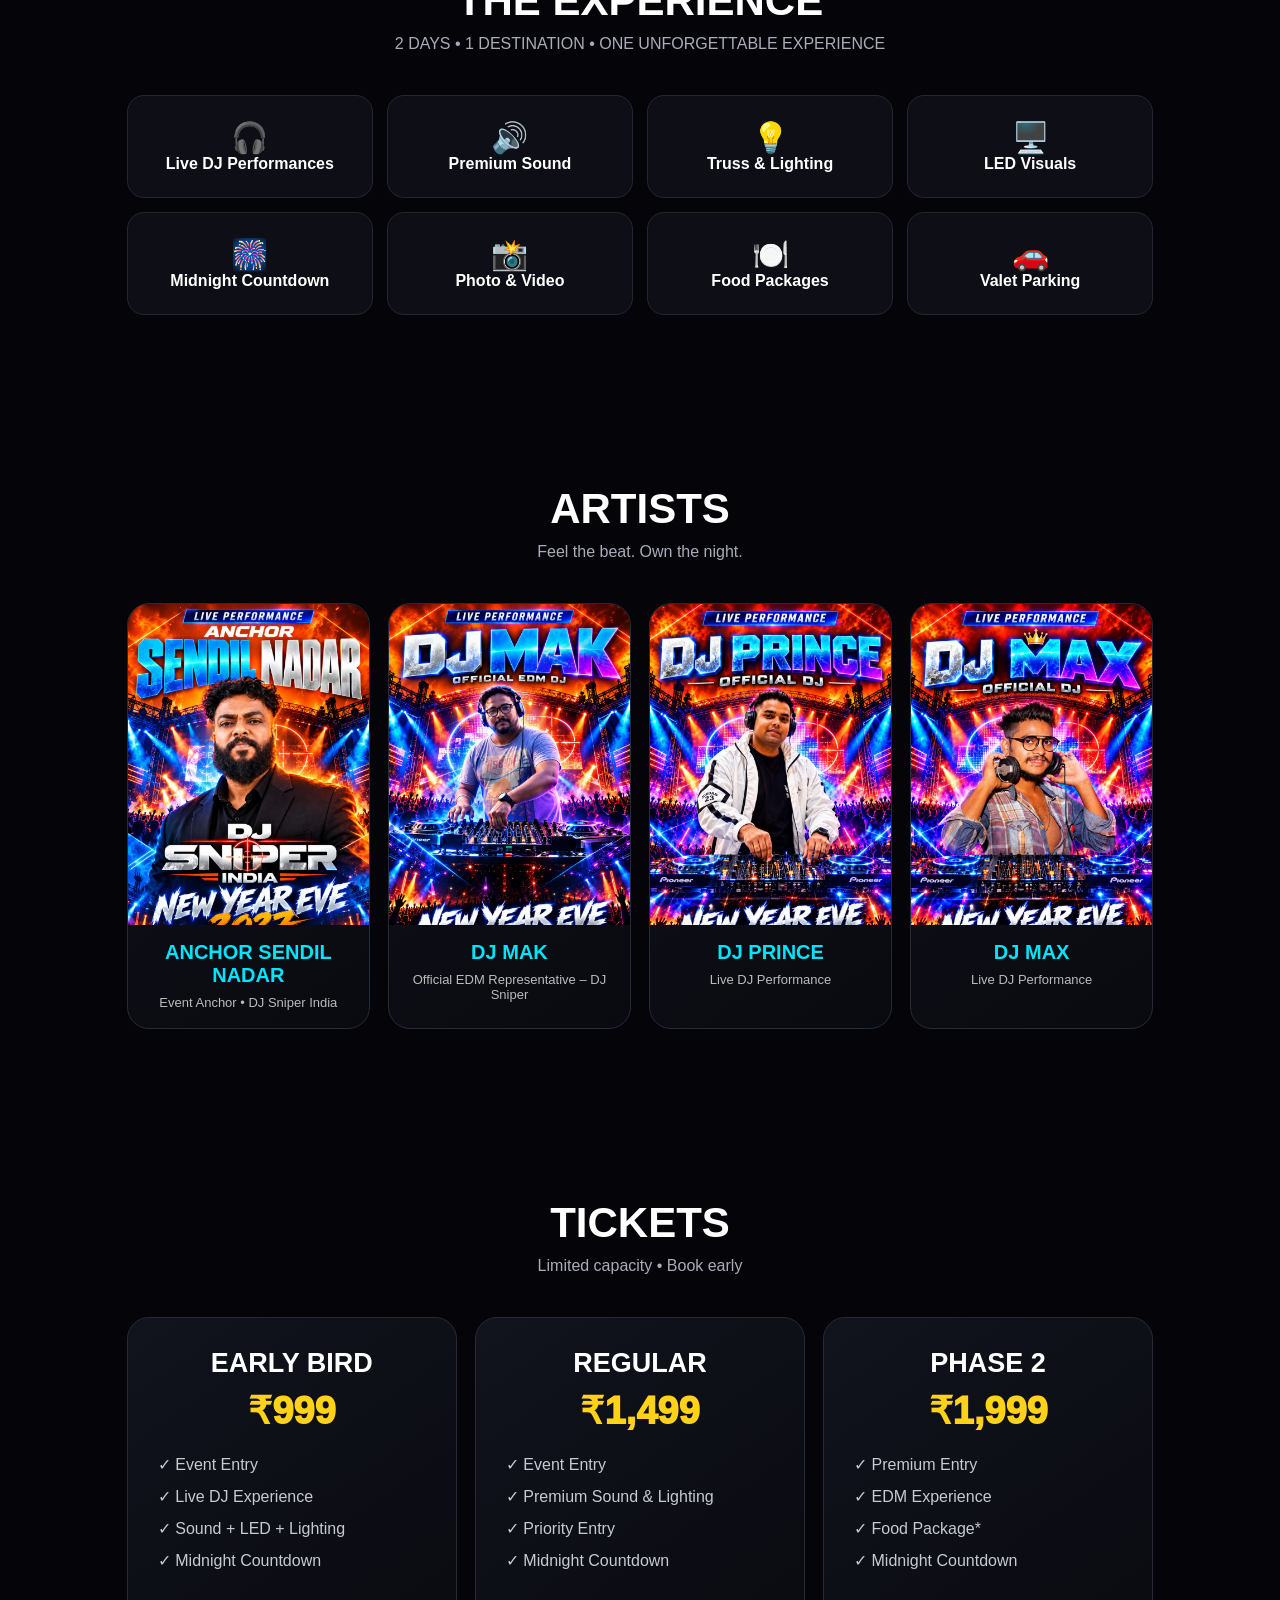
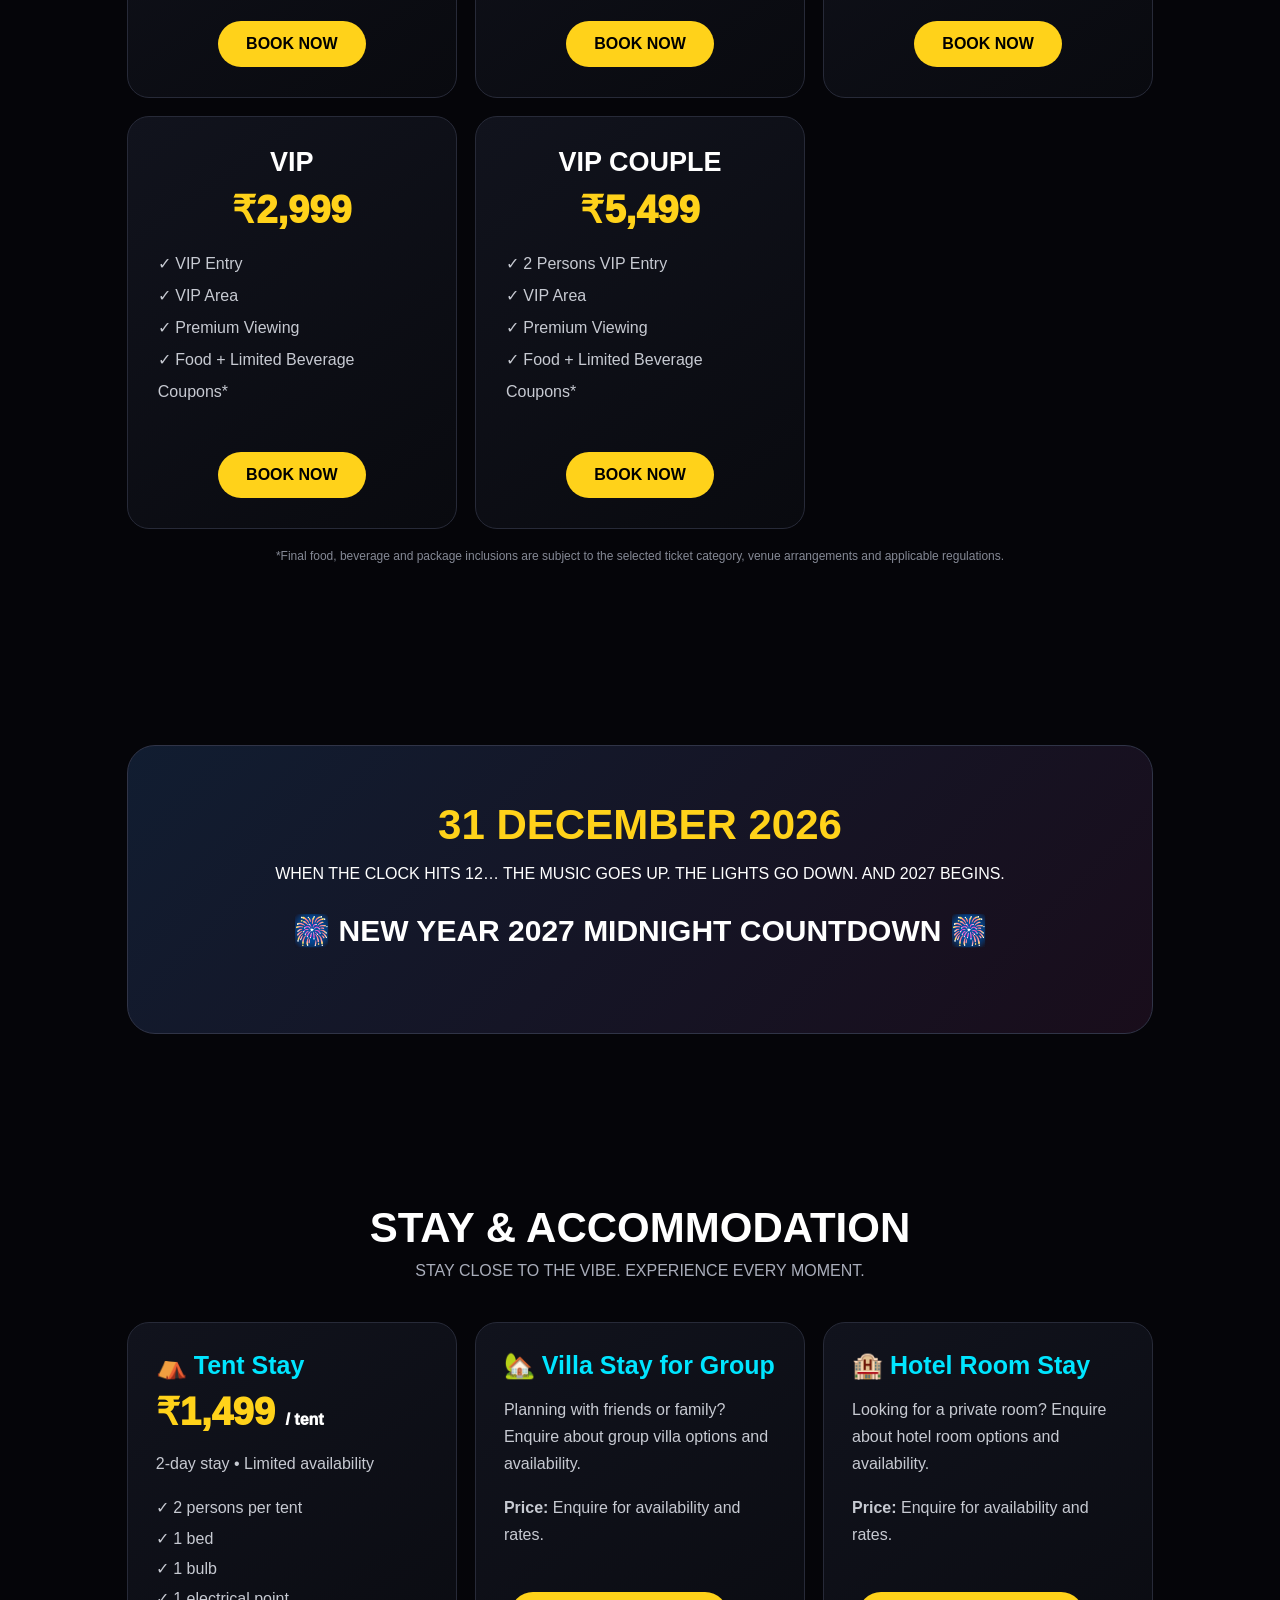
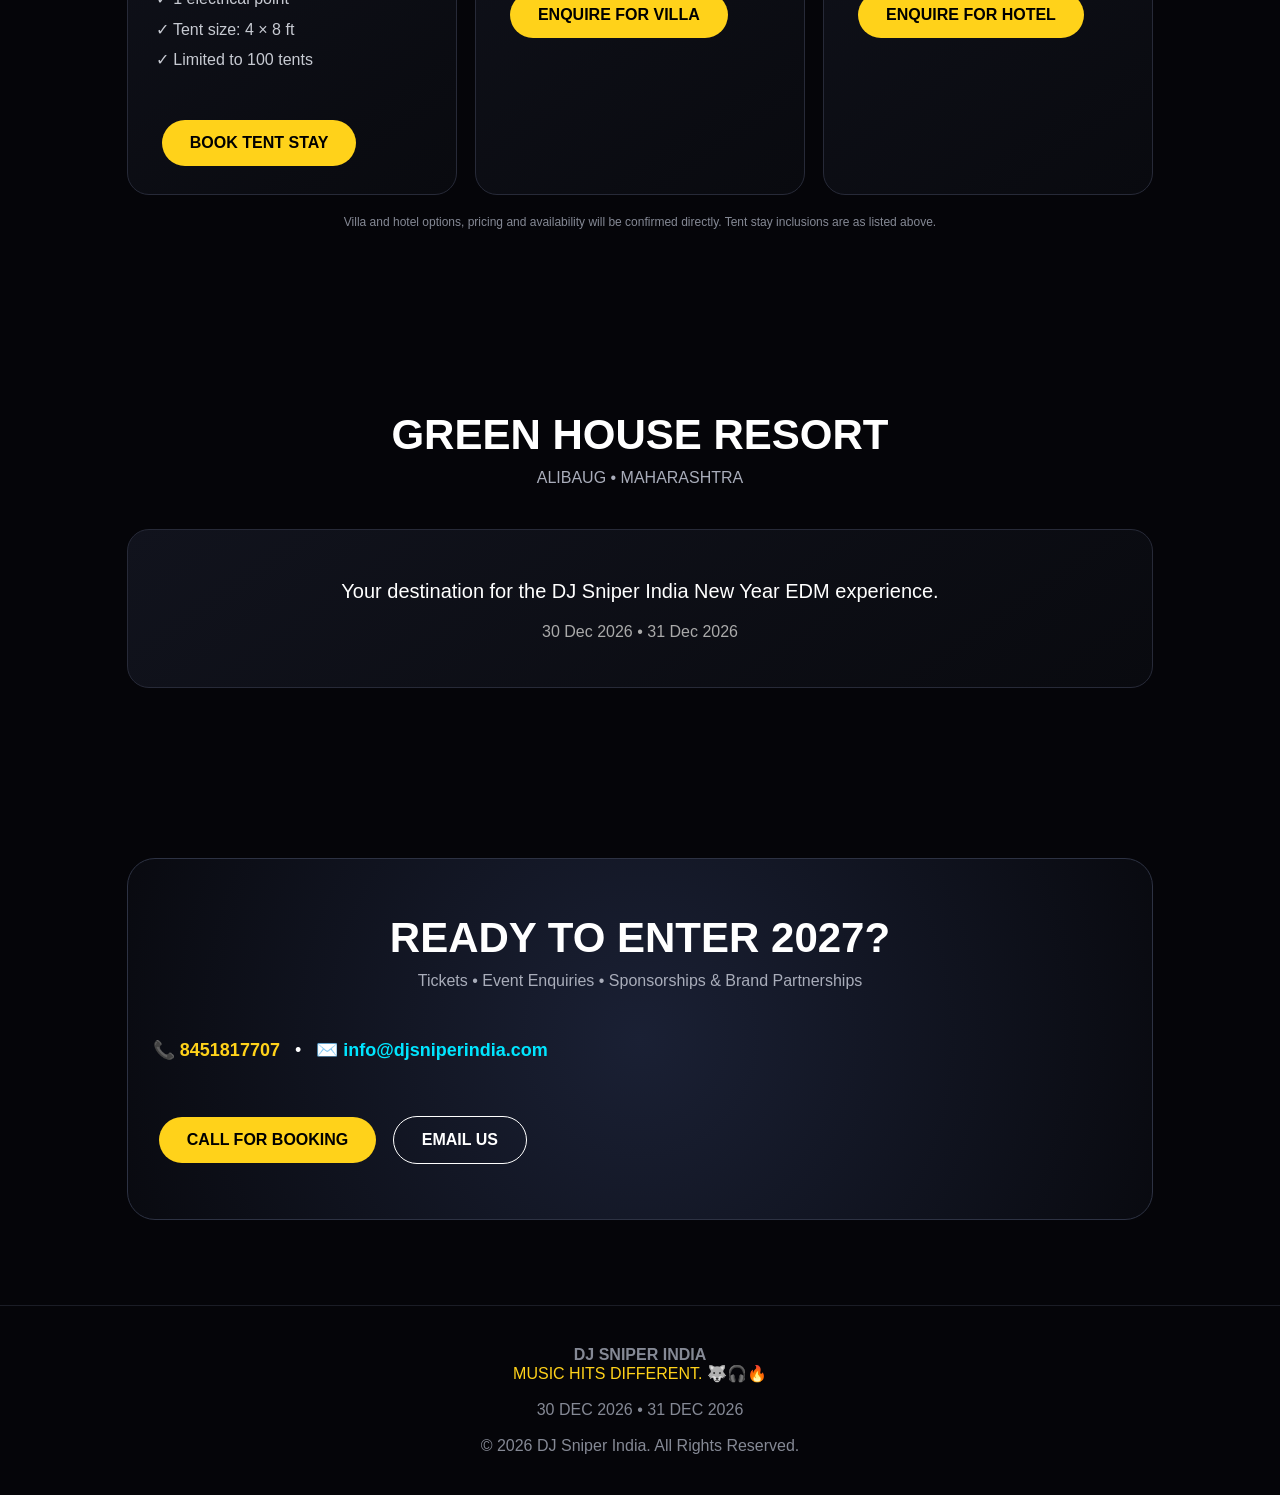
<file: new-year-2027-updated.html>
<!DOCTYPE html>
<html lang="en">
<head>
 <!-- Google tag (gtag.js) -->
<script async src="https://www.googletagmanager.com/gtag/js?id=G-HPMJDN6FB5"></script>
<script>
  window.dataLayer = window.dataLayer || [];
  function gtag(){dataLayer.push(arguments);}
  gtag('js', new Date());

  gtag('config', 'G-D4YTMY7X0W');
</script>
<meta charset="UTF-8">
<meta name="viewport" content="width=device-width,initial-scale=1">
<title>DJ Sniper India | New Year EDM 2027</title>
<meta name="description" content="DJ Sniper India New Year EDM 2027 – 30 Dec 2026 to 1 Jan 2027 at Green House Resort, Alibaug.">
<style>
:root{--bg:#050509;--panel:#0d0e16;--gold:#ffd21a;--cyan:#00e5ff;--pink:#ff2aa1;--muted:#a9adba}
*{box-sizing:border-box}html{scroll-behavior:smooth}body{margin:0;background:var(--bg);color:#fff;font-family:Arial,Helvetica,sans-serif}
nav{position:fixed;top:0;left:0;right:0;z-index:20;padding:18px 6%;display:flex;align-items:center;justify-content:space-between;background:rgba(5,5,9,.75);backdrop-filter:blur(14px);border-bottom:1px solid #222}
.logo{font-weight:900;letter-spacing:2px}.logo b{color:var(--gold)}nav a{color:#fff;text-decoration:none;margin-left:22px;font-size:14px}
.hero{min-height:100vh;display:grid;place-items:center;text-align:center;padding:100px 20px 60px;position:relative;overflow:hidden;background:radial-gradient(circle at 50% 30%,#21385d 0,#0b1020 30%,#050509 68%)}
.hero:after{content:"";position:absolute;inset:0;background:linear-gradient(120deg,rgba(0,229,255,.10),transparent 35%,rgba(255,42,161,.10))}
.hero>*{position:relative;z-index:2}.eyebrow{color:var(--cyan);font-weight:800;letter-spacing:5px}.hero h1{font-size:clamp(55px,10vw,120px);line-height:.86;margin:22px 0 15px;text-transform:uppercase}.hero h1 span{color:var(--gold)}.tag{font-size:clamp(18px,3vw,28px);letter-spacing:4px;font-weight:800}.date{margin:24px 0 8px;font-size:20px;font-weight:700}.venue{font-size:21px;font-weight:900}
.btn{display:inline-block;padding:14px 28px;border-radius:999px;text-decoration:none;font-weight:900;margin:28px 6px 0}.primary{background:var(--gold);color:#000}.outline{border:1px solid #fff;color:#fff}
section{max-width:1180px;margin:auto;padding:85px 6%}.section-title{text-align:center;font-size:42px;margin:0 0 10px}.section-sub{text-align:center;color:var(--muted);margin:0 0 42px}
.grid3{display:grid;grid-template-columns:repeat(3,1fr);gap:18px}.card{background:linear-gradient(145deg,#11131d,#090a0f);border:1px solid #272a38;border-radius:22px;padding:30px;text-align:center}.card h3{font-size:27px;margin:0 0 8px}.artist h3{color:var(--cyan)}.artist p{color:#bbb}.price{font-size:38px;color:var(--gold);font-weight:1000;margin:10px 0 16px}.card ul{list-style:none;padding:0;color:#c7cad2;line-height:2;text-align:left}.small{font-size:12px;color:#858995}
.features{display:grid;grid-template-columns:repeat(4,1fr);gap:14px}.feature{padding:24px 12px;background:var(--panel);border:1px solid #242733;border-radius:17px;text-align:center}.feature .ico{font-size:30px}
.countdown{padding:55px 20px;text-align:center;border-radius:28px;background:linear-gradient(135deg,#111d31,#190d1b);border:1px solid #303447}.countdown h2{font-size:42px;margin:0 0 10px;color:var(--gold)}
.cta{text-align:center}.cta-box{padding:55px 25px;border-radius:28px;background:radial-gradient(circle,#1a2034,#090a10);border:1px solid #2d3243}
.event-grid,.stay-grid{display:grid;grid-template-columns:repeat(3,1fr);gap:18px}
.event-card{background:linear-gradient(145deg,#111827,#0b0c13);border:1px solid #303447;border-radius:22px;padding:28px;text-align:left}
.event-card h3{color:var(--gold);font-size:25px;margin:0 0 10px}
.event-time{color:var(--cyan);font-weight:800;margin:12px 0}
.stay-card{background:linear-gradient(145deg,#11131d,#090a0f);border:1px solid #272a38;border-radius:22px;padding:28px;text-align:left}
.stay-card h3{font-size:25px;margin:0 0 10px;color:var(--cyan)}
.stay-card p,.event-card p{color:#c7cad2;line-height:1.7}
.stay-card ul{list-style:none;padding:0;color:#c7cad2;line-height:1.9}
@media(max-width:800px){.event-grid,.stay-grid{grid-template-columns:1fr}}
footer{text-align:center;padding:40px 20px;border-top:1px solid #1b1d26;color:#858995}.gold{color:var(--gold)}
@media(max-width:800px){nav .links{display:none}.grid3{grid-template-columns:1fr}.features{grid-template-columns:repeat(2,1fr)}section{padding:65px 5%}}
@media(max-width:480px){.features{grid-template-columns:1fr}.hero h1{font-size:52px}.tag{letter-spacing:2px}}

/* Artist profile cards — additive styles only */
.artist-profile-grid{display:grid;grid-template-columns:repeat(4,minmax(0,1fr));gap:18px}
.artist-profile-card{background:linear-gradient(145deg,#11131d,#090a0f);border:1px solid #272a38;border-radius:22px;overflow:hidden;text-align:center}
.artist-profile-card img{display:block;width:100%;aspect-ratio:3/4;object-fit:cover;object-position:top}
.artist-profile-card h3{color:var(--cyan);font-size:20px;margin:16px 10px 8px}
.artist-profile-card p{color:#bbb;font-size:13px;margin:0 12px 18px}
@media(max-width:800px){.artist-profile-grid{grid-template-columns:repeat(2,minmax(0,1fr))}}
@media(max-width:480px){.artist-profile-grid{gap:12px}.artist-profile-card h3{font-size:16px}}

</style>
</head>
<body>
<nav>
<div class="logo">DJ <b>SNIPER</b> INDIA</div>
<div class="links"><a href="#home">Home</a><a href="#schedule">Event Schedule</a><a href="#artists">Artists</a><a href="#experience">Experience</a><a href="#tickets">Tickets</a><a href="#stay">Stay Options</a><a href="#venue">Venue</a></div>
</nav>

<header class="hero" id="home">
<div>
<div class="eyebrow">DJ SNIPER INDIA PRESENTS</div>
<h1>NEW YEAR <span>EDM 2027</span></h1>
<div class="tag">MUSIC HITS DIFFERENT.</div>
<div class="date">30 DECEMBER 2026 — 1 JANUARY 2027</div>
<div class="venue">📍 GREEN HOUSE RESORT, ALIBAUG</div>
<a class="btn primary" href="#tickets">BOOK YOUR TICKET</a>
<a class="btn outline" href="#experience">EXPLORE EVENT</a>
</div>
</header>



<section id="schedule">
 <h2 class="section-title">TWO DAYS. ONE EPIC CELEBRATION.</h2>
 <p class="section-sub">30 DEC WARMUP EVE • 31 DEC NEW YEAR EVE 2027</p>
 <div class="event-grid">
  <div class="event-card">
   <h3>30 DECEMBER 2026</h3>
   <p><strong>WARMUP EVE</strong></p>
   <div class="event-time">7:00 PM – 12:00 AM</div>
   <p>BRING YOUR OWN BUZZ (BYOB)</p>
   <p class="small">BYOB is subject to applicable licensing requirements, venue rules and local regulations.</p>
  </div>
  <div class="event-card">
   <h3>31 DECEMBER 2026</h3>
   <p><strong>NEW YEAR EVE 2027</strong></p>
   <div class="event-time">7:00 PM – 4:00 AM</div>
   <p>DJ performances, countdown energy and a night to welcome 2027.</p>
  </div>
  <div class="event-card">
   <h3>ONE TICKET • TWO DAYS</h3>
   <p>Be part of the Warmup Eve and New Year Eve celebration at Green House Resort, Poynad, Alibaug.</p>
   <a class="btn primary" href="#tickets">VIEW TICKETS</a>
  </div>
 </div>
</section>

<section id="experience">
<h2 class="section-title">THE EXPERIENCE</h2>
<p class="section-sub">2 DAYS • 1 DESTINATION • ONE UNFORGETTABLE EXPERIENCE</p>
<div class="features">
<div class="feature"><div class="ico">🎧</div><b>Live DJ Performances</b></div>
<div class="feature"><div class="ico">🔊</div><b>Premium Sound</b></div>
<div class="feature"><div class="ico">💡</div><b>Truss & Lighting</b></div>
<div class="feature"><div class="ico">🖥️</div><b>LED Visuals</b></div>
<div class="feature"><div class="ico">🎆</div><b>Midnight Countdown</b></div>
<div class="feature"><div class="ico">📸</div><b>Photo & Video</b></div>
<div class="feature"><div class="ico">🍽️</div><b>Food Packages</b></div>
<div class="feature"><div class="ico">🚗</div><b>Valet Parking</b></div>
</div>
</section>

<section id="artists">
<h2 class="section-title">ARTISTS</h2>
<p class="section-sub">Feel the beat. Own the night.</p>
<div class="artist-profile-grid">
<div class="artist-profile-card"><img src="artist-profile-images/anchor-sendil-nadar.png" alt="Anchor Sendil Nadar"><h3>ANCHOR SENDIL NADAR</h3><p>Event Anchor • DJ Sniper India</p></div>
<div class="artist-profile-card"><img src="artist-profile-images/dj-mak.png" alt="DJ MAK"><h3>DJ MAK</h3><p>Official EDM Representative – DJ Sniper</p></div>
<div class="artist-profile-card"><img src="artist-profile-images/dj-prince.png" alt="DJ Prince"><h3>DJ PRINCE</h3><p>Live DJ Performance</p></div>
<div class="artist-profile-card"><img src="artist-profile-images/dj-max.png" alt="DJ Max"><h3>DJ MAX</h3><p>Live DJ Performance</p></div>
</div>
</section>

<section id="tickets">
<h2 class="section-title">TICKETS</h2>
<p class="section-sub">Limited capacity • Book early</p>
<div class="grid3">
<div class="card"><h3>EARLY BIRD</h3><div class="price">₹999</div><ul><li>✓ Event Entry</li><li>✓ Live DJ Experience</li><li>✓ Sound + LED + Lighting</li><li>✓ Midnight Countdown</li></ul><a class="btn primary" href="#contact">BOOK NOW</a></div>
<div class="card"><h3>REGULAR</h3><div class="price">₹1,499</div><ul><li>✓ Event Entry</li><li>✓ Premium Sound & Lighting</li><li>✓ Priority Entry</li><li>✓ Midnight Countdown</li></ul><a class="btn primary" href="#contact">BOOK NOW</a></div>
<div class="card"><h3>PHASE 2</h3><div class="price">₹1,999</div><ul><li>✓ Premium Entry</li><li>✓ EDM Experience</li><li>✓ Food Package*</li><li>✓ Midnight Countdown</li></ul><a class="btn primary" href="#contact">BOOK NOW</a></div>
<div class="card"><h3>VIP</h3><div class="price">₹2,999</div><ul><li>✓ VIP Entry</li><li>✓ VIP Area</li><li>✓ Premium Viewing</li><li>✓ Food + Limited Beverage Coupons*</li></ul><a class="btn primary" href="#contact">BOOK NOW</a></div>
<div class="card"><h3>VIP COUPLE</h3><div class="price">₹5,499</div><ul><li>✓ 2 Persons VIP Entry</li><li>✓ VIP Area</li><li>✓ Premium Viewing</li><li>✓ Food + Limited Beverage Coupons*</li></ul><a class="btn primary" href="#contact">BOOK NOW</a></div>
</div>
<p class="small" style="text-align:center;margin-top:20px">*Final food, beverage and package inclusions are subject to the selected ticket category, venue arrangements and applicable regulations.</p>
</section>

<section>
<div class="countdown">
<h2>31 DECEMBER 2026</h2>
<p>WHEN THE CLOCK HITS 12… THE MUSIC GOES UP. THE LIGHTS GO DOWN. AND 2027 BEGINS.</p>
<h3 style="font-size:30px">🎆 NEW YEAR 2027 MIDNIGHT COUNTDOWN 🎆</h3>
</div>
</section>



<section id="stay">
 <h2 class="section-title">STAY & ACCOMMODATION</h2>
 <p class="section-sub">STAY CLOSE TO THE VIBE. EXPERIENCE EVERY MOMENT.</p>
 <div class="stay-grid">
  <div class="stay-card">
   <h3>⛺ Tent Stay</h3>
   <div class="price">₹1,499 <span style="font-size:16px;color:#fff">/ tent</span></div>
   <p>2-day stay • Limited availability</p>
   <ul>
    <li>✓ 2 persons per tent</li>
    <li>✓ 1 bed</li>
    <li>✓ 1 bulb</li>
    <li>✓ 1 electrical point</li>
    <li>✓ Tent size: 4 × 8 ft</li>
    <li>✓ Limited to 100 tents</li>
   </ul>
   <a class="btn primary" href="https://wa.me/918451817707?text=Hello%20DJ%20Sniper%20India%2C%20I%20want%20to%20book%20Tent%20Stay%20for%20New%20Year%202027." target="_blank" rel="noopener">BOOK TENT STAY</a>
  </div>
  <div class="stay-card">
   <h3>🏡 Villa Stay for Group</h3>
   <p>Planning with friends or family? Enquire about group villa options and availability.</p>
   <p><strong>Price:</strong> Enquire for availability and rates.</p>
   <a class="btn primary" href="https://wa.me/918451817707?text=Hello%20DJ%20Sniper%20India%2C%20please%20share%20Villa%20Stay%20for%20Group%20options%20and%20rates%20for%20New%20Year%202027." target="_blank" rel="noopener">ENQUIRE FOR VILLA</a>
  </div>
  <div class="stay-card">
   <h3>🏨 Hotel Room Stay</h3>
   <p>Looking for a private room? Enquire about hotel room options and availability.</p>
   <p><strong>Price:</strong> Enquire for availability and rates.</p>
   <a class="btn primary" href="https://wa.me/918451817707?text=Hello%20DJ%20Sniper%20India%2C%20please%20share%20Hotel%20Room%20Stay%20options%20and%20rates%20for%20New%20Year%202027." target="_blank" rel="noopener">ENQUIRE FOR HOTEL</a>
  </div>
 </div>
 <p class="small" style="text-align:center;margin-top:20px">Villa and hotel options, pricing and availability will be confirmed directly. Tent stay inclusions are as listed above.</p>
</section>

<section id="venue">
<h2 class="section-title">GREEN HOUSE RESORT</h2>
<p class="section-sub">ALIBAUG • MAHARASHTRA</p>
<div class="card">
<p style="font-size:20px">Your destination for the DJ Sniper India New Year EDM experience.</p>
<p style="margin-top:15px;color:#aaa">30 Dec 2026 • 31 Dec 2026</p>
</div>
</section>

<section id="contact">
<div class="cta-box">
<h2 class="section-title">READY TO ENTER 2027?</h2>
<p class="section-sub">Tickets • Event Enquiries • Sponsorships & Brand Partnerships</p>
<div style="margin:20px 0;font-size:18px;line-height:2">
  📞 <a href="tel:+918451817707" style="color:var(--gold);text-decoration:none;font-weight:800">8451817707</a>
  &nbsp; • &nbsp;
  ✉️ <a href="mailto:info@djsniperindia.com" style="color:var(--cyan);text-decoration:none;font-weight:800">info@djsniperindia.com</a>
</div>
<a class="btn primary" href="tel:+918828441091">CALL FOR BOOKING</a>
<a class="btn outline" href="mailto:info@djsniperindia.com">EMAIL US</a>
</div>
</section>

<footer>
<strong>DJ SNIPER INDIA</strong><br><span class="gold">MUSIC HITS DIFFERENT.</span> 🐺🎧🔥<br><br>
30 DEC 2026 • 31 DEC 2026<br><br>
© 2026 DJ Sniper India. All Rights Reserved.
</footer>
<a href="https://wa.me/918828441091?text=Hello%20DJ%20Sniper%20India%2C%20I%20want%20details%20about%20the%2031%20December%202026%20event." target="_blank" rel="noopener" aria-label="Chat on WhatsApp" style="position:fixed;right:20px;bottom:20px;z-index:10000;width:60px;height:60px;border-radius:50%;background:#25D366;color:#fff;text-decoration:none;display:flex;align-items:center;justify-content:center;box-shadow:0 7px 22px rgba(0,0,0,.4);border:2px solid rgba(255,255,255,.9);">
<svg viewBox="0 0 32 32" width="34" height="34" aria-hidden="true" fill="none">
<path fill="#fff" d="M16 3.2a12.7 12.7 0 0 0-10.9 19l-1.7 6.1 6.2-1.6A12.8 12.8 0 1 0 16 3.2Z"/>
<path fill="#25D366" d="M16 5.8a10.2 10.2 0 0 0-8.7 15.3l.5.8-.9 3.2 3.3-.9.8.5A10.2 10.2 0 1 0 16 5.8Zm5.9 14.5c-.3.8-1.5 1.4-2.1 1.5-.5.1-1.2.2-2-.1-.5-.2-1.1-.4-1.9-.8-3.3-1.4-5.4-4.8-5.6-5-.2-.3-1.3-1.7-1.3-3.2s.8-2.2 1.1-2.5c.3-.3.6-.4.9-.4h.7c.2 0 .4.1.5.4l.8 1.9c.1.3.1.5 0 .7l-.4.6c-.1.2-.3.3-.1.6.2.3.8 1.3 1.7 2.1 1.2 1.1 2.2 1.4 2.5 1.6.3.1.5.1.7-.1l.9-1.1c.2-.2.4-.3.7-.2l1.8.9c.3.2.5.2.5.4.1.2.1.9-.2 1.7Z"/>
</svg>
</a>
</body>
</html>
</file>
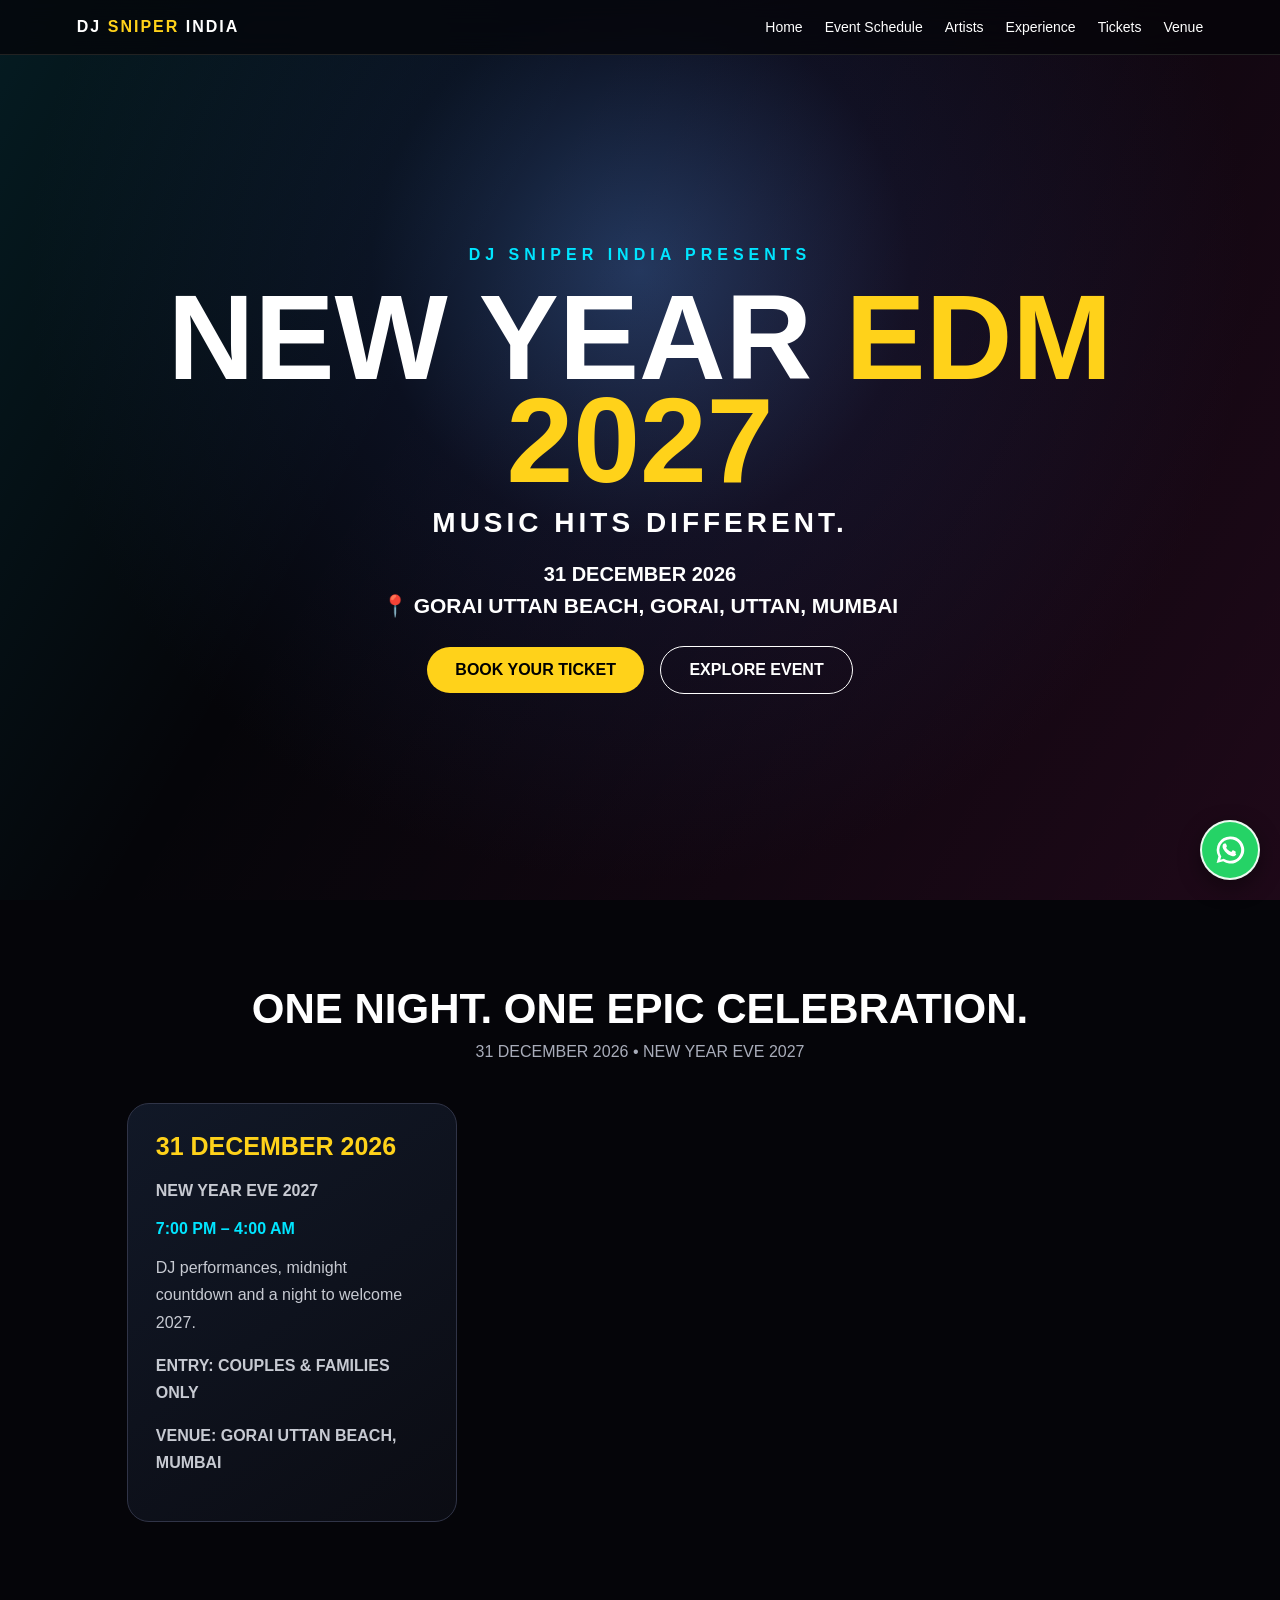
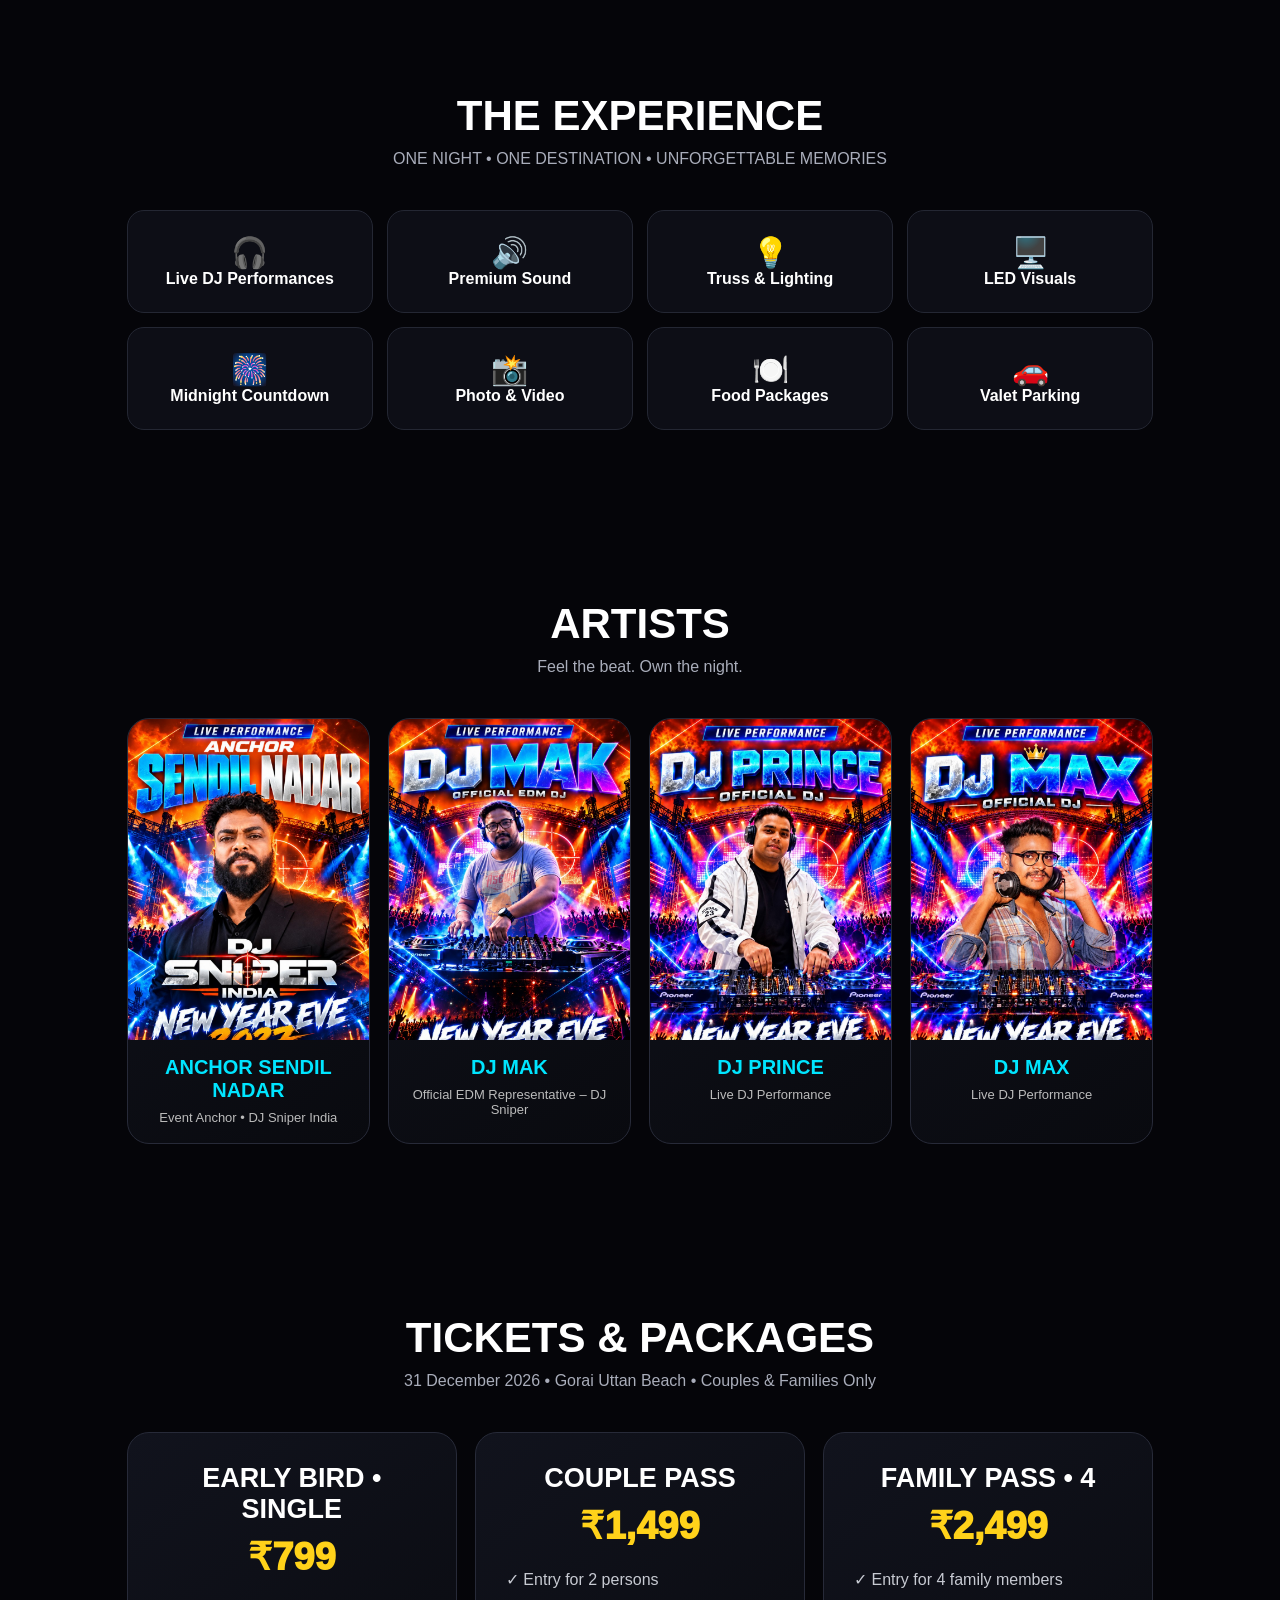
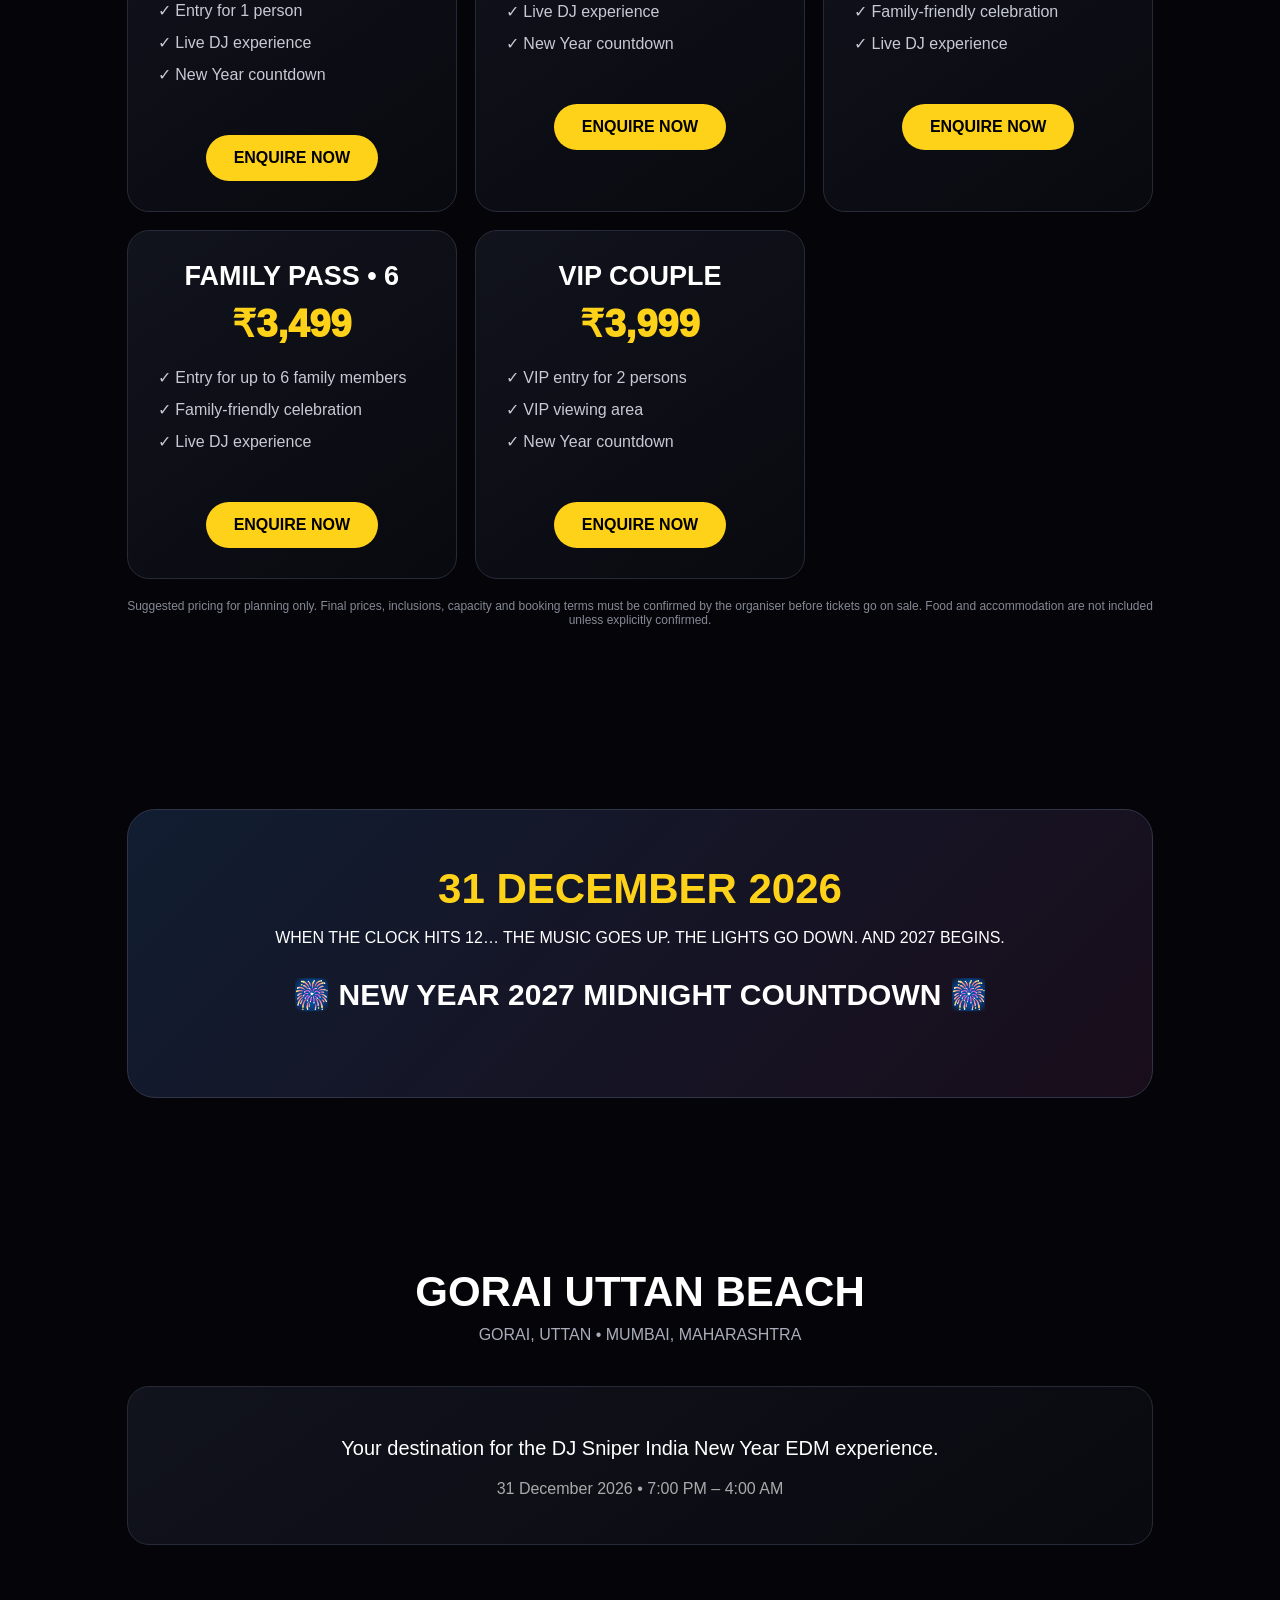
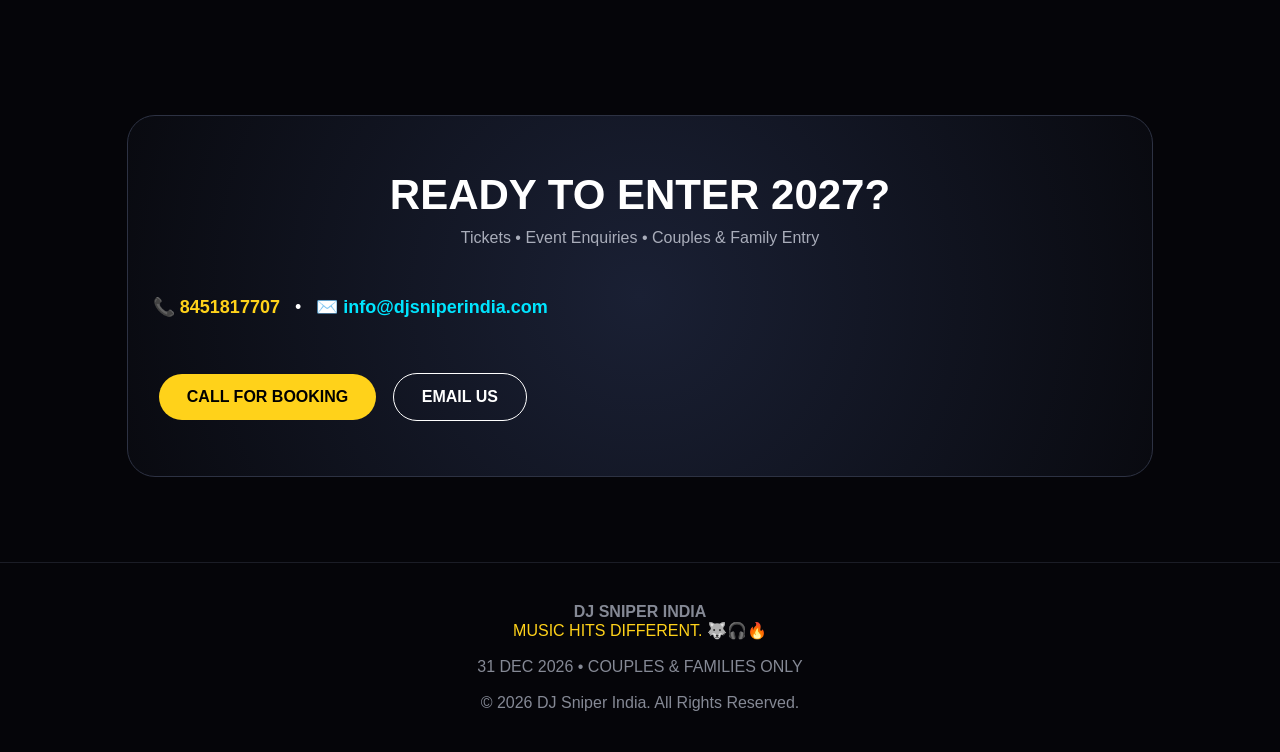
<file: new-year-2027.html>
<!DOCTYPE html>
<html lang="en">
<head>
 <!-- Google tag (gtag.js) -->
<script async src="https://www.googletagmanager.com/gtag/js?id=G-HPMJDN6FB5"></script>
<script>
  window.dataLayer = window.dataLayer || [];
  function gtag(){dataLayer.push(arguments);}
  gtag('js', new Date());

  gtag('config', 'G-D4YTMY7X0W');
</script>
<meta charset="UTF-8">
<meta name="viewport" content="width=device-width,initial-scale=1">
<title>DJ Sniper India | New Year EDM 2027</title>
<meta name="description" content="DJ Sniper India New Year Eve 2027 on 31 December 2026 at Gorai Uttan Beach, for couples and families only.">
<style>
:root{--bg:#050509;--panel:#0d0e16;--gold:#ffd21a;--cyan:#00e5ff;--pink:#ff2aa1;--muted:#a9adba}
*{box-sizing:border-box}html{scroll-behavior:smooth}body{margin:0;background:var(--bg);color:#fff;font-family:Arial,Helvetica,sans-serif}
nav{position:fixed;top:0;left:0;right:0;z-index:20;padding:18px 6%;display:flex;align-items:center;justify-content:space-between;background:rgba(5,5,9,.75);backdrop-filter:blur(14px);border-bottom:1px solid #222}
.logo{font-weight:900;letter-spacing:2px}.logo b{color:var(--gold)}nav a{color:#fff;text-decoration:none;margin-left:22px;font-size:14px}
.hero{min-height:100vh;display:grid;place-items:center;text-align:center;padding:100px 20px 60px;position:relative;overflow:hidden;background:radial-gradient(circle at 50% 30%,#21385d 0,#0b1020 30%,#050509 68%)}
.hero:after{content:"";position:absolute;inset:0;background:linear-gradient(120deg,rgba(0,229,255,.10),transparent 35%,rgba(255,42,161,.10))}
.hero>*{position:relative;z-index:2}.eyebrow{color:var(--cyan);font-weight:800;letter-spacing:5px}.hero h1{font-size:clamp(55px,10vw,120px);line-height:.86;margin:22px 0 15px;text-transform:uppercase}.hero h1 span{color:var(--gold)}.tag{font-size:clamp(18px,3vw,28px);letter-spacing:4px;font-weight:800}.date{margin:24px 0 8px;font-size:20px;font-weight:700}.venue{font-size:21px;font-weight:900}
.btn{display:inline-block;padding:14px 28px;border-radius:999px;text-decoration:none;font-weight:900;margin:28px 6px 0}.primary{background:var(--gold);color:#000}.outline{border:1px solid #fff;color:#fff}
section{max-width:1180px;margin:auto;padding:85px 6%}.section-title{text-align:center;font-size:42px;margin:0 0 10px}.section-sub{text-align:center;color:var(--muted);margin:0 0 42px}
.grid3{display:grid;grid-template-columns:repeat(3,1fr);gap:18px}.card{background:linear-gradient(145deg,#11131d,#090a0f);border:1px solid #272a38;border-radius:22px;padding:30px;text-align:center}.card h3{font-size:27px;margin:0 0 8px}.artist h3{color:var(--cyan)}.artist p{color:#bbb}.price{font-size:38px;color:var(--gold);font-weight:1000;margin:10px 0 16px}.card ul{list-style:none;padding:0;color:#c7cad2;line-height:2;text-align:left}.small{font-size:12px;color:#858995}
.features{display:grid;grid-template-columns:repeat(4,1fr);gap:14px}.feature{padding:24px 12px;background:var(--panel);border:1px solid #242733;border-radius:17px;text-align:center}.feature .ico{font-size:30px}
.countdown{padding:55px 20px;text-align:center;border-radius:28px;background:linear-gradient(135deg,#111d31,#190d1b);border:1px solid #303447}.countdown h2{font-size:42px;margin:0 0 10px;color:var(--gold)}
.cta{text-align:center}.cta-box{padding:55px 25px;border-radius:28px;background:radial-gradient(circle,#1a2034,#090a10);border:1px solid #2d3243}
.event-grid,.stay-grid{display:grid;grid-template-columns:repeat(3,1fr);gap:18px}
.event-card{background:linear-gradient(145deg,#111827,#0b0c13);border:1px solid #303447;border-radius:22px;padding:28px;text-align:left}
.event-card h3{color:var(--gold);font-size:25px;margin:0 0 10px}
.event-time{color:var(--cyan);font-weight:800;margin:12px 0}
.stay-card{background:linear-gradient(145deg,#11131d,#090a0f);border:1px solid #272a38;border-radius:22px;padding:28px;text-align:left}
.stay-card h3{font-size:25px;margin:0 0 10px;color:var(--cyan)}
.stay-card p,.event-card p{color:#c7cad2;line-height:1.7}
.stay-card ul{list-style:none;padding:0;color:#c7cad2;line-height:1.9}
@media(max-width:800px){.event-grid,.stay-grid{grid-template-columns:1fr}}
footer{text-align:center;padding:40px 20px;border-top:1px solid #1b1d26;color:#858995}.gold{color:var(--gold)}
@media(max-width:800px){nav .links{display:none}.grid3{grid-template-columns:1fr}.features{grid-template-columns:repeat(2,1fr)}section{padding:65px 5%}}
@media(max-width:480px){.features{grid-template-columns:1fr}.hero h1{font-size:52px}.tag{letter-spacing:2px}}

/* Artist profile cards — additive styles only */
.artist-profile-grid{display:grid;grid-template-columns:repeat(4,minmax(0,1fr));gap:18px}
.artist-profile-card{background:linear-gradient(145deg,#11131d,#090a0f);border:1px solid #272a38;border-radius:22px;overflow:hidden;text-align:center}
.artist-profile-card img{display:block;width:100%;aspect-ratio:3/4;object-fit:cover;object-position:top}
.artist-profile-card h3{color:var(--cyan);font-size:20px;margin:16px 10px 8px}
.artist-profile-card p{color:#bbb;font-size:13px;margin:0 12px 18px}
@media(max-width:800px){.artist-profile-grid{grid-template-columns:repeat(2,minmax(0,1fr))}}
@media(max-width:480px){.artist-profile-grid{gap:12px}.artist-profile-card h3{font-size:16px}}

</style>
</head>
<body>
<nav>
<div class="logo">DJ <b>SNIPER</b> INDIA</div>
<div class="links"><a href="#home">Home</a><a href="#schedule">Event Schedule</a><a href="#artists">Artists</a><a href="#experience">Experience</a><a href="#tickets">Tickets</a><a href="#venue">Venue</a></div>
</nav>

<header class="hero" id="home">
<div>
<div class="eyebrow">DJ SNIPER INDIA PRESENTS</div>
<h1>NEW YEAR <span>EDM 2027</span></h1>
<div class="tag">MUSIC HITS DIFFERENT.</div>
<div class="date">31 DECEMBER 2026</div>
<div class="venue">📍 GORAI UTTAN BEACH, GORAI, UTTAN, MUMBAI</div>
<a class="btn primary" href="#tickets">BOOK YOUR TICKET</a>
<a class="btn outline" href="#experience">EXPLORE EVENT</a>
</div>
</header>



<section id="schedule">
 <h2 class="section-title">ONE NIGHT. ONE EPIC CELEBRATION.</h2>
 <p class="section-sub">31 DECEMBER 2026 • NEW YEAR EVE 2027</p>
 <div class="event-grid">
  <div class="event-card">
   <h3>31 DECEMBER 2026</h3>
   <p><strong>NEW YEAR EVE 2027</strong></p>
   <div class="event-time">7:00 PM – 4:00 AM</div>
   <p>DJ performances, midnight countdown and a night to welcome 2027.</p>
   <p><strong>ENTRY: COUPLES &amp; FAMILIES ONLY</strong></p>
   <p><strong>VENUE: GORAI UTTAN BEACH, MUMBAI</strong></p>
  </div>
 </div>
</section>

<section id="experience">
<h2 class="section-title">THE EXPERIENCE</h2>
<p class="section-sub">ONE NIGHT • ONE DESTINATION • UNFORGETTABLE MEMORIES</p>
<div class="features">
<div class="feature"><div class="ico">🎧</div><b>Live DJ Performances</b></div>
<div class="feature"><div class="ico">🔊</div><b>Premium Sound</b></div>
<div class="feature"><div class="ico">💡</div><b>Truss & Lighting</b></div>
<div class="feature"><div class="ico">🖥️</div><b>LED Visuals</b></div>
<div class="feature"><div class="ico">🎆</div><b>Midnight Countdown</b></div>
<div class="feature"><div class="ico">📸</div><b>Photo & Video</b></div>
<div class="feature"><div class="ico">🍽️</div><b>Food Packages</b></div>
<div class="feature"><div class="ico">🚗</div><b>Valet Parking</b></div>
</div>
</section>

<section id="artists">
<h2 class="section-title">ARTISTS</h2>
<p class="section-sub">Feel the beat. Own the night.</p>
<div class="artist-profile-grid">
<div class="artist-profile-card"><img src="artist-profile-images/anchor-sendil-nadar.png" alt="Anchor Sendil Nadar"><h3>ANCHOR SENDIL NADAR</h3><p>Event Anchor • DJ Sniper India</p></div>
<div class="artist-profile-card"><img src="artist-profile-images/dj-mak.png" alt="DJ MAK"><h3>DJ MAK</h3><p>Official EDM Representative – DJ Sniper</p></div>
<div class="artist-profile-card"><img src="artist-profile-images/dj-prince.png" alt="DJ Prince"><h3>DJ PRINCE</h3><p>Live DJ Performance</p></div>
<div class="artist-profile-card"><img src="artist-profile-images/dj-max.png" alt="DJ Max"><h3>DJ MAX</h3><p>Live DJ Performance</p></div>
</div>
</section>

<section id="tickets">
 <h2 class="section-title">TICKETS &amp; PACKAGES</h2>
 <p class="section-sub">31 December 2026 • Gorai Uttan Beach • Couples &amp; Families Only</p>
 <div class="grid3">
  <div class="card"><h3>EARLY BIRD • SINGLE</h3><div class="price">₹799</div><ul><li>✓ Entry for 1 person</li><li>✓ Live DJ experience</li><li>✓ New Year countdown</li></ul><a class="btn primary" href="#contact">ENQUIRE NOW</a></div>
  <div class="card"><h3>COUPLE PASS</h3><div class="price">₹1,499</div><ul><li>✓ Entry for 2 persons</li><li>✓ Live DJ experience</li><li>✓ New Year countdown</li></ul><a class="btn primary" href="#contact">ENQUIRE NOW</a></div>
  <div class="card"><h3>FAMILY PASS • 4</h3><div class="price">₹2,499</div><ul><li>✓ Entry for 4 family members</li><li>✓ Family-friendly celebration</li><li>✓ Live DJ experience</li></ul><a class="btn primary" href="#contact">ENQUIRE NOW</a></div>
  <div class="card"><h3>FAMILY PASS • 6</h3><div class="price">₹3,499</div><ul><li>✓ Entry for up to 6 family members</li><li>✓ Family-friendly celebration</li><li>✓ Live DJ experience</li></ul><a class="btn primary" href="#contact">ENQUIRE NOW</a></div>
  <div class="card"><h3>VIP COUPLE</h3><div class="price">₹3,999</div><ul><li>✓ VIP entry for 2 persons</li><li>✓ VIP viewing area</li><li>✓ New Year countdown</li></ul><a class="btn primary" href="#contact">ENQUIRE NOW</a></div>
 </div>
 <p class="small" style="text-align:center;margin-top:20px">Suggested pricing for planning only. Final prices, inclusions, capacity and booking terms must be confirmed by the organiser before tickets go on sale. Food and accommodation are not included unless explicitly confirmed.</p>
</section>

<section>
<div class="countdown">
<h2>31 DECEMBER 2026</h2>
<p>WHEN THE CLOCK HITS 12… THE MUSIC GOES UP. THE LIGHTS GO DOWN. AND 2027 BEGINS.</p>
<h3 style="font-size:30px">🎆 NEW YEAR 2027 MIDNIGHT COUNTDOWN 🎆</h3>
</div>
</section>





<section id="venue">
<h2 class="section-title">GORAI UTTAN BEACH</h2>
<p class="section-sub">GORAI, UTTAN • MUMBAI, MAHARASHTRA</p>
<div class="card">
<p style="font-size:20px">Your destination for the DJ Sniper India New Year EDM experience.</p>
<p style="margin-top:15px;color:#aaa">31 December 2026 • 7:00 PM – 4:00 AM</p>
</div>
</section>

<section id="contact">
<div class="cta-box">
<h2 class="section-title">READY TO ENTER 2027?</h2>
<p class="section-sub">Tickets • Event Enquiries • Couples & Family Entry</p>
<div style="margin:20px 0;font-size:18px;line-height:2">
  📞 <a href="tel:+918451817707" style="color:var(--gold);text-decoration:none;font-weight:800">8451817707</a>
  &nbsp; • &nbsp;
  ✉️ <a href="mailto:info@djsniperindia.com" style="color:var(--cyan);text-decoration:none;font-weight:800">info@djsniperindia.com</a>
</div>
<a class="btn primary" href="tel:+918828441091">CALL FOR BOOKING</a>
<a class="btn outline" href="mailto:info@djsniperindia.com">EMAIL US</a>
</div>
</section>

<footer>
<strong>DJ SNIPER INDIA</strong><br><span class="gold">MUSIC HITS DIFFERENT.</span> 🐺🎧🔥<br><br>
31 DEC 2026 • COUPLES & FAMILIES ONLY<br><br>
© 2026 DJ Sniper India. All Rights Reserved.
</footer>
<a href="https://wa.me/918828441091?text=Hello%20DJ%20Sniper%20India%2C%20I%20want%20details%20about%20the%2031%20December%202026%20event." target="_blank" rel="noopener" aria-label="Chat on WhatsApp" style="position:fixed;right:20px;bottom:20px;z-index:10000;width:60px;height:60px;border-radius:50%;background:#25D366;color:#fff;text-decoration:none;display:flex;align-items:center;justify-content:center;box-shadow:0 7px 22px rgba(0,0,0,.4);border:2px solid rgba(255,255,255,.9);">
<svg viewBox="0 0 32 32" width="34" height="34" aria-hidden="true" fill="none">
<path fill="#fff" d="M16 3.2a12.7 12.7 0 0 0-10.9 19l-1.7 6.1 6.2-1.6A12.8 12.8 0 1 0 16 3.2Z"/>
<path fill="#25D366" d="M16 5.8a10.2 10.2 0 0 0-8.7 15.3l.5.8-.9 3.2 3.3-.9.8.5A10.2 10.2 0 1 0 16 5.8Zm5.9 14.5c-.3.8-1.5 1.4-2.1 1.5-.5.1-1.2.2-2-.1-.5-.2-1.1-.4-1.9-.8-3.3-1.4-5.4-4.8-5.6-5-.2-.3-1.3-1.7-1.3-3.2s.8-2.2 1.1-2.5c.3-.3.6-.4.9-.4h.7c.2 0 .4.1.5.4l.8 1.9c.1.3.1.5 0 .7l-.4.6c-.1.2-.3.3-.1.6.2.3.8 1.3 1.7 2.1 1.2 1.1 2.2 1.4 2.5 1.6.3.1.5.1.7-.1l.9-1.1c.2-.2.4-.3.7-.2l1.8.9c.3.2.5.2.5.4.1.2.1.9-.2 1.7Z"/>
</svg>
</a>
</body>
</html>
</file>
